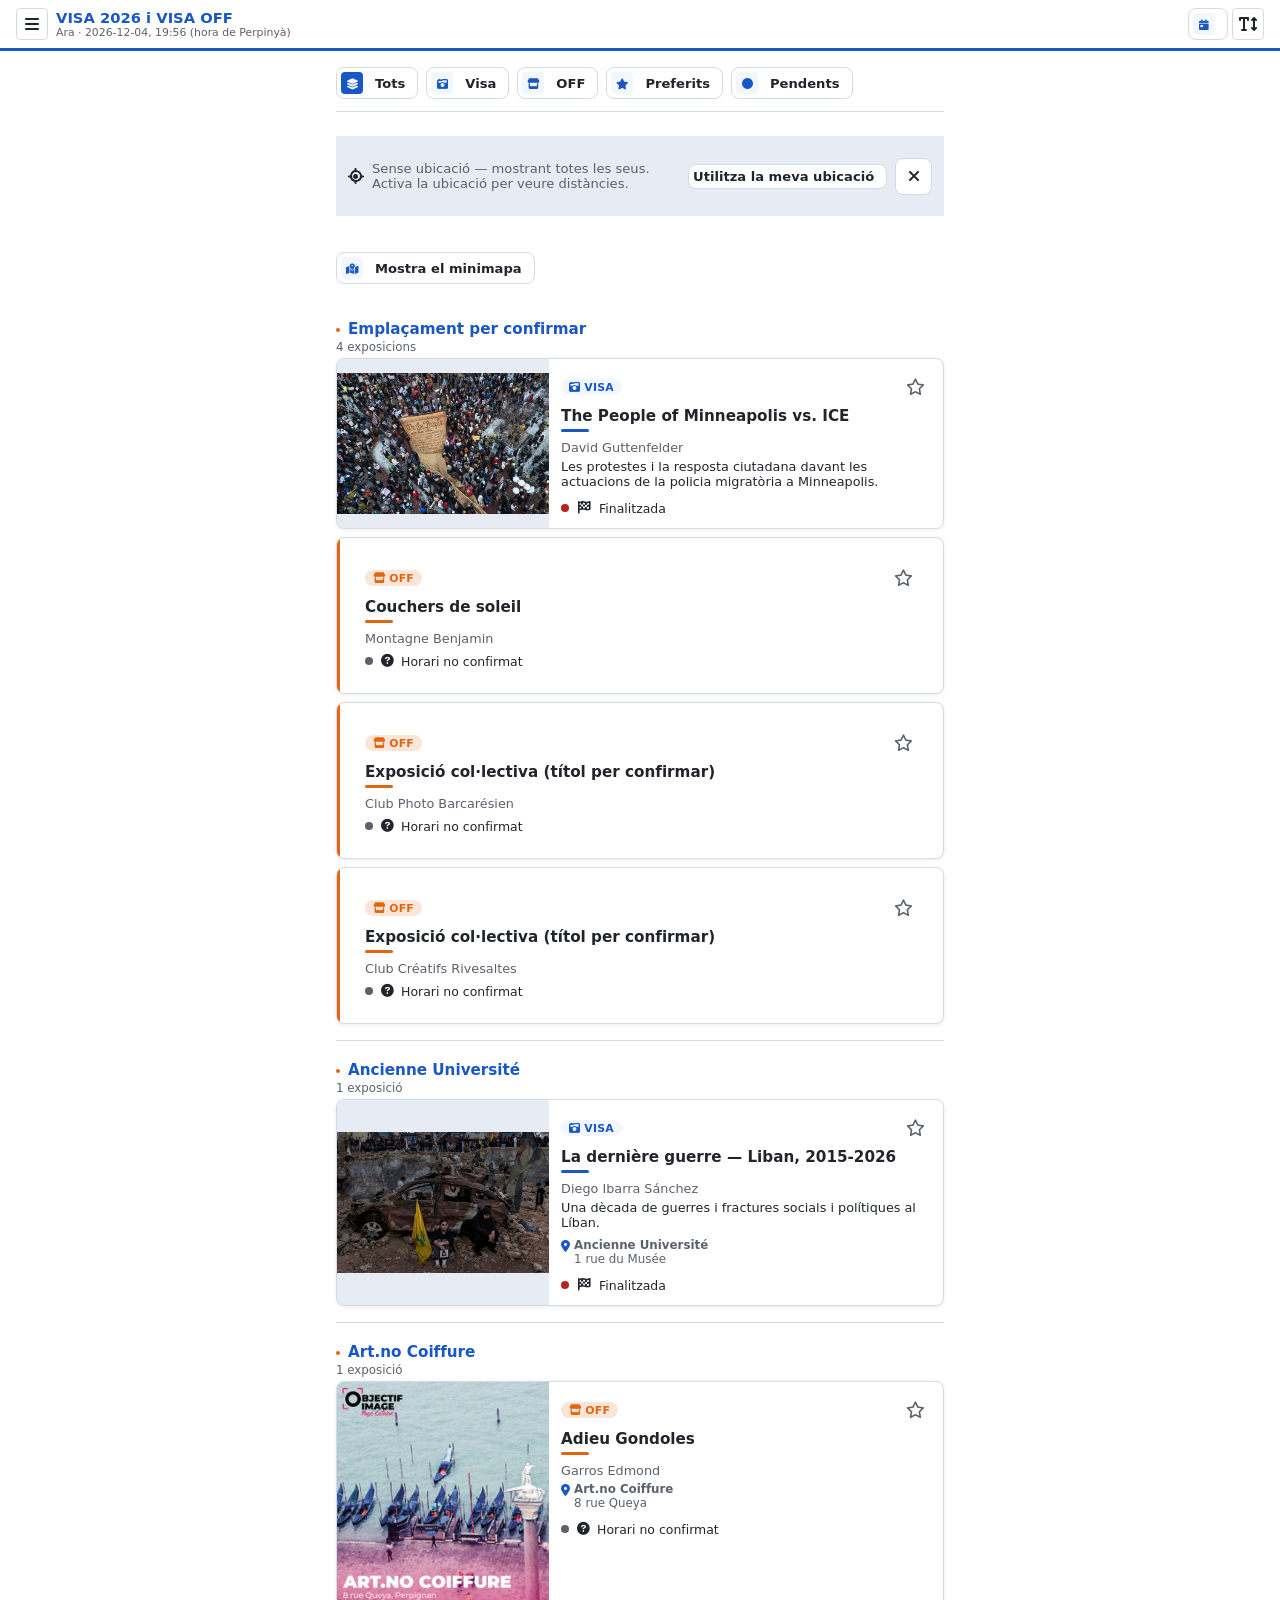
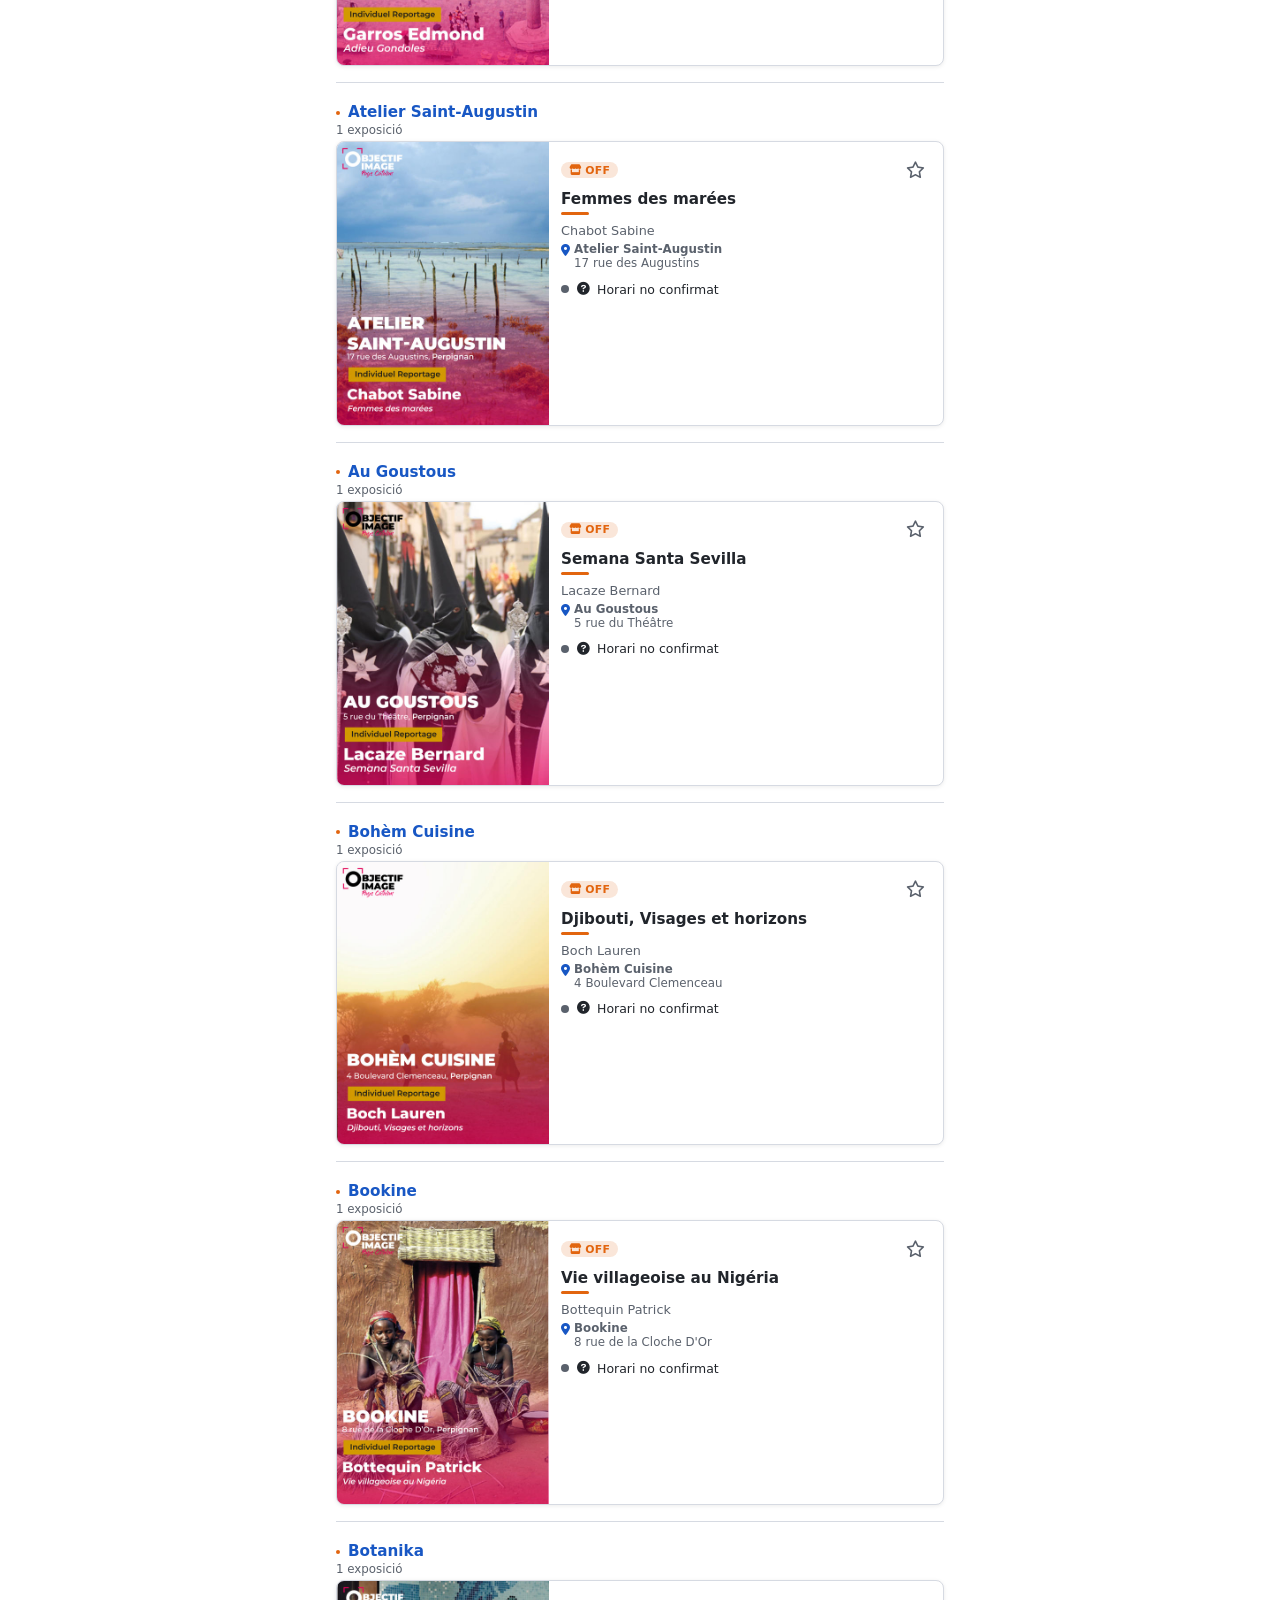
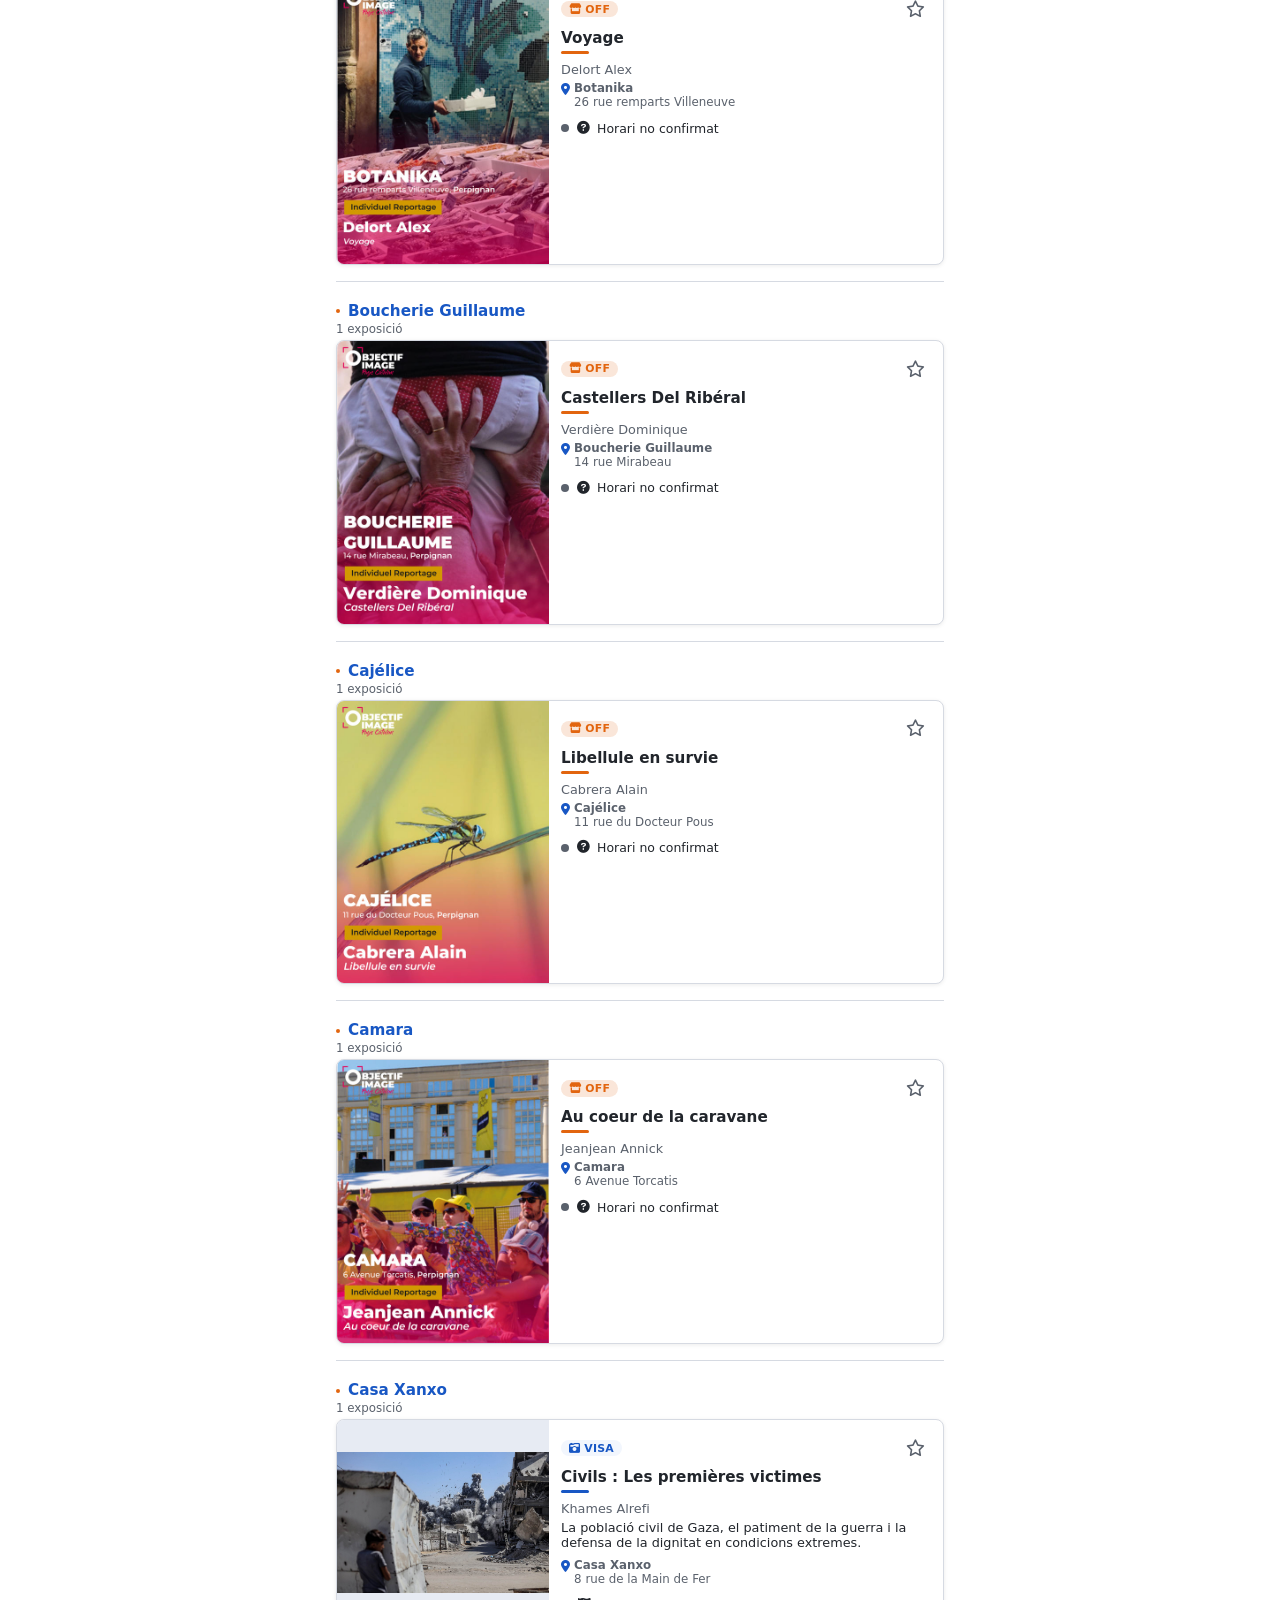
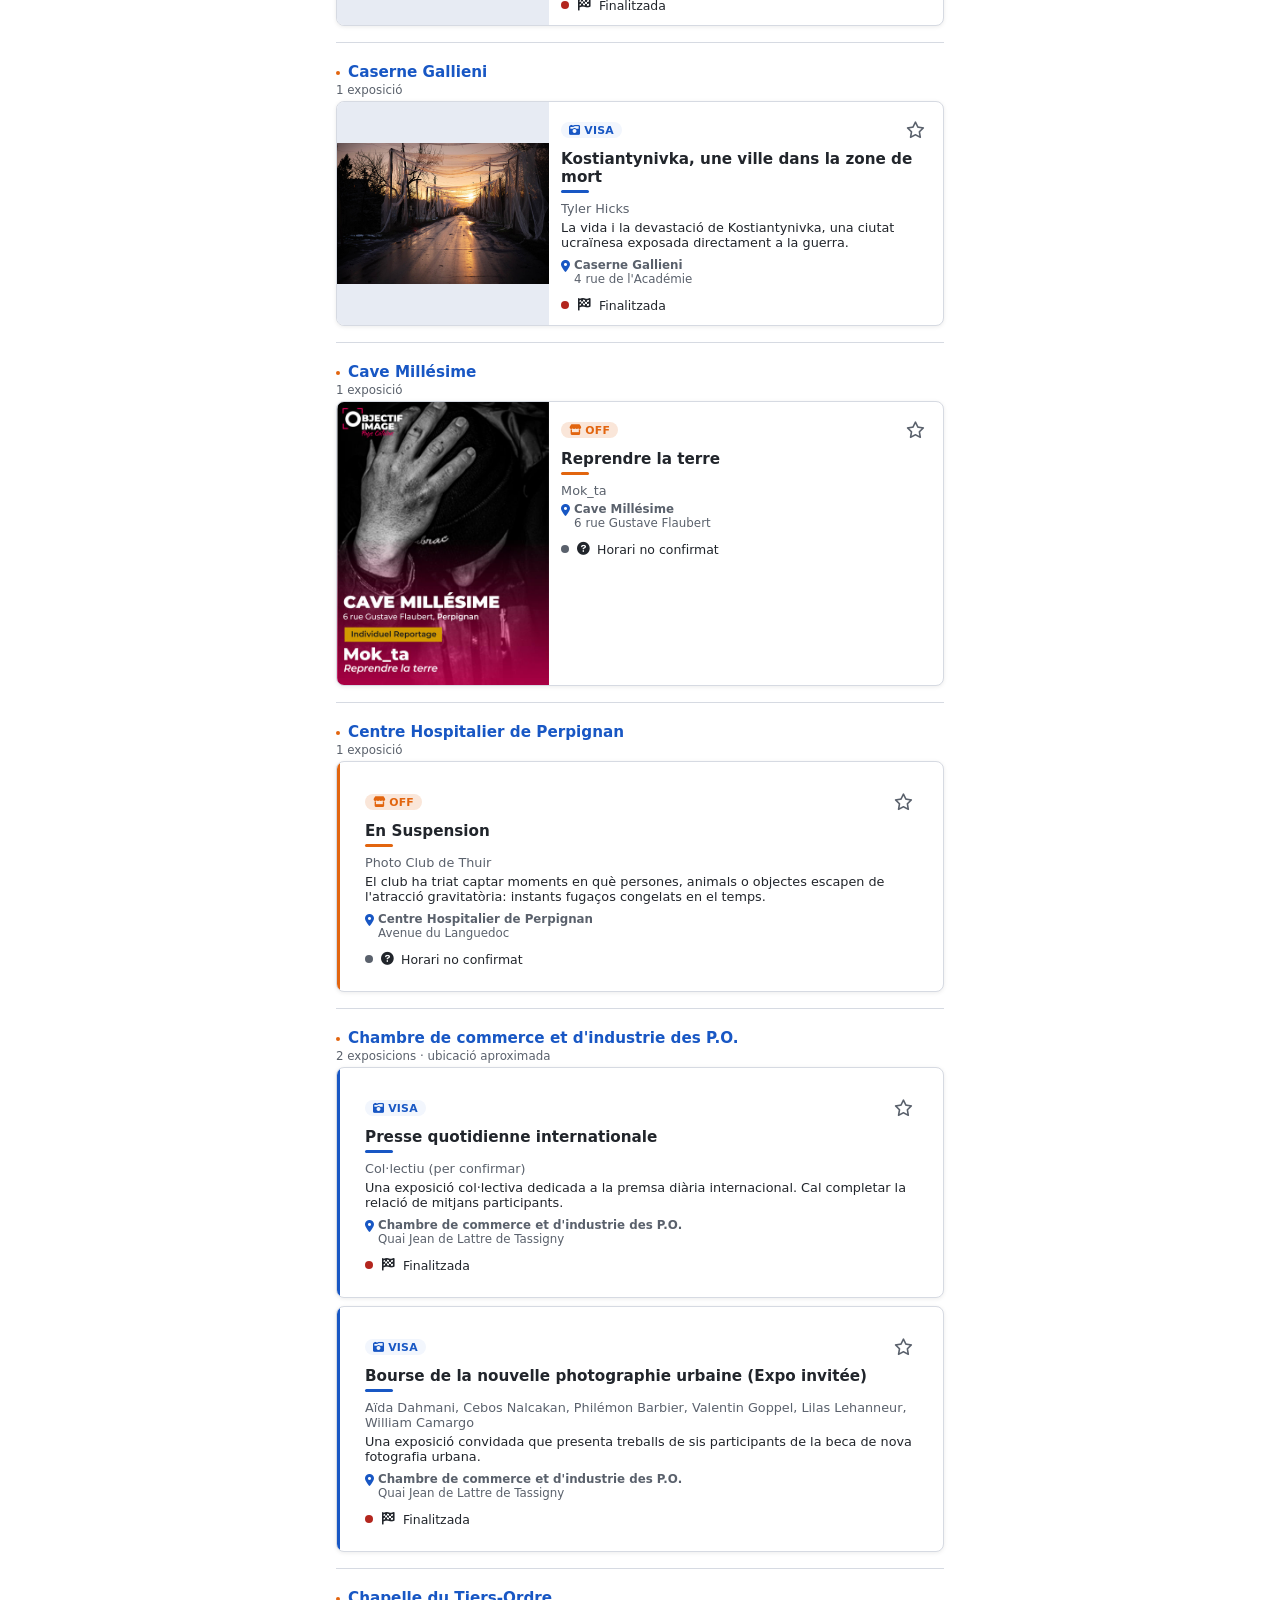
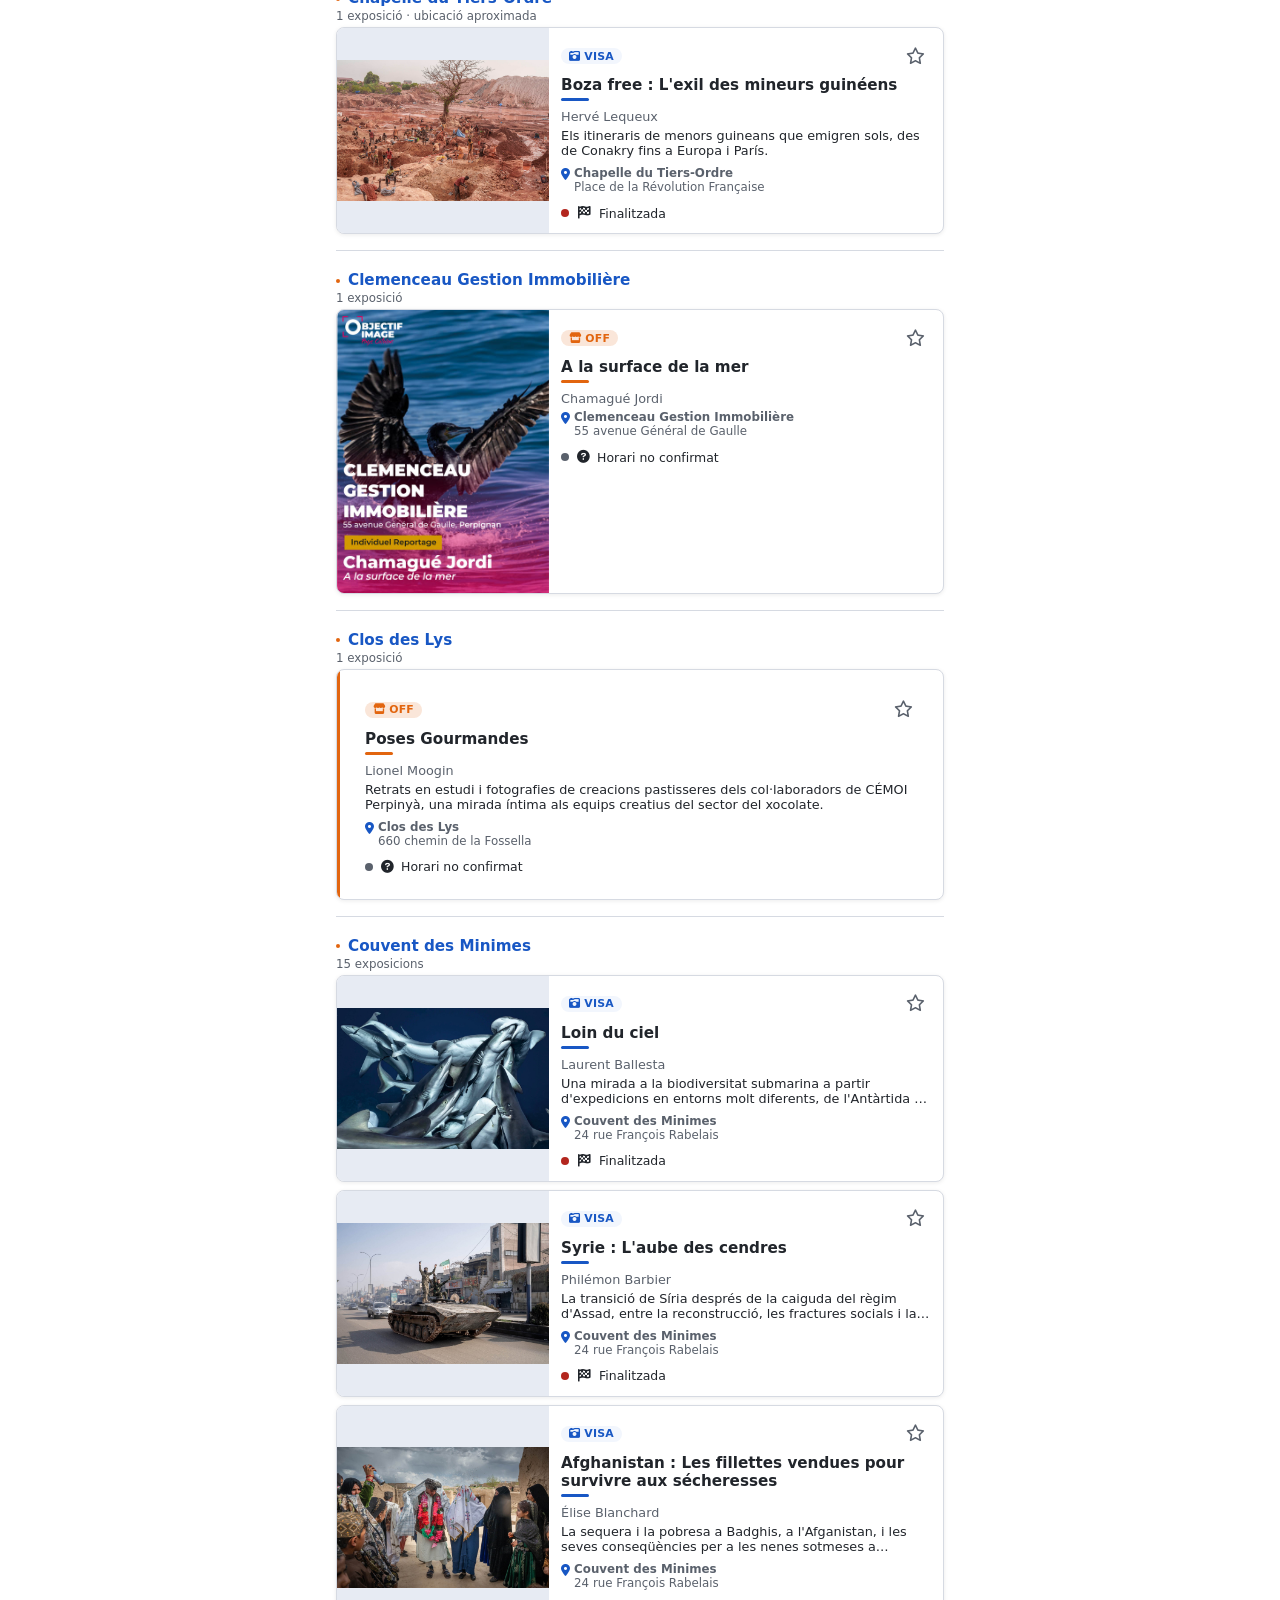
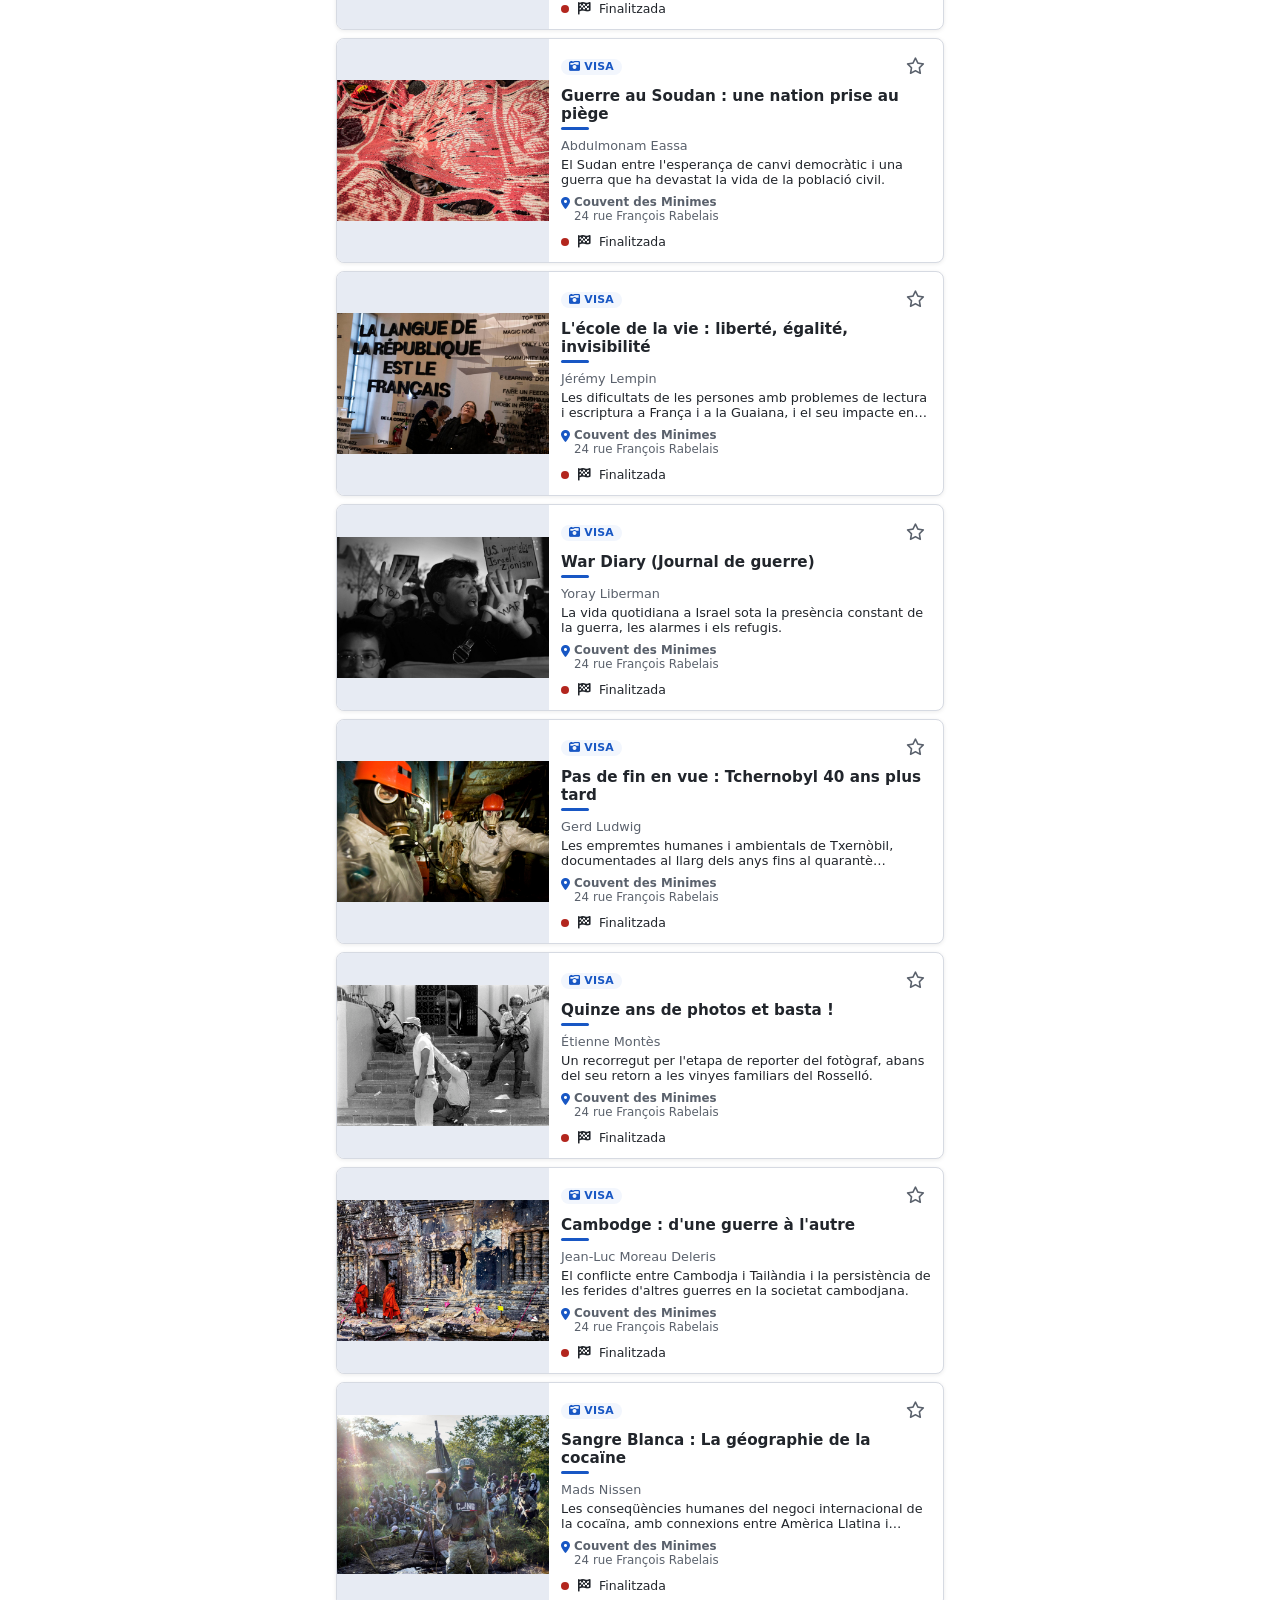
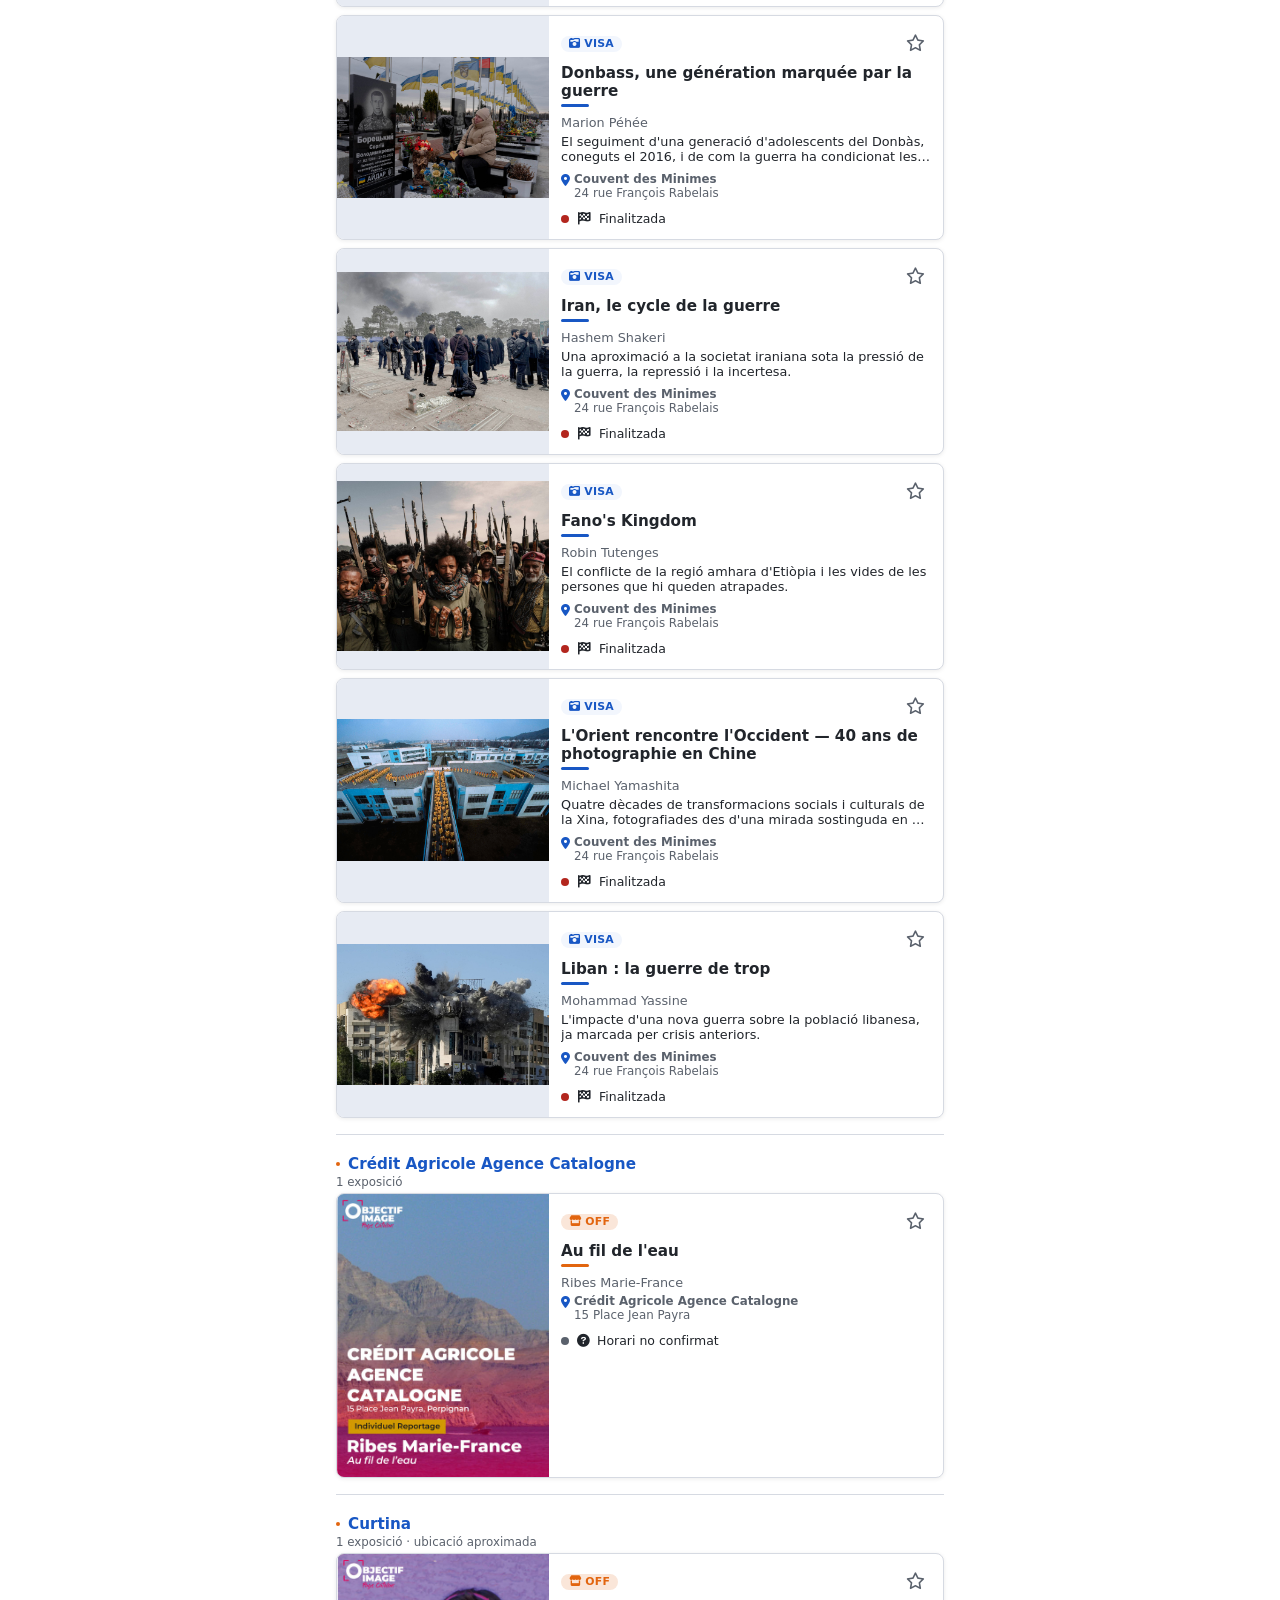
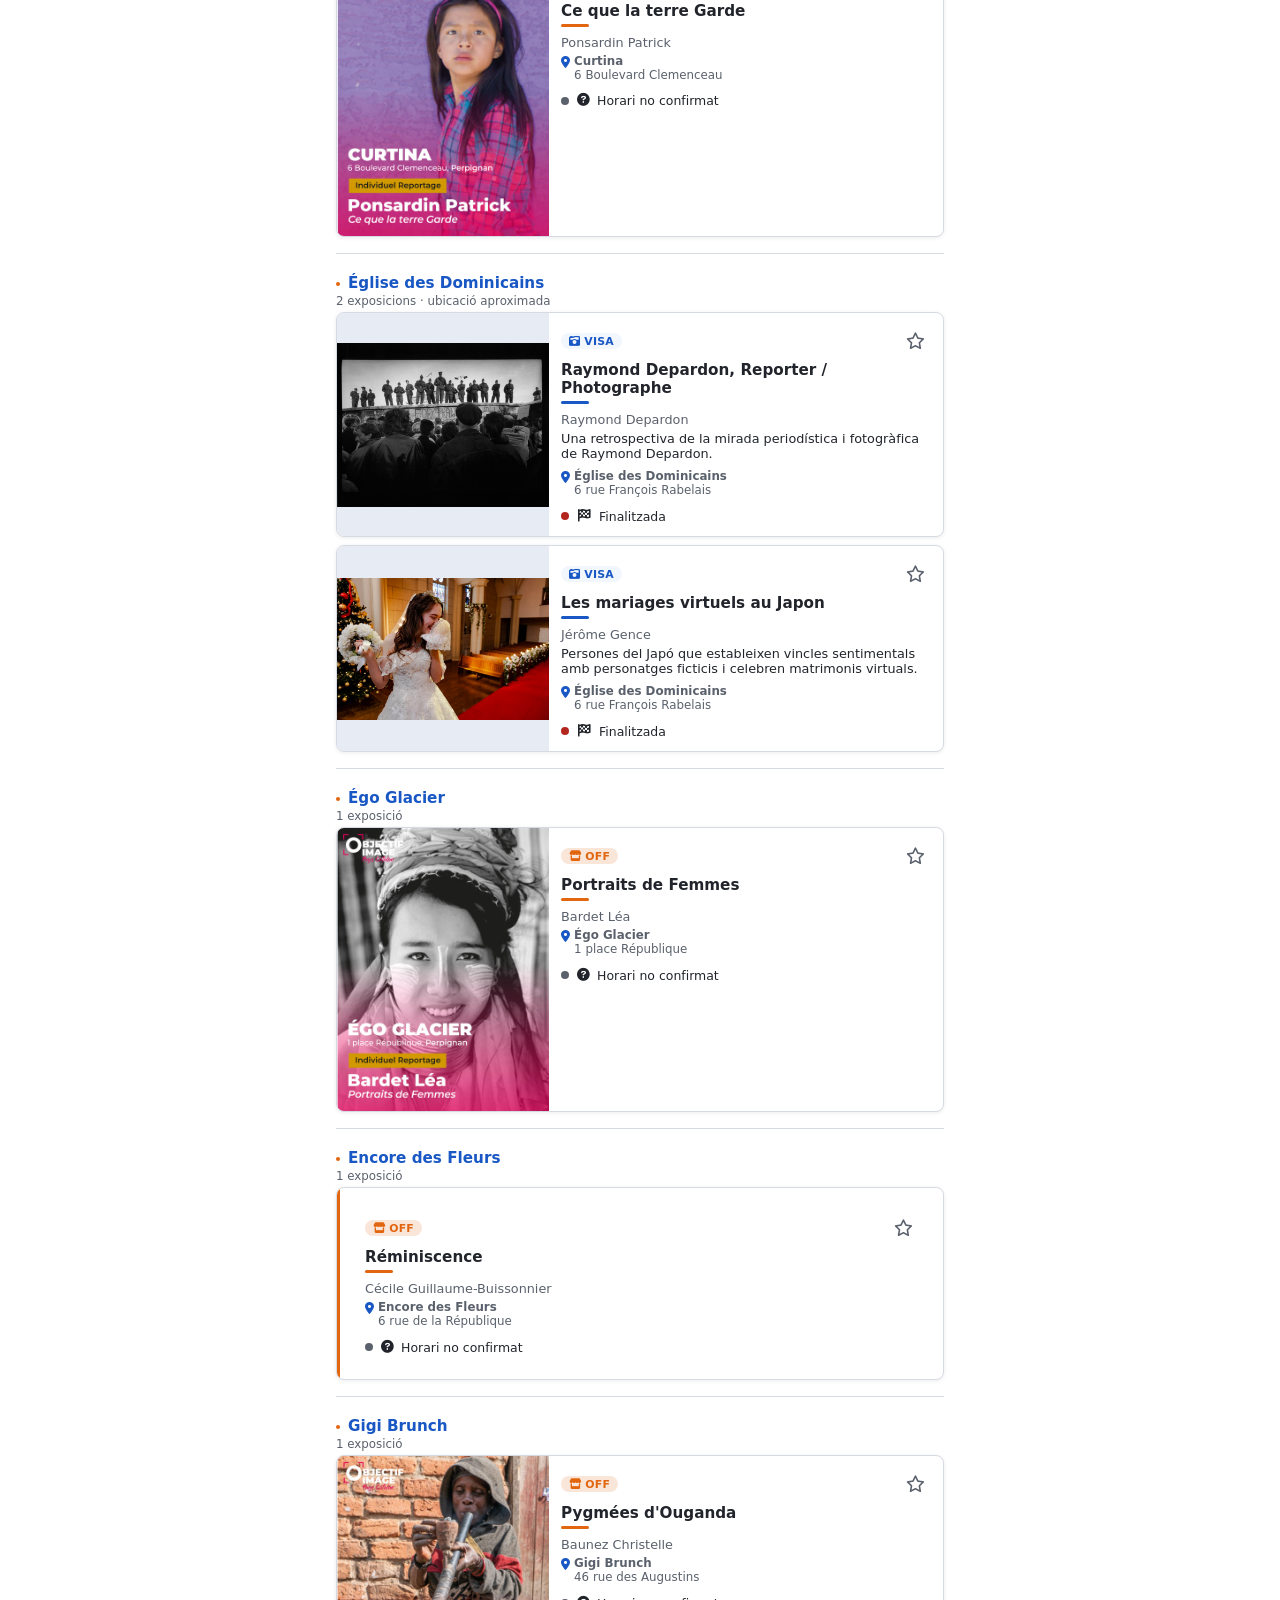
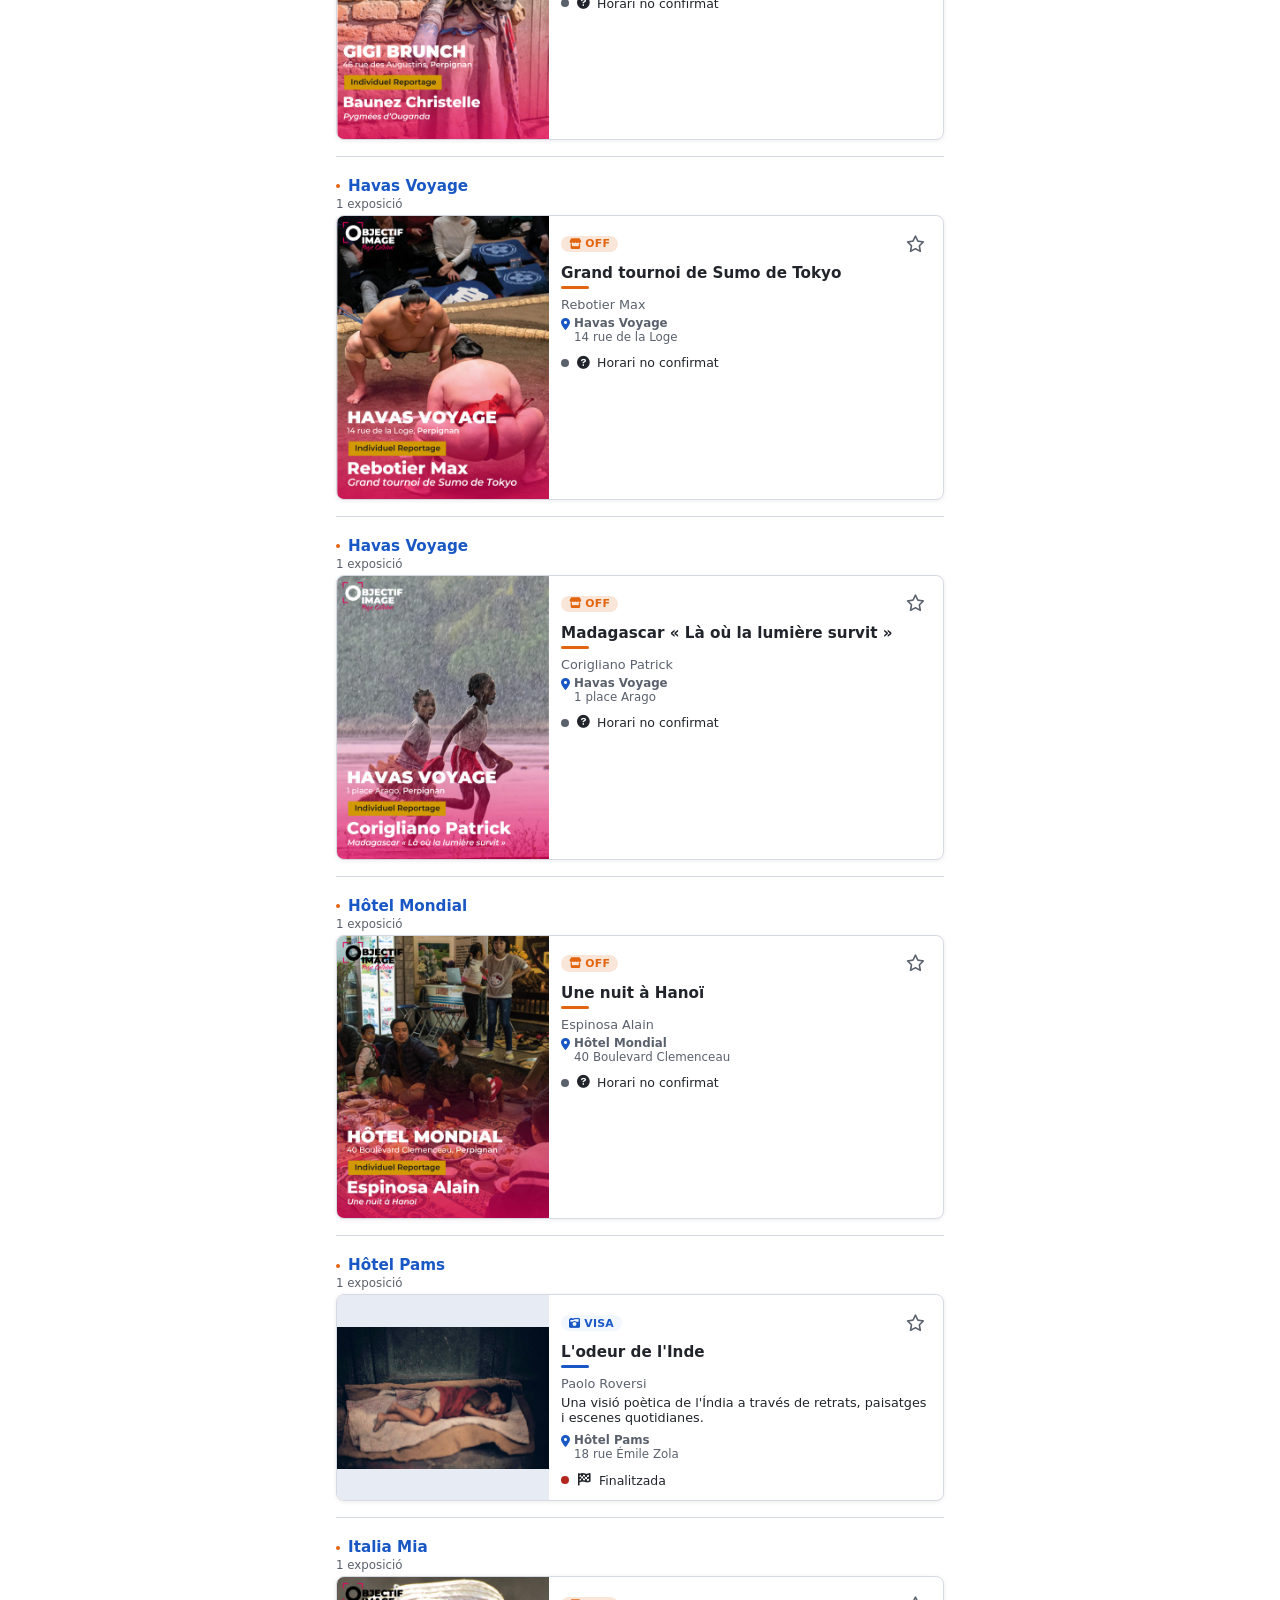
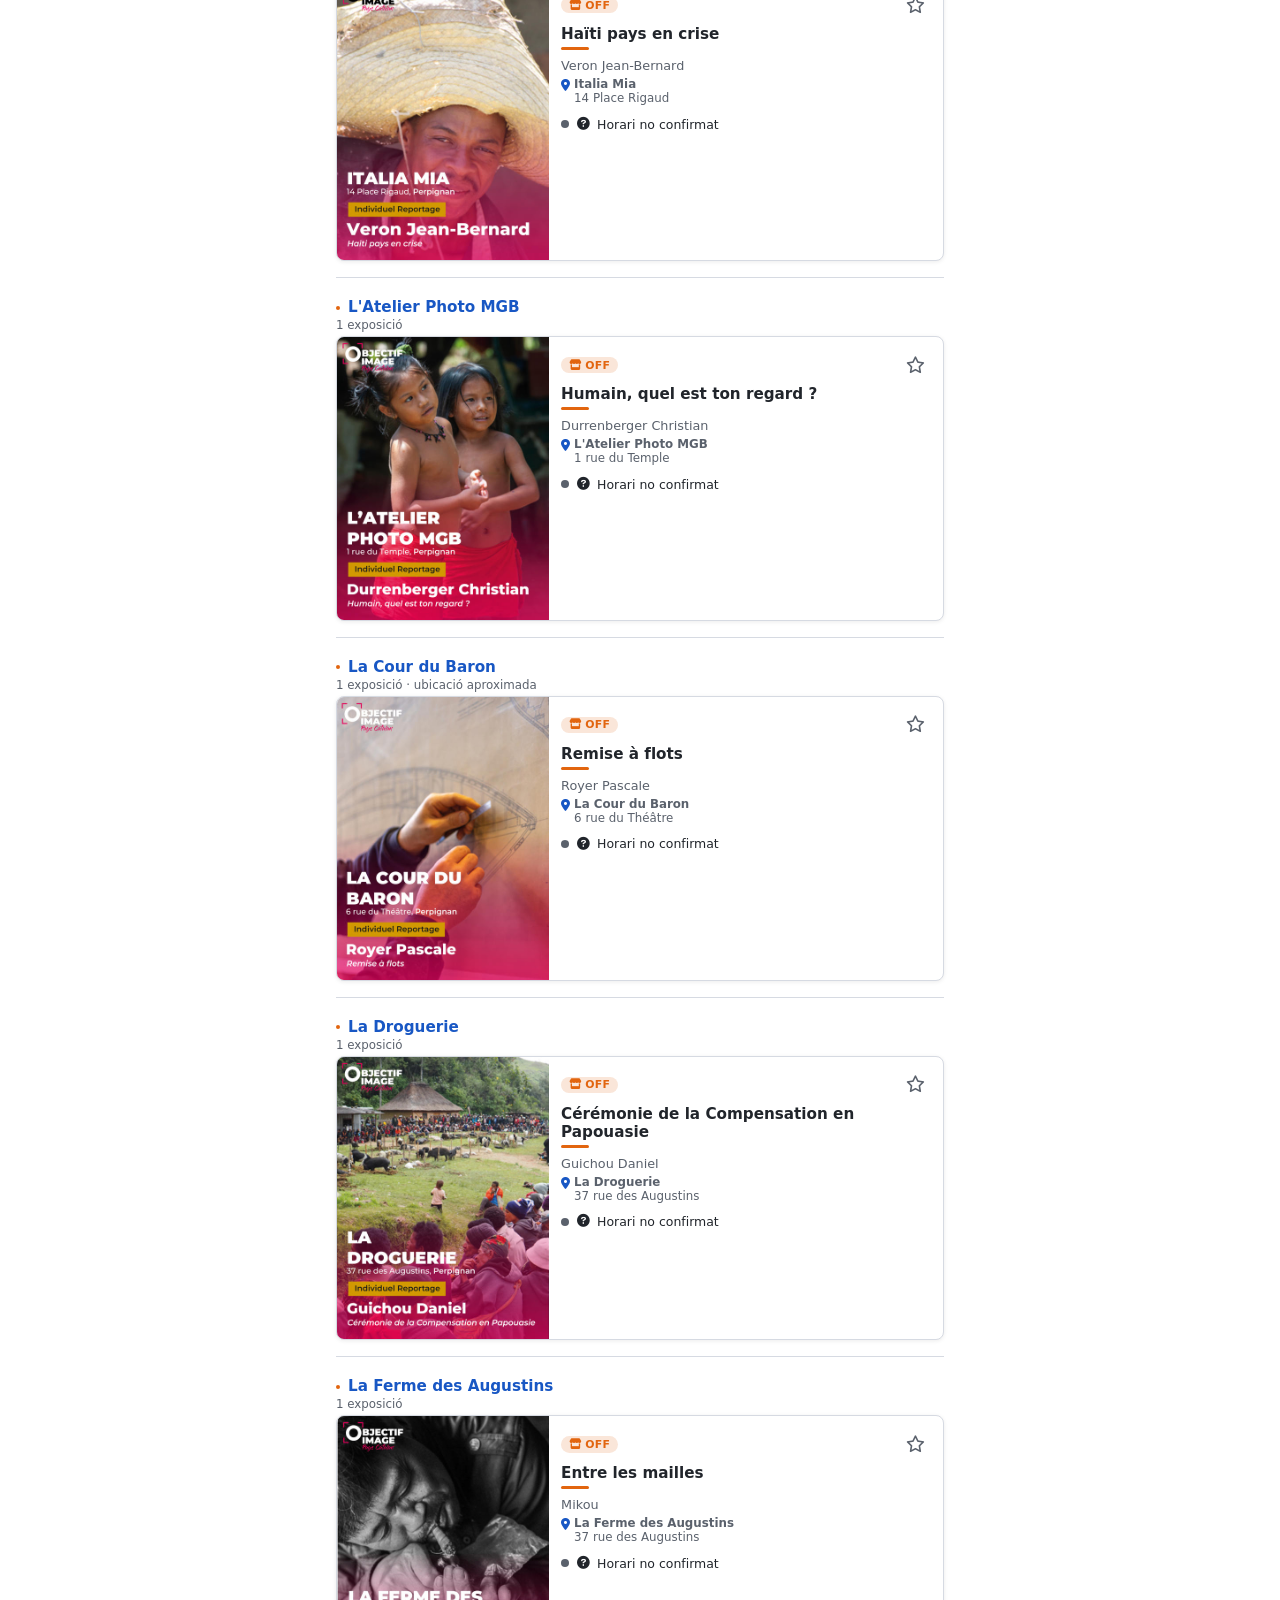
<file: index.html>
<!doctype html>
<html lang="ca" data-ds-skin="neutra">
<head>
  <meta charset="utf-8">
  <meta name="viewport" content="width=device-width, initial-scale=1, viewport-fit=cover">
  <title>A prop · Visa+OFF Perpinyà</title>
  <meta name="description" content="Guia independent (no oficial) de les exposicions de Visa pour l'Image i l'OFF a Perpinyà.">
  <link rel="manifest" href="manifest.json">
  <meta name="theme-color" content="#1857c4">
  <link rel="icon" href="assets/icons/icon.svg" type="image/svg+xml">
  <link rel="stylesheet" href="assets/fontawesome/css/all.min.css">
  <link rel="stylesheet" href="assets/css/tokens.css">
  <link rel="stylesheet" href="assets/css/skins/skin-neutra.css">
  <link rel="stylesheet" href="assets/css/base.css">
  <link rel="stylesheet" href="assets/css/layout.css">
  <link rel="stylesheet" href="assets/css/components/card.css">
  <link rel="stylesheet" href="assets/css/components/badge.css">
  <link rel="stylesheet" href="assets/css/components/status.css">
  <link rel="stylesheet" href="assets/css/components/button.css">
  <link rel="stylesheet" href="assets/css/components/empty.css">
  <link rel="stylesheet" href="assets/css/components/spinner.css">
  <link rel="stylesheet" href="assets/css/components/modal.css">
  <link rel="stylesheet" href="assets/css/components/tabbar.css">
  <link rel="stylesheet" href="assets/css/components/typography.css">
  <link rel="stylesheet" href="assets/css/app.css">
  <script src="assets/css/router.js"></script>
  <script src="assets/css/components/modal.js"></script>
  <script src="assets/css/components/tabbar.js"></script>
  <script src="js/config.js"></script>
</head>
<body>
  <a class="ds-skip-link" href="#main-content">Salta al contingut principal</a>

  <header class="voff-header-wrap">
    <div class="ds-site-header">
      <button class="ds-icon-button voff-header__menu-btn" id="btn-open-nav" type="button" aria-haspopup="dialog" aria-controls="dlg-nav" aria-label="Obre el menú de navegació">
        <i class="fa-solid fa-bars" aria-hidden="true"></i>
      </button>
      <div class="ds-site-header__text">
        <p class="ds-site-header__title">VISA 2026 i VISA OFF</p>
        <p class="ds-site-header__subtitle" id="voff-header-date">—</p>
      </div>
      <div class="voff-header__actions">
        <button class="ds-button ds-button--sm ds-button--ghost voff-header__date-btn" id="btn-open-plan" type="button" aria-haspopup="dialog" aria-controls="dlg-plan">
          <i class="fa-solid fa-calendar-day" aria-hidden="true"></i>
          <span class="voff-sr-only">Mode Ara / Planificar</span>
        </button>
        <button class="ds-icon-button voff-header__fontsize-btn" id="btn-fontsize" type="button" aria-label="Augmenta la mida de la lletra">
          <i class="fa-solid fa-text-height" aria-hidden="true"></i>
        </button>
      </div>
    </div>
  </header>

  <main id="main-content" class="ds-main" tabindex="-1">

    <div class="voff-filters" role="group" aria-label="Filtres" style="padding:0 0 var(--ds-space-3);">
      <button class="ds-button ds-button--sm" data-circuit-filter="tots" type="button"><i class="fa-solid fa-layer-group" aria-hidden="true"></i> Tots</button>
      <button class="ds-button ds-button--sm ds-button--ghost" data-circuit-filter="VISA" type="button"><i class="fa-solid fa-camera-retro" aria-hidden="true"></i> Visa</button>
      <button class="ds-button ds-button--sm ds-button--ghost" data-circuit-filter="OFF" type="button"><i class="fa-solid fa-store" aria-hidden="true"></i> OFF</button>
      <button class="ds-button ds-button--sm ds-button--ghost" id="btn-filter-preferits" type="button">
        <i class="fa-solid fa-star" aria-hidden="true"></i> Preferits
      </button>
      <button class="ds-button ds-button--sm ds-button--ghost" id="btn-filter-pendents" type="button">
        <i class="fa-solid fa-circle" aria-hidden="true"></i> Pendents
      </button>
    </div>

    <div class="voff-geo-bar" id="voff-geo-bar">
      <i class="fa-solid fa-location-crosshairs" aria-hidden="true"></i>
      <p class="voff-geo-bar__text" id="voff-geo-status">Sense ubicació — mostrant totes les seus. Activa la ubicació per veure distàncies.</p>
      <button class="ds-button ds-button--sm" id="btn-use-location" type="button">Utilitza la meva ubicació</button>
      <button class="ds-icon-button voff-geo-bar__close" id="btn-close-geo-bar" type="button" aria-label="Tanca l'avís d'ubicació">
        <i class="fa-solid fa-xmark" aria-hidden="true"></i>
      </button>
    </div>

    <details class="voff-minimap">
      <summary class="ds-button ds-button--sm ds-button--ghost" style="display:inline-flex; cursor:pointer;">
        <i class="fa-solid fa-map-location-dot" aria-hidden="true"></i> Mostra el minimapa
      </summary>
      <div class="voff-minimap__frame" id="voff-minimap-frame"></div>
    </details>

    <div id="voff-aprop-list" aria-live="polite">
      <p class="ds-text ds-text--sm ds-text--muted">Carregant el catàleg…</p>
    </div>

  </main>

  <!-- Tabbar amagada temporalment (app.css .ds-tabbar) — substituïda pel
       menú hamburguesa (#dlg-nav, més avall). Es deixa el codi tal com
       és per poder-la reactivar sense refer-la. -->
  <nav class="ds-tabbar" aria-label="Navegació principal">
    <a class="ds-tabbar__item" data-tab="explora" href="explora.html"><i class="fa-solid fa-magnifying-glass" aria-hidden="true"></i><span>Explora</span></a>
    <a class="ds-tabbar__item" data-tab="index" href="index.html"><i class="fa-solid fa-location-dot" aria-hidden="true"></i><span>A prop</span></a>
    <a class="ds-tabbar__item" data-tab="ruta" href="ruta.html"><i class="fa-solid fa-route" aria-hidden="true"></i><span>Ruta<span class="ds-tabbar__badge" id="voff-route-badge" hidden>0</span></span></a>
    <a class="ds-tabbar__item" data-tab="mapa" href="mapa.html"><i class="fa-solid fa-map" aria-hidden="true"></i><span>Mapa</span></a>
  </nav>

  <dialog class="ds-modal ds-modal--sm" id="dlg-nav" aria-labelledby="dlg-nav-title">
    <div class="ds-modal__header">
      <p class="ds-modal__title" id="dlg-nav-title">Menú</p>
      <button class="ds-icon-button" data-ds-modal-close aria-label="Tanca"><i class="fa-solid fa-xmark" aria-hidden="true"></i></button>
    </div>
    <div class="ds-modal__body">
      <nav class="voff-nav-menu" aria-label="Navegació principal">
        <a class="voff-nav-menu__item" data-nav-page="explora" href="explora.html">
          <span class="voff-nav-menu__icon"><i class="fa-solid fa-magnifying-glass" aria-hidden="true"></i></span>
          <span class="voff-nav-menu__text">
            <span class="voff-nav-menu__title">Explora</span>
            <span class="voff-nav-menu__desc">Cerca i filtra tot el catàleg de Visa i l'OFF.</span>
          </span>
        </a>
        <a class="voff-nav-menu__item" data-nav-page="index" href="index.html">
          <span class="voff-nav-menu__icon"><i class="fa-solid fa-location-dot" aria-hidden="true"></i></span>
          <span class="voff-nav-menu__text">
            <span class="voff-nav-menu__title">A prop</span>
            <span class="voff-nav-menu__desc">Exposicions properes, ara mateix o planificant una visita.</span>
          </span>
        </a>
        <a class="voff-nav-menu__item" data-nav-page="ruta" href="ruta.html">
          <span class="voff-nav-menu__icon"><i class="fa-solid fa-route" aria-hidden="true"></i></span>
          <span class="voff-nav-menu__text">
            <span class="voff-nav-menu__title">Ruta</span>
            <span class="voff-nav-menu__desc">La teva selecció d'exposicions, agrupada per seu i amb un ordre suggerit.</span>
          </span>
        </a>
        <a class="voff-nav-menu__item" data-nav-page="mapa" href="mapa.html">
          <span class="voff-nav-menu__icon"><i class="fa-solid fa-map" aria-hidden="true"></i></span>
          <span class="voff-nav-menu__text">
            <span class="voff-nav-menu__title">Mapa</span>
            <span class="voff-nav-menu__desc">Tots els emplaçaments amb coordenades verificades.</span>
          </span>
        </a>
      </nav>
    </div>
  </dialog>

  <dialog class="ds-modal ds-modal--sm" id="dlg-plan" aria-labelledby="dlg-plan-title">
    <div class="ds-modal__header">
      <p class="ds-modal__title" id="dlg-plan-title">Ara o planificar?</p>
      <button class="ds-icon-button" data-ds-modal-close aria-label="Tanca"><i class="fa-solid fa-xmark" aria-hidden="true"></i></button>
    </div>
    <div class="ds-modal__body">
      <div class="voff-plan-toggle" role="group" aria-label="Mode">
        <button class="ds-button ds-button--sm" id="btn-mode-ara" type="button">Ara</button>
        <button class="ds-button ds-button--sm ds-button--ghost" id="btn-mode-planificar" type="button">Planificar</button>
      </div>
      <div class="voff-plan-fields" id="voff-plan-fields" hidden>
        <div>
          <label class="ds-text ds-text--sm" for="voff-plan-date">Data</label>
          <input class="ds-input" type="date" id="voff-plan-date">
        </div>
        <div>
          <label class="ds-text ds-text--sm" for="voff-plan-time">Hora</label>
          <input class="ds-input" type="time" id="voff-plan-time">
        </div>
      </div>
      <p class="ds-text ds-text--sm ds-text--muted" style="margin-top:var(--ds-space-3);">Totes les hores són de Perpinyà (Europe/Paris), independentment del teu dispositiu.</p>
    </div>
  </dialog>

  <dialog class="ds-modal ds-modal--fit" id="dlg-fitxa" aria-labelledby="dlg-fitxa-title">
    <div class="ds-modal__header">
      <p class="ds-modal__title" id="dlg-fitxa-title">Fitxa d'exposició</p>
      <button class="ds-icon-button" data-ds-modal-close aria-label="Tanca"><i class="fa-solid fa-xmark" aria-hidden="true"></i></button>
    </div>
    <div class="ds-modal__body" id="dlg-fitxa-body"></div>
  </dialog>

  <script src="js/fontsize.js"></script>
  <script src="js/navmenu.js"></script>
  <script src="js/aprop.js"></script>
</body>
</html>
</file>
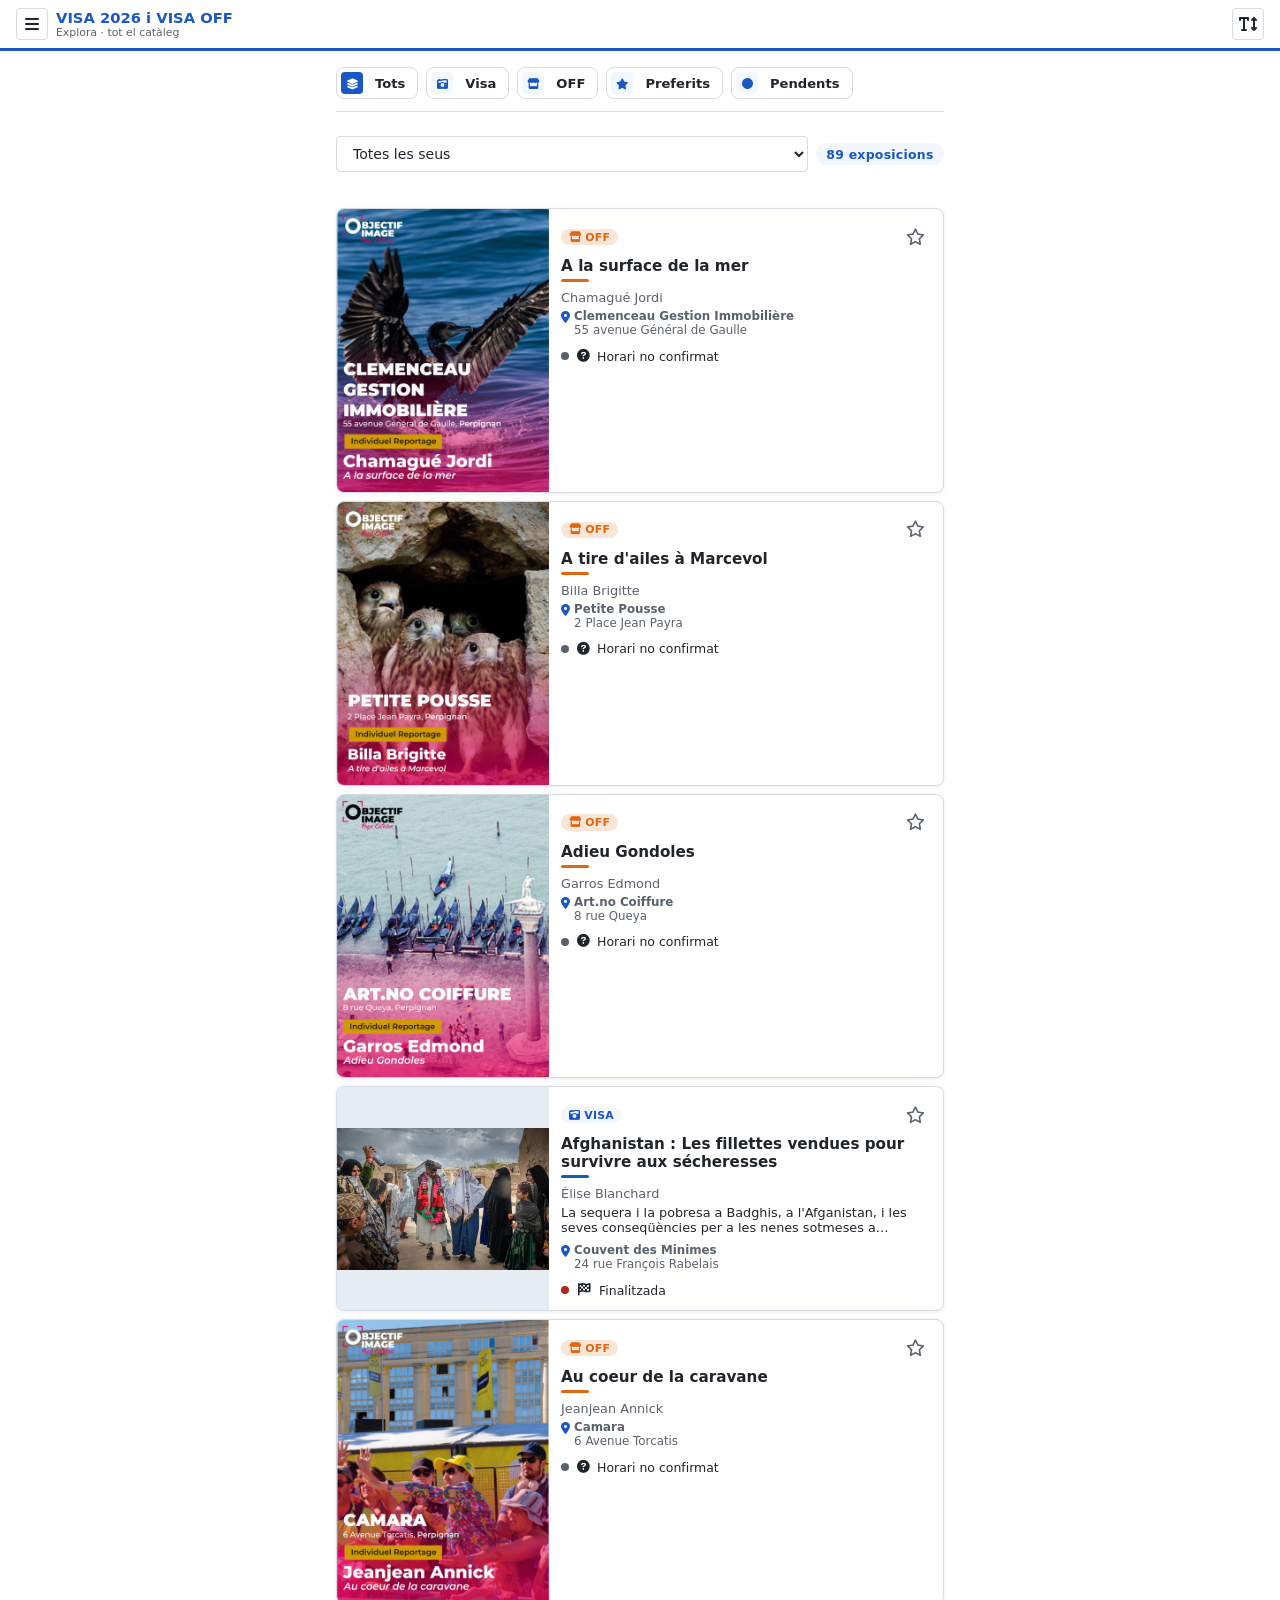
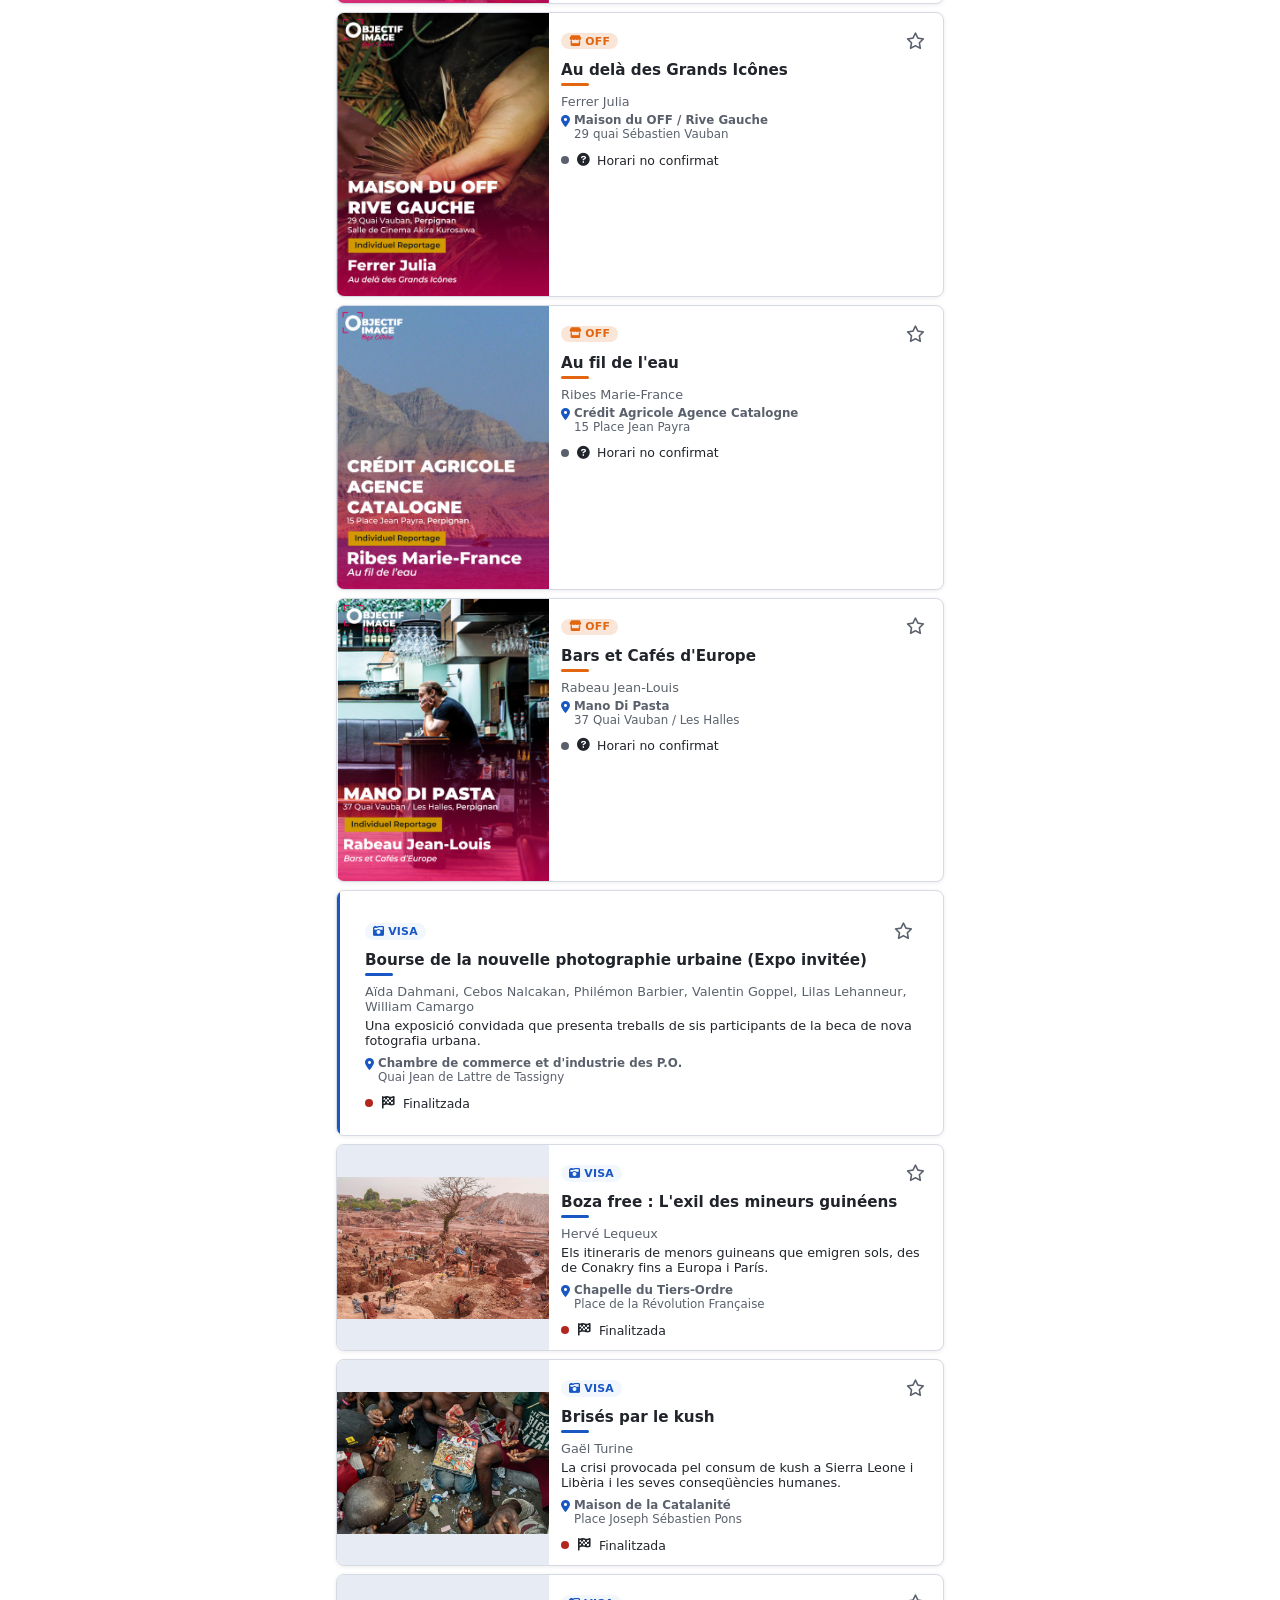
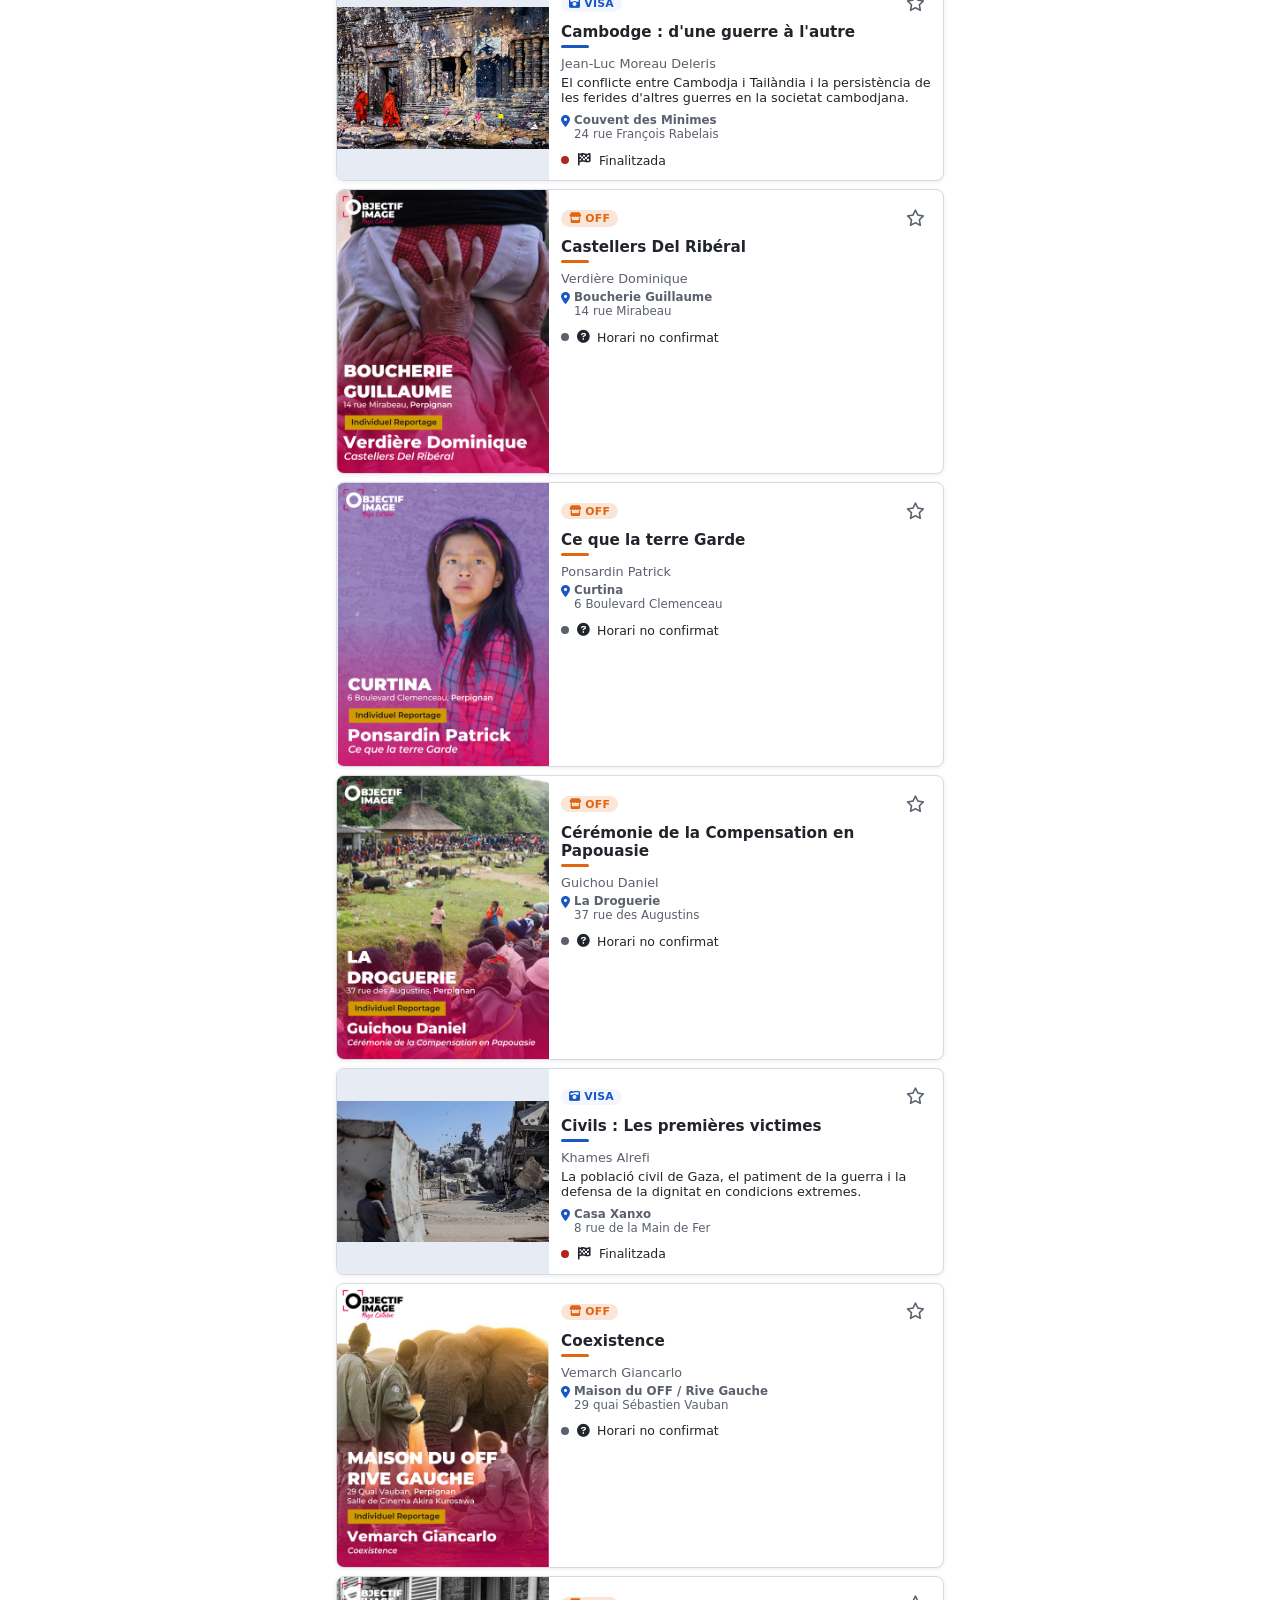
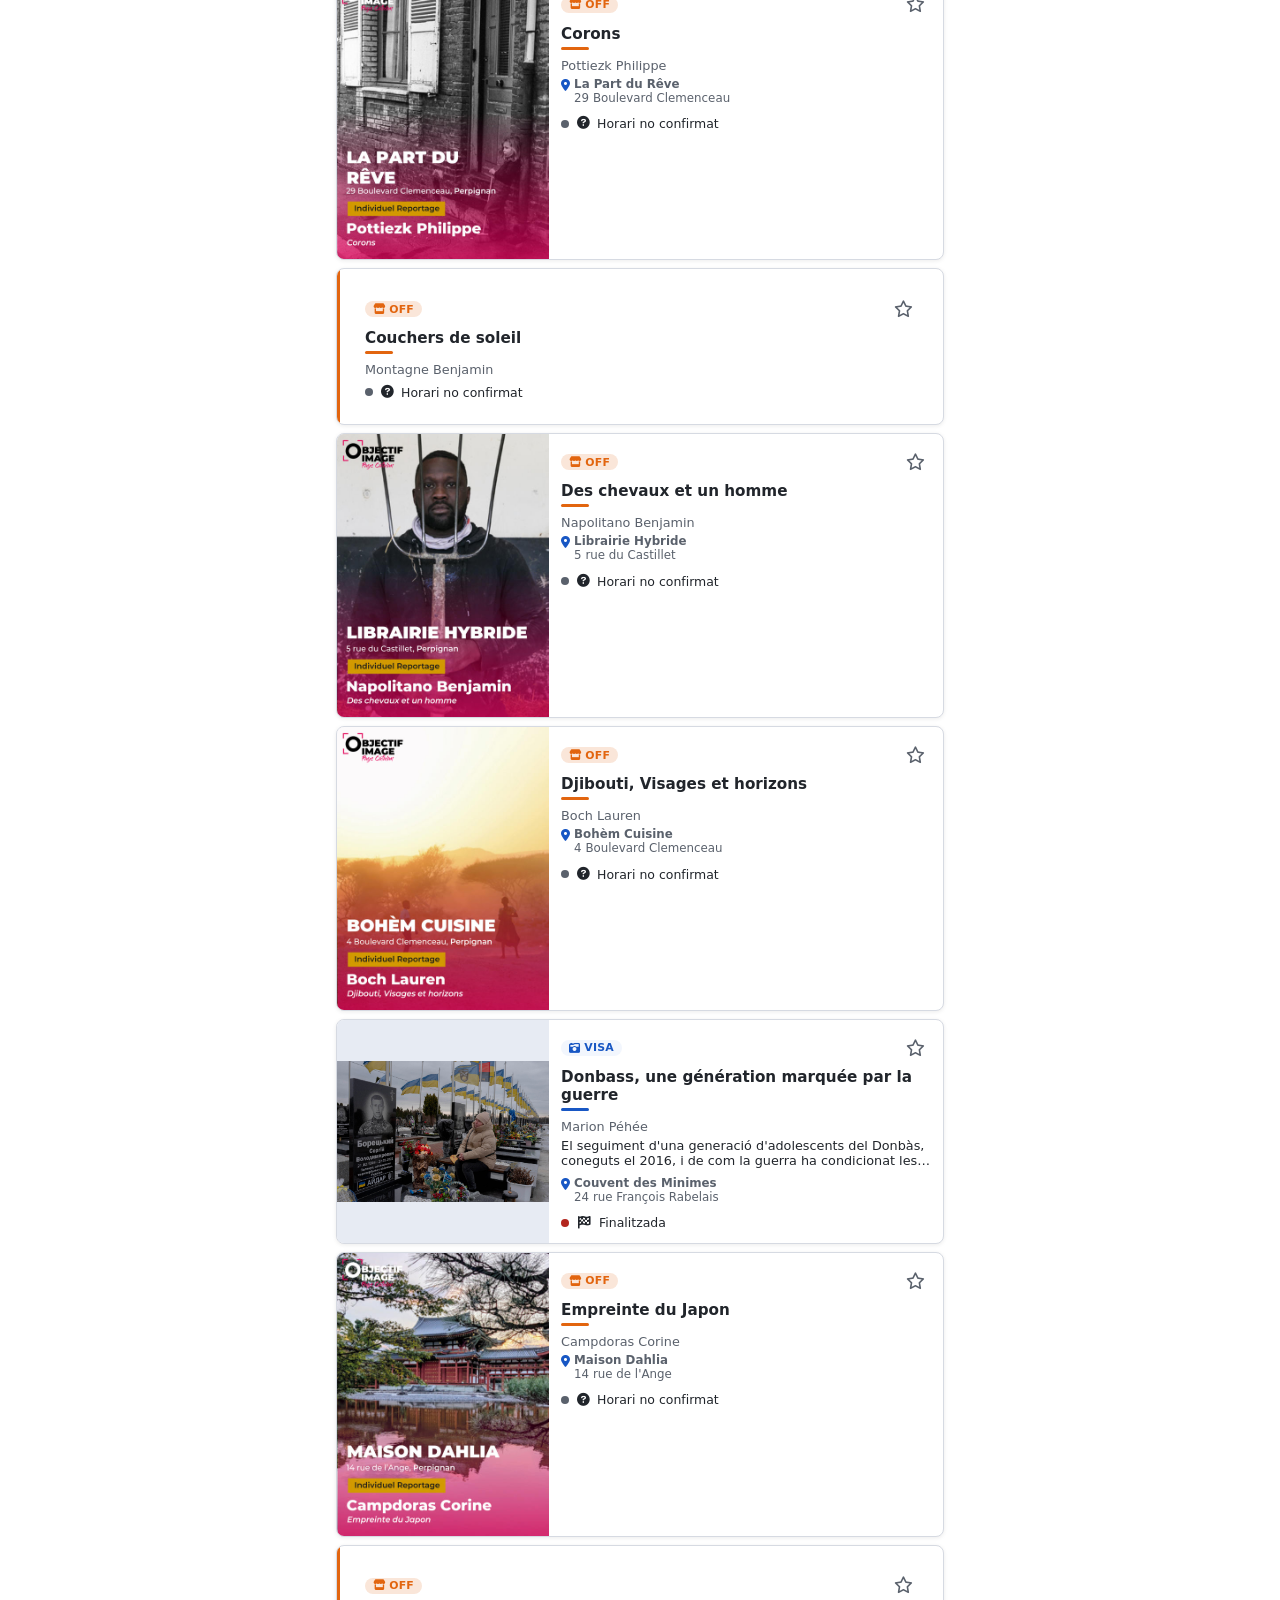
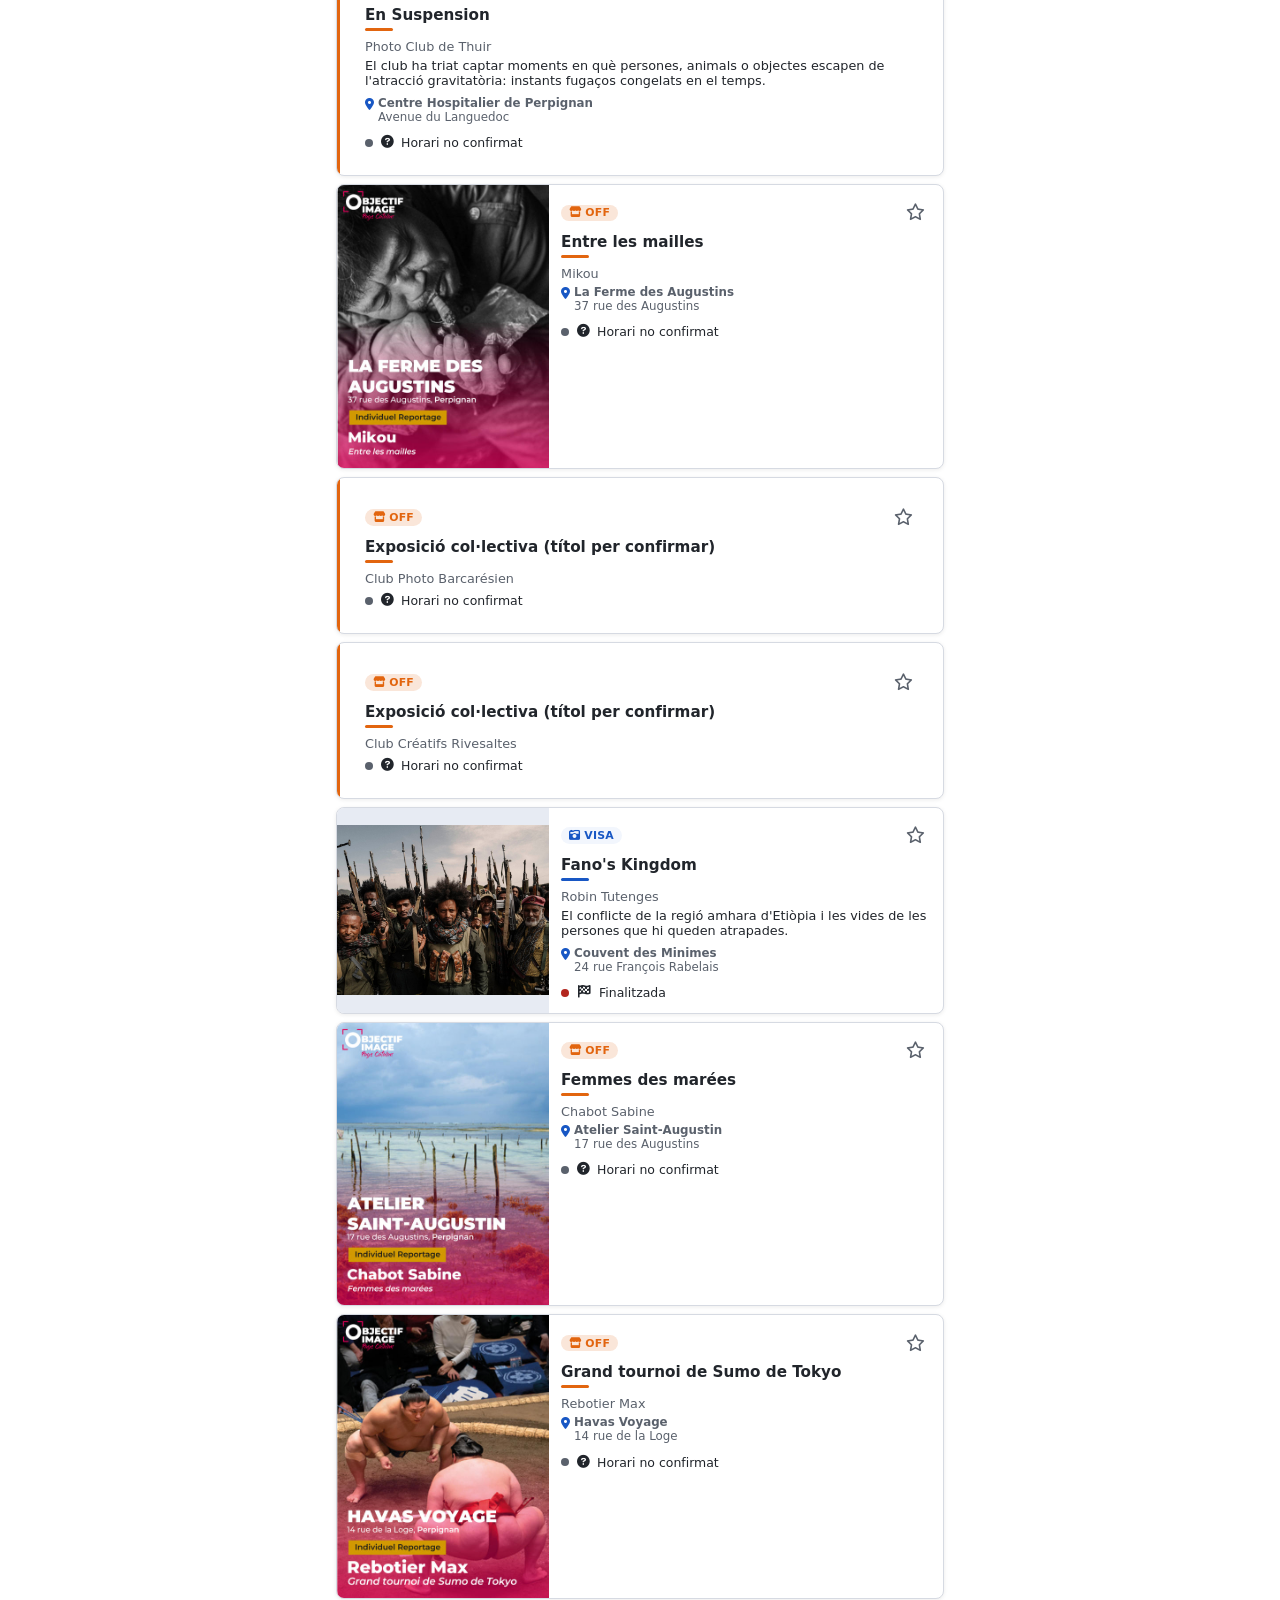
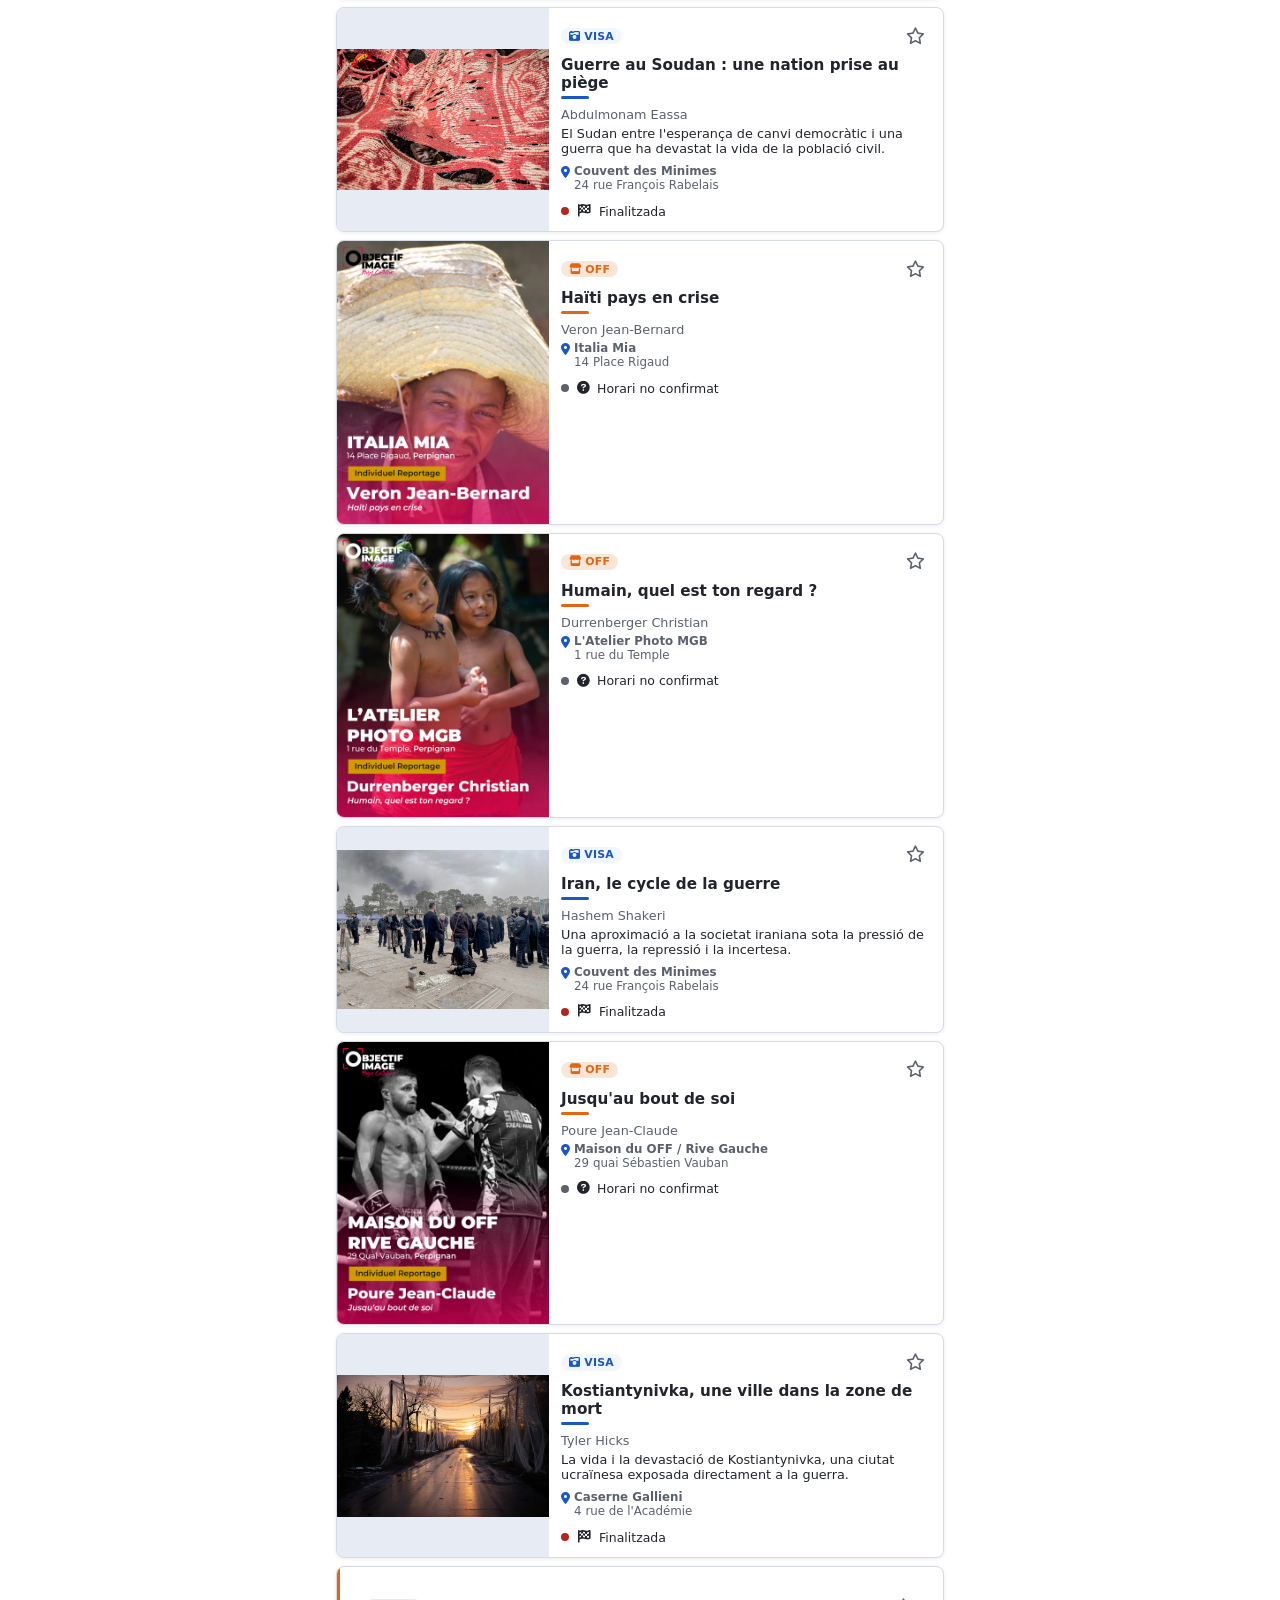
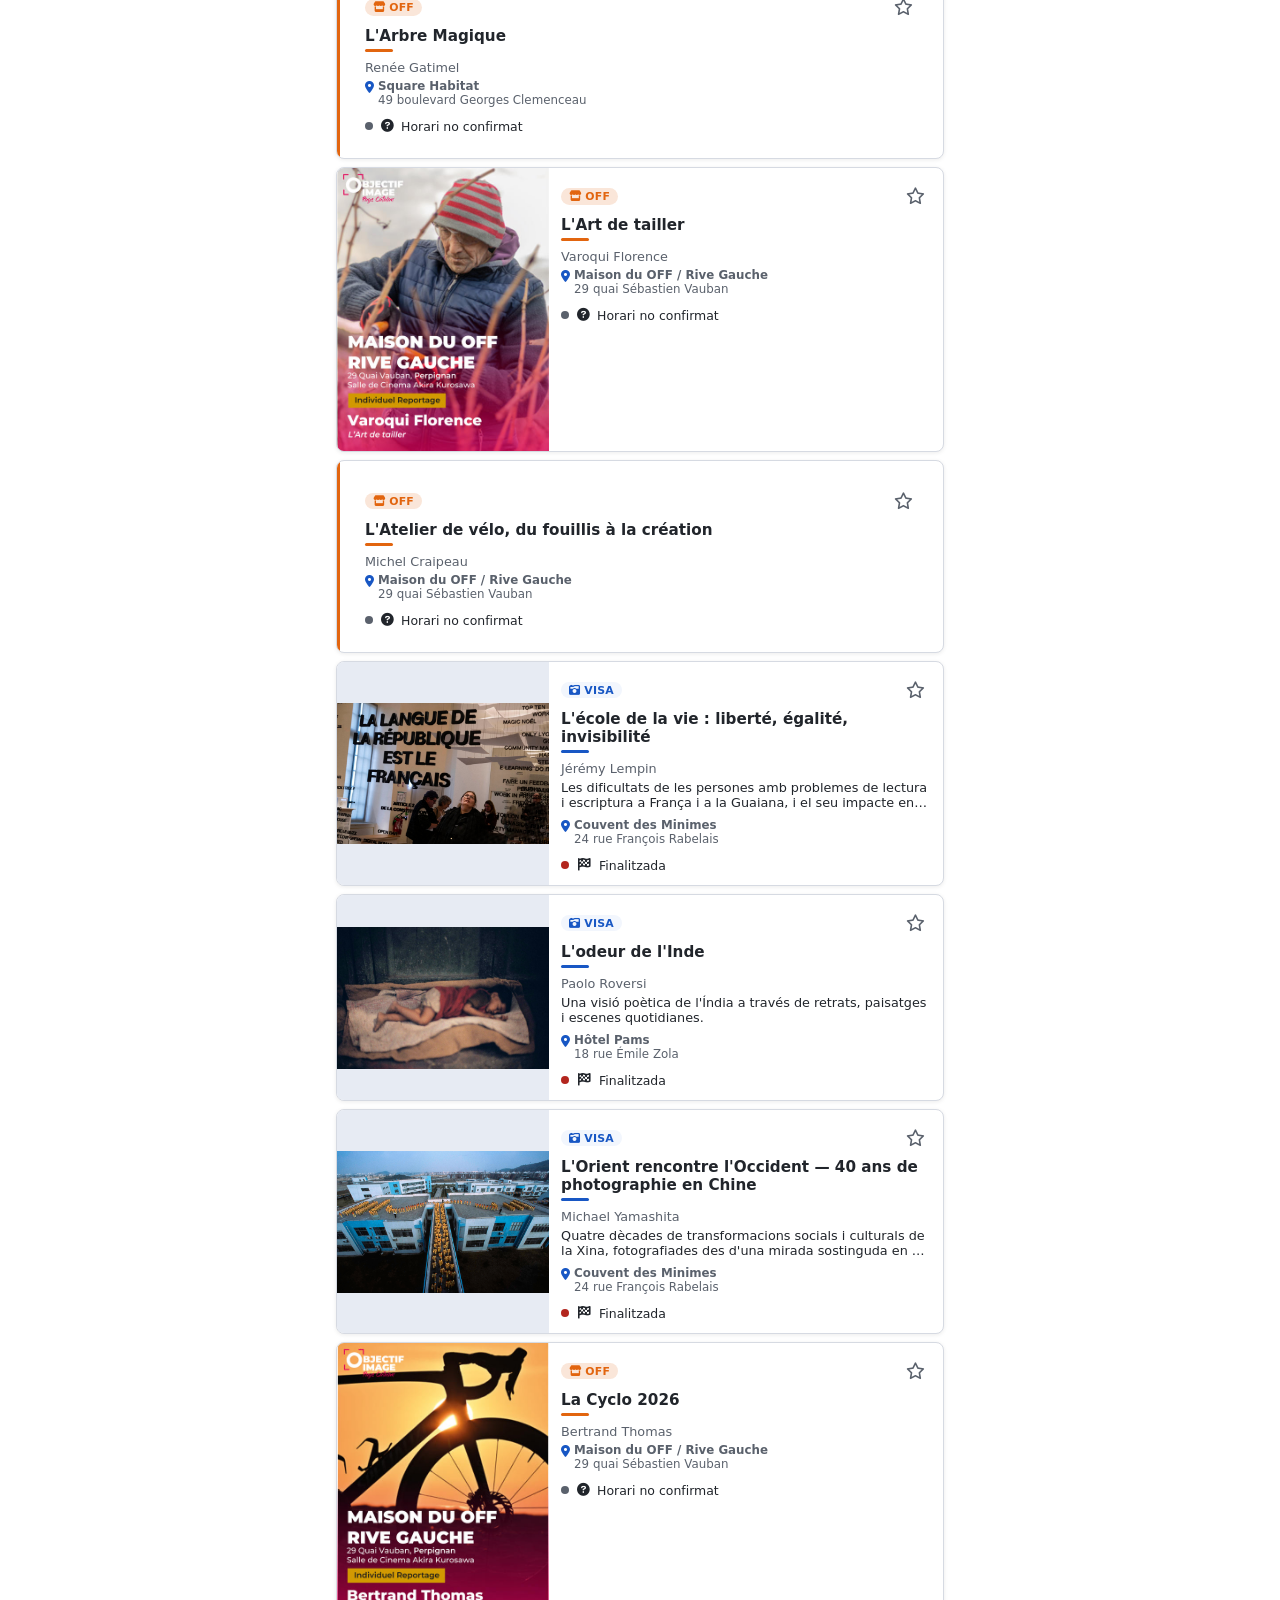
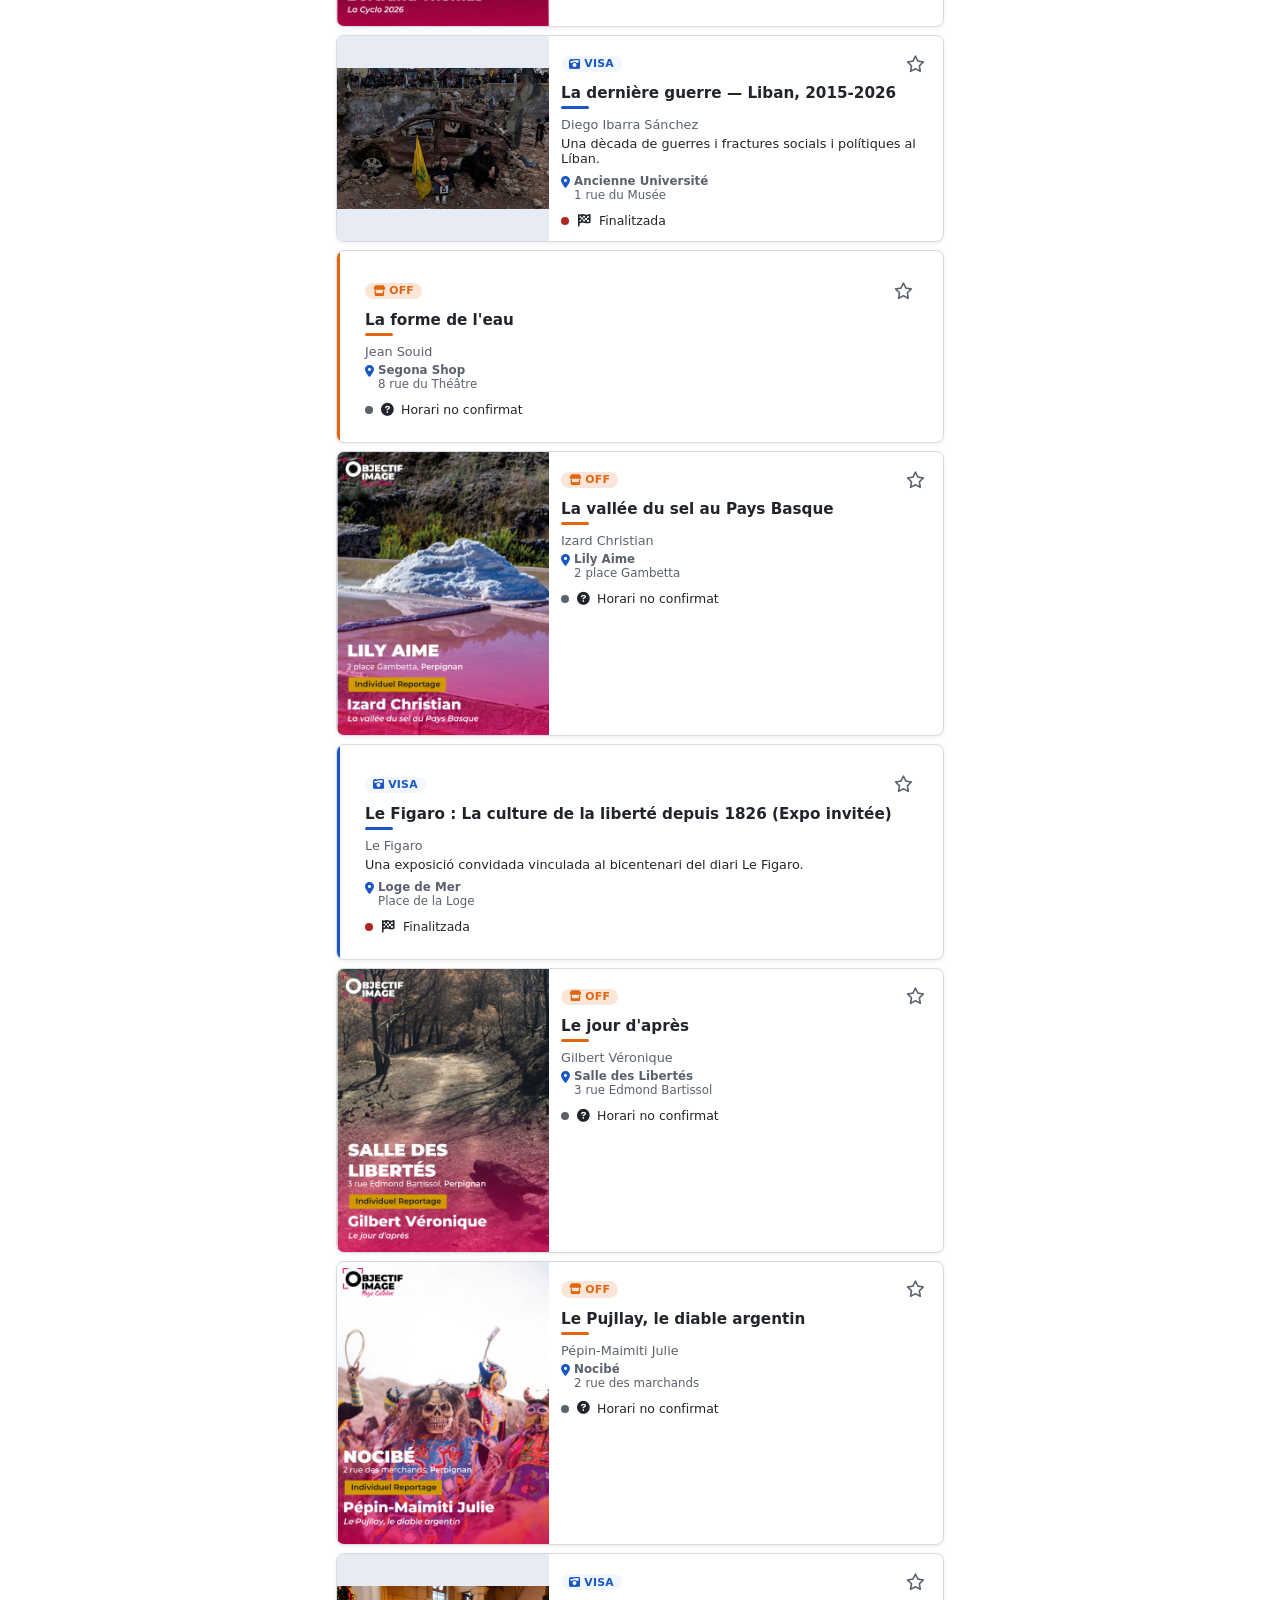
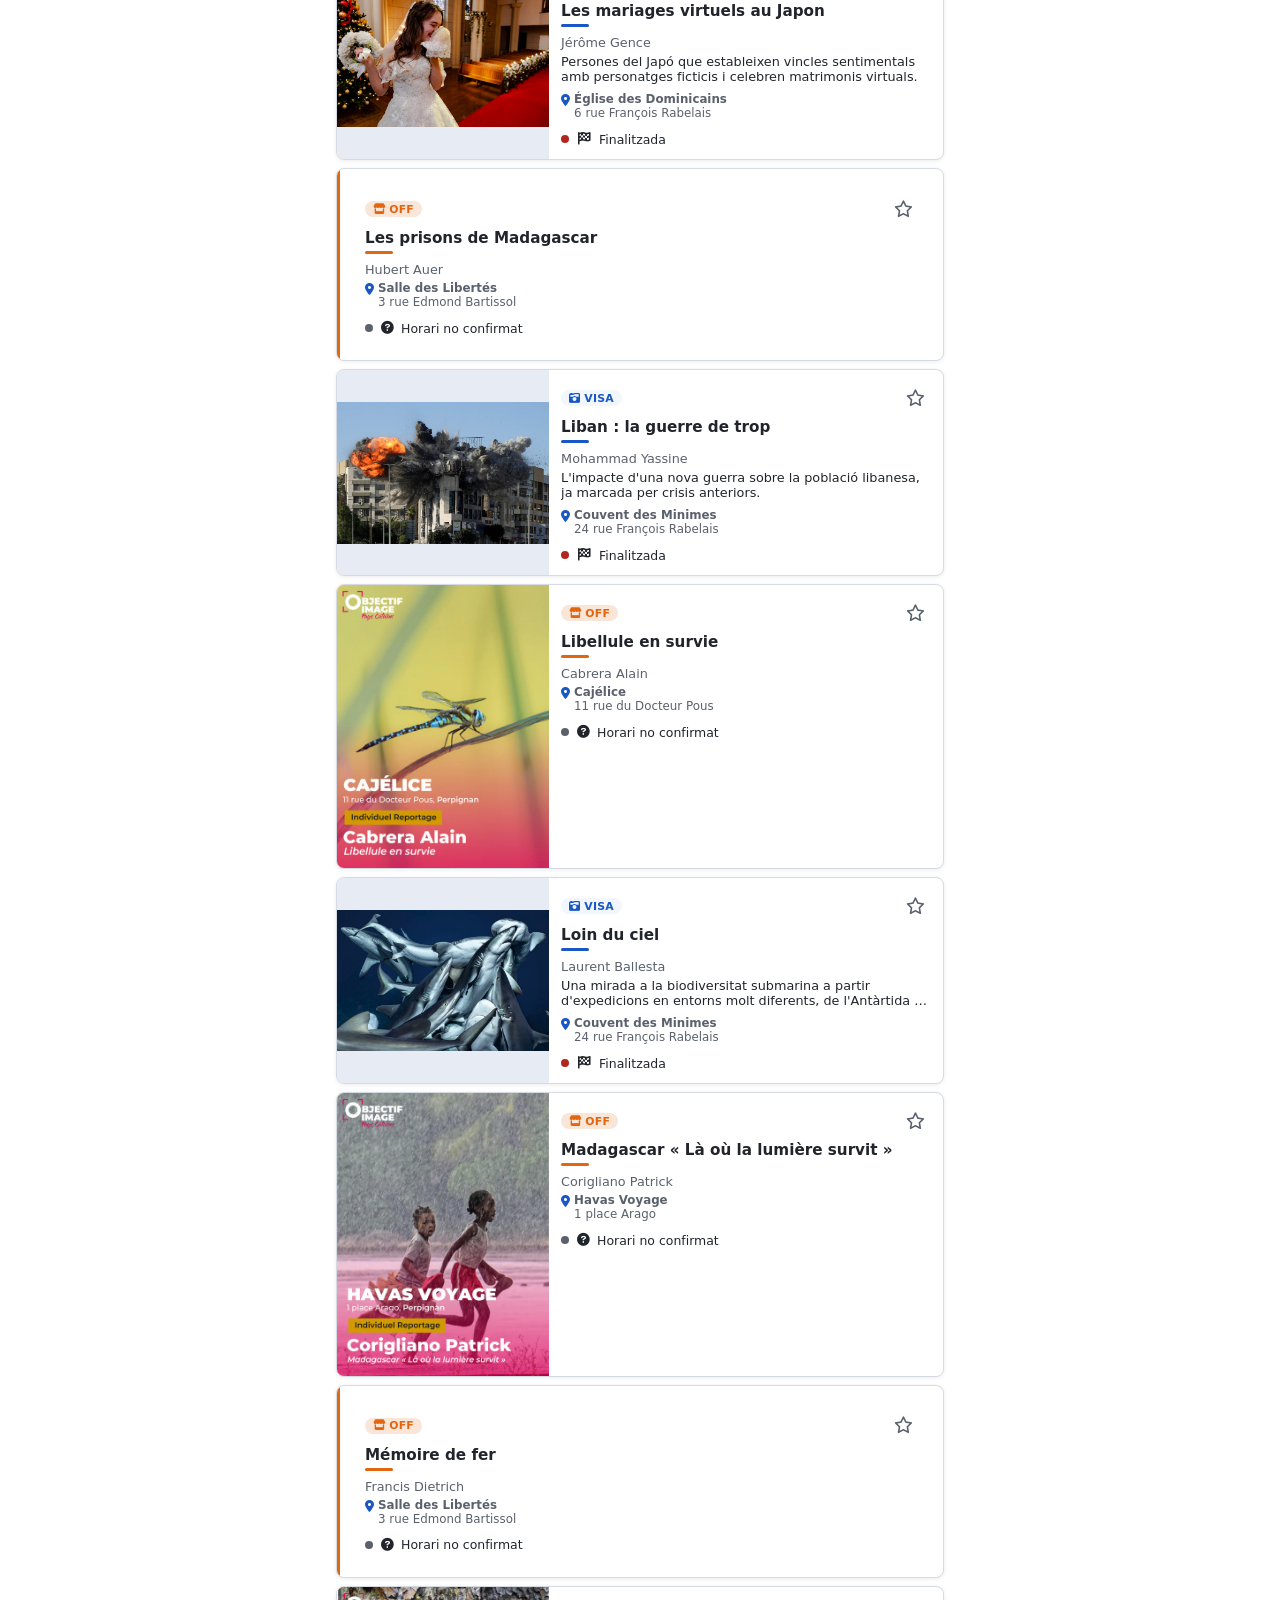
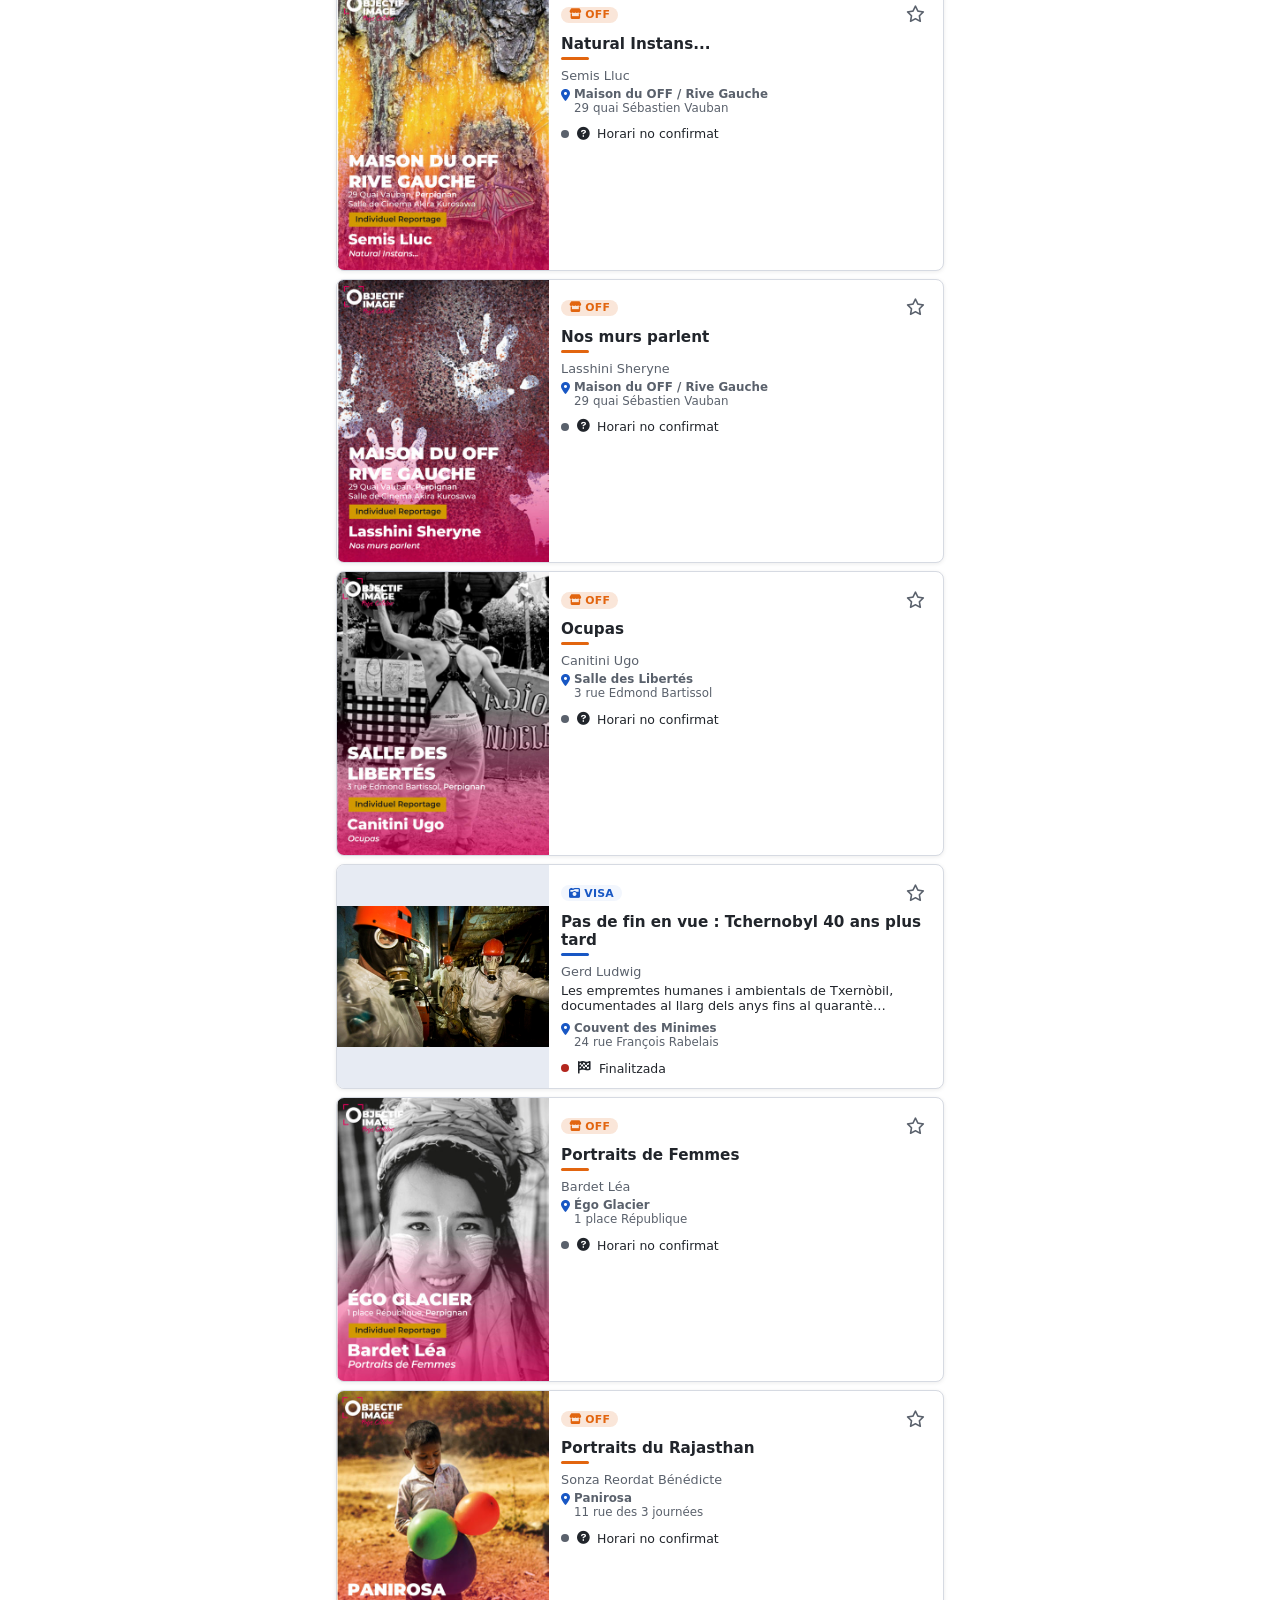
<file: explora.html>
<!doctype html>
<html lang="ca" data-ds-skin="neutra">
<head>
  <meta charset="utf-8">
  <meta name="viewport" content="width=device-width, initial-scale=1, viewport-fit=cover">
  <title>Explora · Visa+OFF Perpinyà</title>
  <meta name="description" content="Cerca i filtra totes les exposicions de Visa pour l'Image i l'OFF a Perpinyà.">
  <link rel="manifest" href="manifest.json">
  <meta name="theme-color" content="#1857c4">
  <link rel="icon" href="assets/icons/icon.svg" type="image/svg+xml">
  <link rel="stylesheet" href="assets/fontawesome/css/all.min.css">
  <link rel="stylesheet" href="assets/css/tokens.css">
  <link rel="stylesheet" href="assets/css/skins/skin-neutra.css">
  <link rel="stylesheet" href="assets/css/base.css">
  <link rel="stylesheet" href="assets/css/layout.css">
  <link rel="stylesheet" href="assets/css/components/card.css">
  <link rel="stylesheet" href="assets/css/components/badge.css">
  <link rel="stylesheet" href="assets/css/components/status.css">
  <link rel="stylesheet" href="assets/css/components/button.css">
  <link rel="stylesheet" href="assets/css/components/input.css">
  <link rel="stylesheet" href="assets/css/components/empty.css">
  <link rel="stylesheet" href="assets/css/components/modal.css">
  <link rel="stylesheet" href="assets/css/components/tabbar.css">
  <link rel="stylesheet" href="assets/css/components/typography.css">
  <link rel="stylesheet" href="assets/css/app.css">
  <script src="assets/css/router.js"></script>
  <script src="assets/css/components/modal.js"></script>
  <script src="assets/css/components/tabbar.js"></script>
  <script src="js/config.js"></script>
</head>
<body>
  <a class="ds-skip-link" href="#main-content">Salta al contingut principal</a>

  <header class="voff-header-wrap">
    <div class="ds-site-header">
      <button class="ds-icon-button voff-header__menu-btn" id="btn-open-nav" type="button" aria-haspopup="dialog" aria-controls="dlg-nav" aria-label="Obre el menú de navegació">
        <i class="fa-solid fa-bars" aria-hidden="true"></i>
      </button>
      <div class="ds-site-header__text">
        <p class="ds-site-header__title">VISA 2026 i VISA OFF</p>
        <p class="ds-site-header__subtitle">Explora &middot; tot el catàleg</p>
      </div>
      <div class="voff-header__actions">
        <button class="ds-icon-button voff-header__fontsize-btn" id="btn-fontsize" type="button" aria-label="Augmenta la mida de la lletra">
          <i class="fa-solid fa-text-height" aria-hidden="true"></i>
        </button>
      </div>
    </div>
  </header>

  <main id="main-content" class="ds-main" tabindex="-1">
    <div class="voff-filters" role="group" aria-label="Filtres" style="padding:0 0 var(--ds-space-3);">
      <button class="ds-button ds-button--sm" data-circuit-filter="tots" type="button"><i class="fa-solid fa-layer-group" aria-hidden="true"></i> Tots</button>
      <button class="ds-button ds-button--sm ds-button--ghost" data-circuit-filter="VISA" type="button"><i class="fa-solid fa-camera-retro" aria-hidden="true"></i> Visa</button>
      <button class="ds-button ds-button--sm ds-button--ghost" data-circuit-filter="OFF" type="button"><i class="fa-solid fa-store" aria-hidden="true"></i> OFF</button>
      <button class="ds-button ds-button--sm ds-button--ghost" id="btn-filter-preferits" type="button">
        <i class="fa-solid fa-star" aria-hidden="true"></i> Preferits
      </button>
      <button class="ds-button ds-button--sm ds-button--ghost" id="btn-filter-pendents" type="button">
        <i class="fa-solid fa-circle" aria-hidden="true"></i> Pendents
      </button>
    </div>

    <div class="voff-explora-toolbar">
      <div class="voff-explora-toolbar__venue">
        <label class="voff-sr-only" for="voff-filter-venue">Filtra per seu</label>
        <select class="ds-input" id="voff-filter-venue">
          <option value="">Totes les seus</option>
        </select>
      </div>
      <span class="ds-badge ds-badge--primary voff-results-pill" id="voff-results-count">0</span>
    </div>

    <div id="voff-explora-list" aria-live="polite" style="display:flex; flex-direction:column; gap: var(--ds-space-2);"></div>
  </main>

  <!-- Tabbar amagada temporalment (app.css .ds-tabbar) — substituïda pel
       menú hamburguesa (#dlg-nav, més avall). Es deixa el codi tal com
       és per poder-la reactivar sense refer-la. -->
  <nav class="ds-tabbar" aria-label="Navegació principal">
    <a class="ds-tabbar__item" data-tab="explora" href="explora.html"><i class="fa-solid fa-magnifying-glass" aria-hidden="true"></i><span>Explora</span></a>
    <a class="ds-tabbar__item" data-tab="index" href="index.html"><i class="fa-solid fa-location-dot" aria-hidden="true"></i><span>A prop</span></a>
    <a class="ds-tabbar__item" data-tab="ruta" href="ruta.html"><i class="fa-solid fa-route" aria-hidden="true"></i><span>Ruta<span class="ds-tabbar__badge" id="voff-route-badge" hidden>0</span></span></a>
    <a class="ds-tabbar__item" data-tab="mapa" href="mapa.html"><i class="fa-solid fa-map" aria-hidden="true"></i><span>Mapa</span></a>
  </nav>

  <dialog class="ds-modal ds-modal--sm" id="dlg-nav" aria-labelledby="dlg-nav-title">
    <div class="ds-modal__header">
      <p class="ds-modal__title" id="dlg-nav-title">Menú</p>
      <button class="ds-icon-button" data-ds-modal-close aria-label="Tanca"><i class="fa-solid fa-xmark" aria-hidden="true"></i></button>
    </div>
    <div class="ds-modal__body">
      <nav class="voff-nav-menu" aria-label="Navegació principal">
        <a class="voff-nav-menu__item" data-nav-page="explora" href="explora.html">
          <span class="voff-nav-menu__icon"><i class="fa-solid fa-magnifying-glass" aria-hidden="true"></i></span>
          <span class="voff-nav-menu__text">
            <span class="voff-nav-menu__title">Explora</span>
            <span class="voff-nav-menu__desc">Cerca i filtra tot el catàleg de Visa i l'OFF.</span>
          </span>
        </a>
        <a class="voff-nav-menu__item" data-nav-page="index" href="index.html">
          <span class="voff-nav-menu__icon"><i class="fa-solid fa-location-dot" aria-hidden="true"></i></span>
          <span class="voff-nav-menu__text">
            <span class="voff-nav-menu__title">A prop</span>
            <span class="voff-nav-menu__desc">Exposicions properes, ara mateix o planificant una visita.</span>
          </span>
        </a>
        <a class="voff-nav-menu__item" data-nav-page="ruta" href="ruta.html">
          <span class="voff-nav-menu__icon"><i class="fa-solid fa-route" aria-hidden="true"></i></span>
          <span class="voff-nav-menu__text">
            <span class="voff-nav-menu__title">Ruta</span>
            <span class="voff-nav-menu__desc">La teva selecció d'exposicions, agrupada per seu i amb un ordre suggerit.</span>
          </span>
        </a>
        <a class="voff-nav-menu__item" data-nav-page="mapa" href="mapa.html">
          <span class="voff-nav-menu__icon"><i class="fa-solid fa-map" aria-hidden="true"></i></span>
          <span class="voff-nav-menu__text">
            <span class="voff-nav-menu__title">Mapa</span>
            <span class="voff-nav-menu__desc">Tots els emplaçaments amb coordenades verificades.</span>
          </span>
        </a>
      </nav>
    </div>
  </dialog>

  <dialog class="ds-modal ds-modal--fit" id="dlg-fitxa" aria-labelledby="dlg-fitxa-title">
    <div class="ds-modal__header">
      <p class="ds-modal__title" id="dlg-fitxa-title">Fitxa d'exposició</p>
      <button class="ds-icon-button" data-ds-modal-close aria-label="Tanca"><i class="fa-solid fa-xmark" aria-hidden="true"></i></button>
    </div>
    <div class="ds-modal__body" id="dlg-fitxa-body"></div>
  </dialog>

  <script src="js/fontsize.js"></script>
  <script src="js/navmenu.js"></script>
  <script src="js/explora.js"></script>
</body>
</html>
</file>
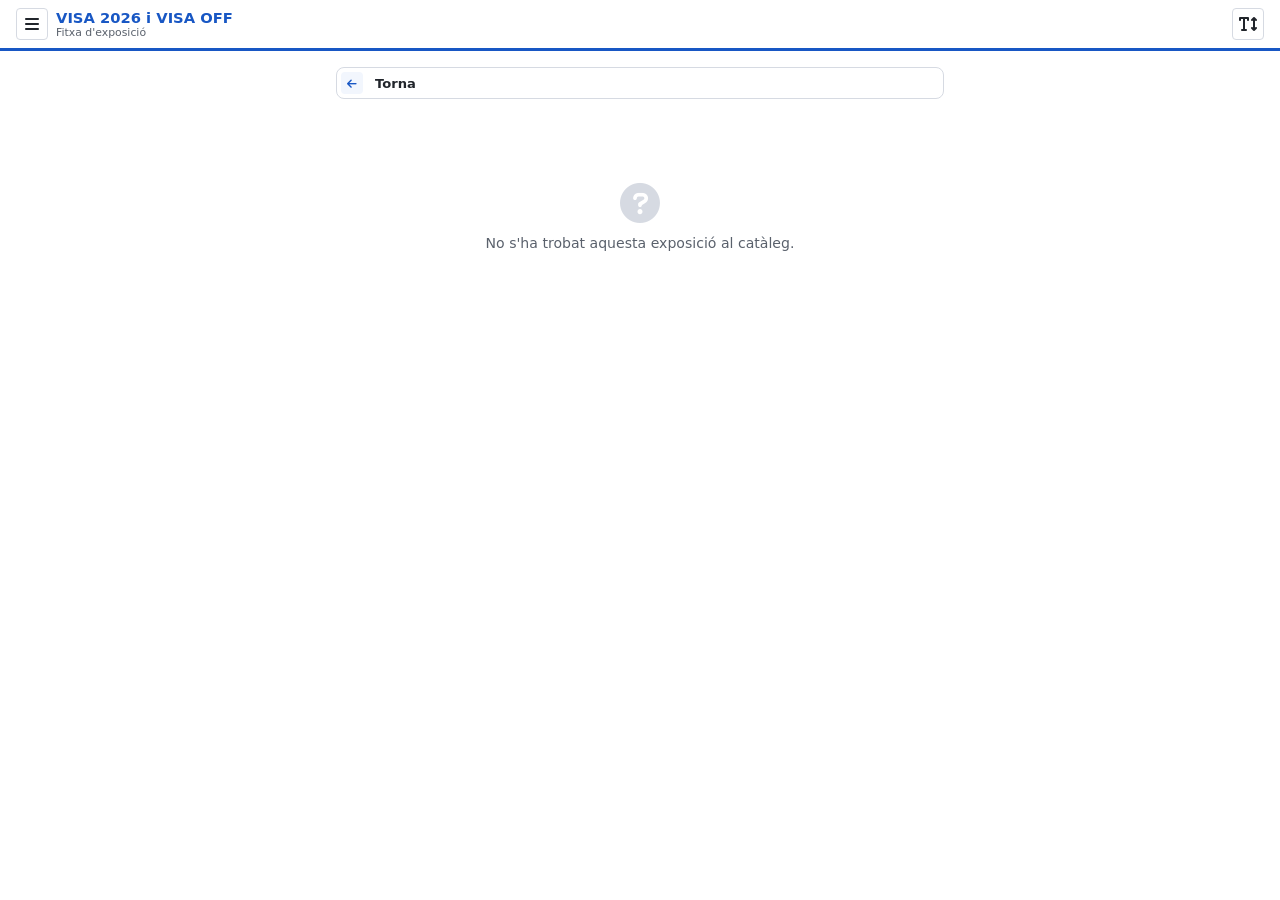
<file: fitxa.html>
<!doctype html>
<html lang="ca" data-ds-skin="neutra">
<head>
  <meta charset="utf-8">
  <meta name="viewport" content="width=device-width, initial-scale=1, viewport-fit=cover">
  <title>Fitxa · Visa+OFF Perpinyà</title>
  <link rel="manifest" href="manifest.json">
  <meta name="theme-color" content="#1857c4">
  <link rel="icon" href="assets/icons/icon.svg" type="image/svg+xml">
  <link rel="stylesheet" href="assets/fontawesome/css/all.min.css">
  <link rel="stylesheet" href="assets/css/tokens.css">
  <link rel="stylesheet" href="assets/css/skins/skin-neutra.css">
  <link rel="stylesheet" href="assets/css/base.css">
  <link rel="stylesheet" href="assets/css/layout.css">
  <link rel="stylesheet" href="assets/css/components/card.css">
  <link rel="stylesheet" href="assets/css/components/badge.css">
  <link rel="stylesheet" href="assets/css/components/status.css">
  <link rel="stylesheet" href="assets/css/components/button.css">
  <link rel="stylesheet" href="assets/css/components/empty.css">
  <link rel="stylesheet" href="assets/css/components/modal.css">
  <link rel="stylesheet" href="assets/css/components/tabbar.css">
  <link rel="stylesheet" href="assets/css/components/typography.css">
  <link rel="stylesheet" href="assets/css/app.css">
  <script src="assets/css/router.js"></script>
  <script src="assets/css/components/modal.js"></script>
  <script src="assets/css/components/tabbar.js"></script>
  <script src="js/config.js"></script>
</head>
<body>
  <a class="ds-skip-link" href="#main-content">Salta al contingut principal</a>

  <header class="voff-header-wrap">
    <div class="ds-site-header">
      <button class="ds-icon-button voff-header__menu-btn" id="btn-open-nav" type="button" aria-haspopup="dialog" aria-controls="dlg-nav" aria-label="Obre el menú de navegació">
        <i class="fa-solid fa-bars" aria-hidden="true"></i>
      </button>
      <div class="ds-site-header__text">
        <p class="ds-site-header__title">VISA 2026 i VISA OFF</p>
        <p class="ds-site-header__subtitle">Fitxa d'exposició</p>
      </div>
      <div class="voff-header__actions">
        <button class="ds-icon-button voff-header__fontsize-btn" id="btn-fontsize" type="button" aria-label="Augmenta la mida de la lletra">
          <i class="fa-solid fa-text-height" aria-hidden="true"></i>
        </button>
      </div>
    </div>
  </header>

  <main id="main-content" class="ds-main" tabindex="-1">
    <a class="ds-button ds-button--sm ds-button--ghost voff-fitxa__back" href="explora.html">
      <i class="fa-solid fa-arrow-left" aria-hidden="true"></i> Torna
    </a>
    <div id="voff-fitxa-content" aria-live="polite">
      <p class="ds-text ds-text--sm ds-text--muted">Carregant…</p>
    </div>
  </main>

  <!-- Tabbar amagada temporalment (app.css .ds-tabbar) — substituïda pel
       menú hamburguesa (#dlg-nav, més avall). Es deixa el codi tal com
       és per poder-la reactivar sense refer-la. -->
  <nav class="ds-tabbar" aria-label="Navegació principal">
    <a class="ds-tabbar__item" data-tab="explora" href="explora.html"><i class="fa-solid fa-magnifying-glass" aria-hidden="true"></i><span>Explora</span></a>
    <a class="ds-tabbar__item" data-tab="index" href="index.html"><i class="fa-solid fa-location-dot" aria-hidden="true"></i><span>A prop</span></a>
    <a class="ds-tabbar__item" data-tab="ruta" href="ruta.html"><i class="fa-solid fa-route" aria-hidden="true"></i><span>Ruta<span class="ds-tabbar__badge" id="voff-route-badge" hidden>0</span></span></a>
    <a class="ds-tabbar__item" data-tab="mapa" href="mapa.html"><i class="fa-solid fa-map" aria-hidden="true"></i><span>Mapa</span></a>
  </nav>

  <dialog class="ds-modal ds-modal--sm" id="dlg-nav" aria-labelledby="dlg-nav-title">
    <div class="ds-modal__header">
      <p class="ds-modal__title" id="dlg-nav-title">Menú</p>
      <button class="ds-icon-button" data-ds-modal-close aria-label="Tanca"><i class="fa-solid fa-xmark" aria-hidden="true"></i></button>
    </div>
    <div class="ds-modal__body">
      <nav class="voff-nav-menu" aria-label="Navegació principal">
        <a class="voff-nav-menu__item" data-nav-page="explora" href="explora.html">
          <span class="voff-nav-menu__icon"><i class="fa-solid fa-magnifying-glass" aria-hidden="true"></i></span>
          <span class="voff-nav-menu__text">
            <span class="voff-nav-menu__title">Explora</span>
            <span class="voff-nav-menu__desc">Cerca i filtra tot el catàleg de Visa i l'OFF.</span>
          </span>
        </a>
        <a class="voff-nav-menu__item" data-nav-page="index" href="index.html">
          <span class="voff-nav-menu__icon"><i class="fa-solid fa-location-dot" aria-hidden="true"></i></span>
          <span class="voff-nav-menu__text">
            <span class="voff-nav-menu__title">A prop</span>
            <span class="voff-nav-menu__desc">Exposicions properes, ara mateix o planificant una visita.</span>
          </span>
        </a>
        <a class="voff-nav-menu__item" data-nav-page="ruta" href="ruta.html">
          <span class="voff-nav-menu__icon"><i class="fa-solid fa-route" aria-hidden="true"></i></span>
          <span class="voff-nav-menu__text">
            <span class="voff-nav-menu__title">Ruta</span>
            <span class="voff-nav-menu__desc">La teva selecció d'exposicions, agrupada per seu i amb un ordre suggerit.</span>
          </span>
        </a>
        <a class="voff-nav-menu__item" data-nav-page="mapa" href="mapa.html">
          <span class="voff-nav-menu__icon"><i class="fa-solid fa-map" aria-hidden="true"></i></span>
          <span class="voff-nav-menu__text">
            <span class="voff-nav-menu__title">Mapa</span>
            <span class="voff-nav-menu__desc">Tots els emplaçaments amb coordenades verificades.</span>
          </span>
        </a>
      </nav>
    </div>
  </dialog>

  <script src="js/fontsize.js"></script>
  <script src="js/navmenu.js"></script>
  <script src="js/fitxa.js"></script>
</body>
</html>
</file>
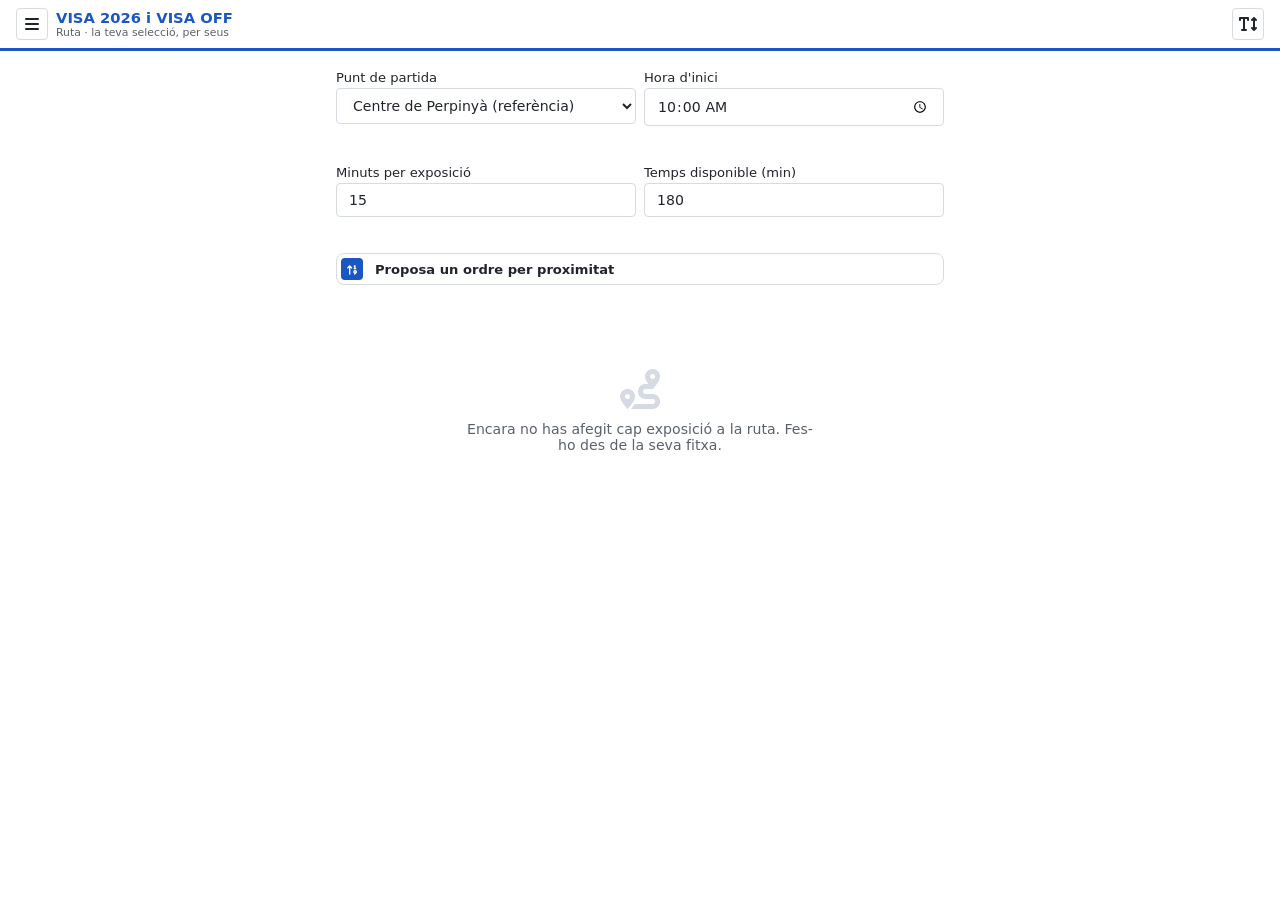
<file: ruta.html>
<!doctype html>
<html lang="ca" data-ds-skin="neutra">
<head>
  <meta charset="utf-8">
  <meta name="viewport" content="width=device-width, initial-scale=1, viewport-fit=cover">
  <title>Ruta · Visa+OFF Perpinyà</title>
  <meta name="description" content="La teva selecció d'exposicions, agrupada per seu i amb un ordre de visita suggerit.">
  <link rel="manifest" href="manifest.json">
  <meta name="theme-color" content="#1857c4">
  <link rel="icon" href="assets/icons/icon.svg" type="image/svg+xml">
  <link rel="stylesheet" href="assets/fontawesome/css/all.min.css">
  <link rel="stylesheet" href="assets/css/tokens.css">
  <link rel="stylesheet" href="assets/css/skins/skin-neutra.css">
  <link rel="stylesheet" href="assets/css/base.css">
  <link rel="stylesheet" href="assets/css/layout.css">
  <link rel="stylesheet" href="assets/css/components/card.css">
  <link rel="stylesheet" href="assets/css/components/badge.css">
  <link rel="stylesheet" href="assets/css/components/button.css">
  <link rel="stylesheet" href="assets/css/components/input.css">
  <link rel="stylesheet" href="assets/css/components/empty.css">
  <link rel="stylesheet" href="assets/css/components/modal.css">
  <link rel="stylesheet" href="assets/css/components/tabbar.css">
  <link rel="stylesheet" href="assets/css/components/typography.css">
  <link rel="stylesheet" href="assets/css/app.css">
  <script src="assets/css/router.js"></script>
  <script src="assets/css/components/modal.js"></script>
  <script src="assets/css/components/tabbar.js"></script>
  <script src="js/config.js"></script>
</head>
<body>
  <a class="ds-skip-link" href="#main-content">Salta al contingut principal</a>

  <header class="voff-header-wrap">
    <div class="ds-site-header">
      <button class="ds-icon-button voff-header__menu-btn" id="btn-open-nav" type="button" aria-haspopup="dialog" aria-controls="dlg-nav" aria-label="Obre el menú de navegació">
        <i class="fa-solid fa-bars" aria-hidden="true"></i>
      </button>
      <div class="ds-site-header__text">
        <p class="ds-site-header__title">VISA 2026 i VISA OFF</p>
        <p class="ds-site-header__subtitle">Ruta &middot; la teva selecció, per seus</p>
      </div>
      <div class="voff-header__actions">
        <button class="ds-icon-button voff-header__fontsize-btn" id="btn-fontsize" type="button" aria-label="Augmenta la mida de la lletra">
          <i class="fa-solid fa-text-height" aria-hidden="true"></i>
        </button>
      </div>
    </div>
  </header>

  <main id="main-content" class="ds-main" tabindex="-1">

    <div class="voff-plan-fields">
      <div>
        <label class="ds-text ds-text--sm" for="voff-ruta-inici">Punt de partida</label>
        <select class="ds-input" id="voff-ruta-inici">
          <option value="centre">Centre de Perpinyà (referència)</option>
          <option value="gps">La meva ubicació</option>
        </select>
      </div>
      <div>
        <label class="ds-text ds-text--sm" for="voff-ruta-hora">Hora d'inici</label>
        <input class="ds-input" type="time" id="voff-ruta-hora" value="10:00">
      </div>
    </div>
    <div class="voff-plan-fields">
      <div>
        <label class="ds-text ds-text--sm" for="voff-ruta-minuts">Minuts per exposició</label>
        <input class="ds-input" type="number" id="voff-ruta-minuts" value="15" min="5" max="120" step="5">
      </div>
      <div>
        <label class="ds-text ds-text--sm" for="voff-ruta-disponible">Temps disponible (min)</label>
        <input class="ds-input" type="number" id="voff-ruta-disponible" value="180" min="15" step="15">
      </div>
    </div>

    <button class="ds-button ds-button--sm" id="btn-proposa-ordre" type="button" style="margin-bottom: var(--ds-space-3);">
      <i class="fa-solid fa-arrow-up-1-9" aria-hidden="true"></i> Proposa un ordre per proximitat
    </button>

    <div class="voff-route-summary" id="voff-route-summary" hidden></div>

    <div id="voff-route-stops" aria-live="polite"></div>

  </main>

  <!-- Tabbar amagada temporalment (app.css .ds-tabbar) — substituïda pel
       menú hamburguesa (#dlg-nav, més avall). Es deixa el codi tal com
       és per poder-la reactivar sense refer-la. -->
  <nav class="ds-tabbar" aria-label="Navegació principal">
    <a class="ds-tabbar__item" data-tab="explora" href="explora.html"><i class="fa-solid fa-magnifying-glass" aria-hidden="true"></i><span>Explora</span></a>
    <a class="ds-tabbar__item" data-tab="index" href="index.html"><i class="fa-solid fa-location-dot" aria-hidden="true"></i><span>A prop</span></a>
    <a class="ds-tabbar__item" data-tab="ruta" href="ruta.html"><i class="fa-solid fa-route" aria-hidden="true"></i><span>Ruta<span class="ds-tabbar__badge" id="voff-route-badge" hidden>0</span></span></a>
    <a class="ds-tabbar__item" data-tab="mapa" href="mapa.html"><i class="fa-solid fa-map" aria-hidden="true"></i><span>Mapa</span></a>
  </nav>

  <dialog class="ds-modal ds-modal--sm" id="dlg-nav" aria-labelledby="dlg-nav-title">
    <div class="ds-modal__header">
      <p class="ds-modal__title" id="dlg-nav-title">Menú</p>
      <button class="ds-icon-button" data-ds-modal-close aria-label="Tanca"><i class="fa-solid fa-xmark" aria-hidden="true"></i></button>
    </div>
    <div class="ds-modal__body">
      <nav class="voff-nav-menu" aria-label="Navegació principal">
        <a class="voff-nav-menu__item" data-nav-page="explora" href="explora.html">
          <span class="voff-nav-menu__icon"><i class="fa-solid fa-magnifying-glass" aria-hidden="true"></i></span>
          <span class="voff-nav-menu__text">
            <span class="voff-nav-menu__title">Explora</span>
            <span class="voff-nav-menu__desc">Cerca i filtra tot el catàleg de Visa i l'OFF.</span>
          </span>
        </a>
        <a class="voff-nav-menu__item" data-nav-page="index" href="index.html">
          <span class="voff-nav-menu__icon"><i class="fa-solid fa-location-dot" aria-hidden="true"></i></span>
          <span class="voff-nav-menu__text">
            <span class="voff-nav-menu__title">A prop</span>
            <span class="voff-nav-menu__desc">Exposicions properes, ara mateix o planificant una visita.</span>
          </span>
        </a>
        <a class="voff-nav-menu__item" data-nav-page="ruta" href="ruta.html">
          <span class="voff-nav-menu__icon"><i class="fa-solid fa-route" aria-hidden="true"></i></span>
          <span class="voff-nav-menu__text">
            <span class="voff-nav-menu__title">Ruta</span>
            <span class="voff-nav-menu__desc">La teva selecció d'exposicions, agrupada per seu i amb un ordre suggerit.</span>
          </span>
        </a>
        <a class="voff-nav-menu__item" data-nav-page="mapa" href="mapa.html">
          <span class="voff-nav-menu__icon"><i class="fa-solid fa-map" aria-hidden="true"></i></span>
          <span class="voff-nav-menu__text">
            <span class="voff-nav-menu__title">Mapa</span>
            <span class="voff-nav-menu__desc">Tots els emplaçaments amb coordenades verificades.</span>
          </span>
        </a>
      </nav>
    </div>
  </dialog>

  <dialog class="ds-modal ds-modal--fit" id="dlg-fitxa" aria-labelledby="dlg-fitxa-title">
    <div class="ds-modal__header">
      <p class="ds-modal__title" id="dlg-fitxa-title">Fitxa d'exposició</p>
      <button class="ds-icon-button" data-ds-modal-close aria-label="Tanca"><i class="fa-solid fa-xmark" aria-hidden="true"></i></button>
    </div>
    <div class="ds-modal__body" id="dlg-fitxa-body"></div>
  </dialog>

  <script src="js/fontsize.js"></script>
  <script src="js/navmenu.js"></script>
  <script src="js/ruta.js"></script>
</body>
</html>
</file>
<file: assets/css/tokens.css>
/* ============================================================
   design-system / tokens.css
   Tokens estructurals compartits (espaiat, radi, ombra, tipografia
   de reserva, transició). NO conté color — el color el defineix
   cada skin (veure skins/), perquè és el que canvia d'identitat
   visual entre apps. Carregar SEMPRE abans d'una skin.
   ============================================================ */

:root {
  /* Escala d'espaiat — substitueix les mesures ad-hoc trobades a
     cada app (px/em barrejats a mapaActes, rem inconsistent a la
     resta). Un sol nom per pas, en rem. */
  --ds-space-1: 0.25rem;
  --ds-space-2: 0.5rem;
  --ds-space-3: 0.75rem;
  --ds-space-4: 1rem;
  --ds-space-5: 1.25rem;
  --ds-space-6: 1.5rem;
  --ds-space-8: 2rem;
  --ds-space-10: 2.5rem;
  --ds-space-12: 3rem;

  /* Escala de radi — basada en justificacioGeneralitat/www (la més
     completa trobada a l'inventari), amb --ds-radius-pill afegit
     per a badges en forma de píndola. */
  --ds-radius-sm: 4px;
  --ds-radius: 8px;
  --ds-radius-lg: 16px;
  --ds-radius-pill: 999px;

  /* Ombres */
  --ds-shadow-sm: 0 1px 4px rgba(0, 0, 0, 0.08);
  --ds-shadow: 0 2px 12px rgba(0, 0, 0, 0.12);
  --ds-shadow-lg: 0 8px 32px rgba(0, 0, 0, 0.16);

  /* Transicions */
  --ds-transition: 180ms ease;

  /* Duotone (Font Awesome Pro) — opacitat de la capa secundària. FA usa 0.4
     per defecte; 0.38 lliga una mica millor amb les capses d'icona. La skin
     fosca la puja (veure skins/skin-contrast.css). Única variable de runtime
     de FA que el design-system fixa; no afecta fa-solid/fa-regular. */
  --fa-secondary-opacity: 0.38;

  /* Tipografia — valor de reserva neutre; cada skin el pot
     sobreescriure (p. ex. skin-ajuntament usa 'Assistant'). */
  --ds-font: system-ui, -apple-system, BlinkMacSystemFont, 'Segoe UI', sans-serif;
  --ds-font-mono: ui-monospace, 'Cascadia Code', 'Consolas', 'SFMono-Regular', 'Menlo', monospace;

  /* Amplada màxima de contingut, per a l'esquelet de pàgina
     (layout.css) — mateix valor que fa servir s360_eix1_seu. */
  --ds-content-max-width: 860px;
}
</file>
<file: assets/css/skins/skin-neutra.css>
/* ============================================================
   design-system / skins / skin-neutra.css
   Skin per defecte per a eines personals (ControlDePresencia,
   _panell): blaus/grisos neutres, font de sistema, amb variant
   fosca (basat en el dark mode ja existent a _panell/style.css,
   l'única app amb aquesta implementació).

   Cada regla va sota :root[data-ds-skin="neutra"] perquè
   skin.js pugui alternar skins en calent sense recarregar la
   pàgina (només cal tenir totes les skins carregades i canviar
   l'atribut data-ds-skin de <html>).
   ============================================================ */

:root[data-ds-skin="neutra"] {
  --ds-font: system-ui, -apple-system, BlinkMacSystemFont, 'Segoe UI', sans-serif;

  --ds-color-bg: #eef0f4;
  --ds-color-surface: #ffffff;
  --ds-color-surface-alt: #e7ebf3;
  --ds-color-text: #21252b;
  --ds-color-muted: #5a616c;
  --ds-color-border: #d6dae2;

  --ds-color-primary: #1857c4;
  --ds-color-primary-dark: #0d2a5c;
  --ds-color-primary-light: #e3edfc;
  --ds-color-primary-xlight: #f2f6fd;
  --ds-color-ink-on-primary: #ffffff;

  --ds-color-accent: #e2650f;
  --ds-color-accent-bg: #fdeade;

  /* Verd triat perquè coincideix, de manera independent, amb
     _panell (--running) i amb justificacioGeneralitat/www
     (--c-success) — senyal fiable de "verd d'èxit" real. */
  --ds-color-success: #2e7d32;
  --ds-color-success-bg: #e8f5e9;

  --ds-color-warning: #b64f0a;
  --ds-color-warning-bg: #fdeade;

  /* ControlDePresencia feia servir el mateix to per warning i
     danger; aquí es diferencien amb un vermell real (com
     justificacioGeneralitat/www), disponible per si mai cal. */
  --ds-color-danger: #b3261e;
  --ds-color-danger-bg: #fbe9e7;

  --ds-focus-ring: 0 0 0 3px rgba(24, 87, 196, 0.35);
}

@media (prefers-color-scheme: dark) {
  :root[data-ds-skin="neutra"] {
    --ds-color-bg: #16181d;
    --ds-color-surface: #1f2228;
    --ds-color-surface-alt: #262a31;
    --ds-color-text: #eeeeee;
    --ds-color-muted: #999999;
    --ds-color-border: #333333;

    --ds-color-primary-light: #1c2c47;
    --ds-color-primary-xlight: #182335;

    --ds-color-success-bg: #16281a;
    --ds-color-warning-bg: #33220f;
    --ds-color-danger-bg: #331615;

    --ds-focus-ring: 0 0 0 3px rgba(93, 149, 231, 0.45);
  }
}
</file>
<file: assets/css/base.css>
/* ============================================================
   design-system / base.css
   Reset mínim + estils d'element natiu. Depèn de tokens.css i
   d'una skin ja carregada (usa variables --ds-color-*).
   ============================================================ */

* {
  box-sizing: border-box;
}

html {
  background: var(--ds-color-bg);
}

body {
  margin: 0;
  font-family: var(--ds-font);
  color: var(--ds-color-text);
  background: var(--ds-color-bg);
  min-height: 100vh;
  display: flex;
  flex-direction: column;
}

a {
  color: inherit;
}

/* Codi. `pre` i `code` en monoespai; un `<code>` inline «pelat» (fora
   d'un `<pre>`) ja queda com una etiqueta amb fons subtil — mateix
   aspecte que .ds-code (components/typography.css). Els blocs multilínia
   fan servir .ds-code-block (components/code.css). */
code,
kbd,
samp,
pre {
  font-family: var(--ds-font-mono);
}

:not(pre) > code {
  font-size: 0.86em;
  padding: 0.12em 0.4em;
  border-radius: var(--ds-radius-sm);
  /* Relatiu al color del text del context: chip gris sobre fons clar,
     chip translúcid clar sobre fons de color (peu, .ds-panel--solid…). */
  background: color-mix(in srgb, currentColor 8%, transparent);
  border: 1px solid color-mix(in srgb, currentColor 18%, transparent);
}

button,
select,
input,
textarea {
  font: inherit;
}

button,
select,
input {
  border-radius: var(--ds-radius-sm);
}

button:focus-visible,
select:focus-visible,
input:focus-visible,
a:focus-visible,
summary:focus-visible {
  outline: none;
  box-shadow: var(--ds-focus-ring);
}

/* Enllaç "Salta al contingut" — patró ja present a
   ControlDePresencia (main.css), generalitzat aquí. */
.ds-skip-link {
  position: absolute;
  left: -9999px;
  top: var(--ds-space-4);
  z-index: 1000;
  background: var(--ds-color-primary);
  color: var(--ds-color-ink-on-primary);
  padding: var(--ds-space-3) var(--ds-space-4);
  border-radius: var(--ds-radius-sm);
}

.ds-skip-link:focus {
  left: var(--ds-space-4);
}
</file>
<file: assets/css/layout.css>
/* ============================================================
   design-system / layout.css
   Esquelet de pàgina — modelat sobre s360_eix1_seu/index.html
   (secció 9.1 de l'anàlisi): barra utilitària, capçalera amb
   logotip, breadcrumb, títol de pàgina, contenidor principal i
   peu. No conté components solts (targetes, botons...) — això
   viu a components/.
   ============================================================ */

/* ── Barra utilitària superior ─────────────────────────────── */
.ds-topbar {
  background: var(--ds-color-primary-light);
  font-size: 0.82rem;
  padding: var(--ds-space-2) var(--ds-space-6);
  display: flex;
  justify-content: flex-end;
  gap: var(--ds-space-6);
}

.ds-topbar a {
  color: var(--ds-color-primary-dark);
  text-decoration: none;
  font-weight: 600;
}

.ds-topbar a:hover {
  text-decoration: underline;
}

/* Contingut estàndard de la topbar, farcit per `topbar.js` (selector
   de skin + avatar + botó de sortir). Marcatge: un únic
   <div class="ds-topbar" data-ds-topbar ...></div>. */
.ds-topbar__skin-switcher {
  display: inline-flex;
  gap: var(--ds-space-2);
}

.ds-topbar__skin-btn {
  background: transparent;
  border: 1px solid transparent;
  color: var(--ds-color-primary-dark);
  font: inherit;
  font-weight: 600;
  font-size: 0.82rem;
  padding: var(--ds-space-1) var(--ds-space-2);
  border-radius: var(--ds-radius-sm);
  cursor: pointer;
}

.ds-topbar__skin-btn:hover {
  text-decoration: underline;
}

.ds-topbar__skin-btn.is-active {
  background: var(--ds-color-primary);
  color: var(--ds-color-ink-on-primary);
  text-decoration: none;
}

.ds-topbar__user {
  display: inline-flex;
  align-items: center;
  gap: var(--ds-space-2);
}

/* Botó de sortir: més petit que .ds-icon-button per defecte, perquè
   faci joc amb l'avatar --sm (28px) del seu costat. */
.ds-topbar__logout {
  width: 28px;
  height: 28px;
  font-size: 0.75rem;
}

/* ── Capçalera del lloc ────────────────────────────────────── */
.ds-site-header {
  background: var(--ds-color-surface);
  border-bottom: 3px solid var(--ds-color-primary);
  padding: var(--ds-space-4) var(--ds-space-6);
  display: flex;
  align-items: center;
  gap: var(--ds-space-4);
}

.ds-site-header__logo-wrap {
  display: inline-flex;
  align-items: center;
  justify-content: center;
  background: var(--ds-color-primary);
  border-radius: var(--ds-radius-sm);
  padding: var(--ds-space-2) var(--ds-space-3);
  min-width: 50px;
  min-height: 42px;
  flex-shrink: 0;
}

.ds-site-header__logo {
  height: 26px;
  width: auto;
  display: block;
}

.ds-site-header__text {
  border-left: 1px solid var(--ds-color-border);
  padding-left: var(--ds-space-4);
}

.ds-site-header__title {
  margin: 0;
  font-size: 1rem;
  font-weight: 700;
  color: var(--ds-color-primary);
  line-height: 1.2;
}

.ds-site-header__subtitle {
  margin: 0;
  font-size: 0.8rem;
  color: var(--ds-color-muted);
  font-weight: 300;
}

/* ── Breadcrumb ────────────────────────────────────────────── */
.ds-breadcrumb {
  background: var(--ds-color-surface);
  padding: var(--ds-space-2) var(--ds-space-6);
  font-size: 0.8rem;
  color: var(--ds-color-muted);
  border-bottom: 1px solid var(--ds-color-border);
}

.ds-breadcrumb a {
  color: var(--ds-color-primary);
  text-decoration: none;
}

.ds-breadcrumb a:hover {
  text-decoration: underline;
}

.ds-breadcrumb__sep {
  margin: 0 var(--ds-space-2);
}

/* ── Contenidor principal ──────────────────────────────────── */
.ds-main {
  flex: 1;
  max-width: var(--ds-content-max-width);
  width: 100%;
  margin: var(--ds-space-8) auto;
  padding: 0 var(--ds-space-4);
  display: flex;
  flex-direction: column;
  gap: var(--ds-space-6);
}

/* Variant d'amplada completa: el contingut ocupa tot l'ample del
   viewport amb marges laterals fixos, en lloc de quedar centrat en una
   columna de --ds-content-max-width. Per a pàgines amb taules amples,
   editors costat a costat, dashboards, etc. (patró usat abans per
   estilguia amb un override cru; ara és aquest modificador). */
.ds-main--wide {
  max-width: none;
  margin-top: var(--ds-space-3);
  margin-bottom: var(--ds-space-8);
  padding-left: var(--ds-space-12);
  padding-right: var(--ds-space-12);
}

/* Si una pàgina --wide porta barra lateral (.ds-layout), la barra queda
   gairebé enganxada a la vora esquerra del viewport. */
.ds-main--wide:has(> .ds-layout) {
  padding-left: var(--ds-space-2);
}

@media (max-width: 720px) {
  .ds-main--wide {
    padding-left: var(--ds-space-4);
    padding-right: var(--ds-space-4);
  }
}

/* Shell pla «a sang» — shell PER DEFECTE de les apps d'eina / dashboard / editor (README §
   "Shell pla per a apps d'eina"): el contingut omple tot l'ample sota el chrome, sense marge ni
   padding, sense targetes; les zones (barres laterals + àrea central) s'enganxen entre elles i
   al menú de dalt, separades només per un traç vertical fi que va SEMPRE de dalt (chrome) fins a
   baix. El .ds-main centrat (o --wide) queda per a pàgines de lectura / formularis / graella de
   targetes.

   DUES MODALITATS, segons si la pàgina porta <footer class="ds-footer"> a continuació:
   · SENSE peu (app d'eina "pura", p. ex. un editor): el <body> es fixa a l'alçada del viewport
     i cada zona fa scroll INTERN — el traç no s'escurça mai perquè el shell no s'allarga.
   · AMB peu: scroll de pàgina normal, el peu queda a sota; el `flex: 1` de .ds-main--flush +
     .ds-zones estira les columnes de sota el chrome fins al peu encara que el contingut sigui
     curt (les barres laterals van «a sang» amb el chrome i el peu). El traç arriba igualment
     de dalt a baix perquè les columnes estan estirades (align-items: stretch).

   Selector `.ds-main.ds-main--flush` (doble classe, a diferència de `.ds-main--wide`) a
   propòsit: hi ha apps que sobreescriuen `.ds-main` sencer al seu `app.css` (p. ex. `estilguia`),
   i un modificador d'una sola classe hi perdria per ordre de font. */
.ds-main.ds-main--flush {
  max-width: none;
  margin: 0;
  padding: 0;
  gap: 0;
  background: var(--ds-color-surface);
  /* `flex: 1` (heretat de .ds-main): quan el contingut és curt, el <main> omple tot l'espai de
     sota el chrome fins al peu — les barres laterals van «a sang» amb el chrome i el peu. Quan
     el contingut és llarg, creix i el peu baixa. */
}

/* Graella de zones dins .ds-main--flush. Per defecte, tantes columnes iguals com zones; una app
   fixa amplades pròpies posant `--ds-zones-columns` (inline o en una classe pròpia), p. ex.
   `--ds-zones-columns: 320px minmax(0, 1fr) 320px` per a dos rails laterals fixos.
   `align-items: stretch` estira totes les columnes a la mateixa alçada → el traç separador
   arriba SEMPRE de dalt (chrome) fins a baix (peu). */
.ds-zones {
  display: grid;
  flex: 1;
  gap: 0;
  align-items: stretch;
  grid-auto-flow: column;
  grid-auto-columns: minmax(0, 1fr);
  grid-template-columns: var(--ds-zones-columns, none);
}

/* Cada columna del shell pla. El traç separador va SOBRE .ds-zone (el contenidor de la columna),
   mai sobre un bloc intern — així la línia és contínua encara que la zona apili sub-seccions
   (p. ex. una barra d'eines sobre un canvas). Cap fons ni vora de targeta. */
.ds-zone {
  min-width: 0;
  padding: var(--ds-space-6);
}

/* Zona de contingut amb ritme vertical automàtic entre els seus blocs
   directes (títol, paràgrafs, seccions, graelles…) — perquè una pàgina
   de lectura dins el shell pla no quedi enganxada sense haver
   d'embolcallar-ho tot en .stack. Opt-in perquè les zones que
   gestionen el propi layout (flex/grid amb gap, com les barres d'eines
   d'un editor) no s'hi vegin afectades. */
.ds-zone--flow > * + * {
  margin-top: var(--ds-space-5);
}

.ds-zone--flow > :is(h1, h2, h3, .ds-heading, .ds-page-title) + * {
  margin-top: var(--ds-space-3);
}

/* Zona que conté una llista de navegació «a sang» (.ds-toc / .ds-sidebar__list): sense padding,
   així les vores i el hover de cada fila arriben d'extrem a extrem de la columna. Els blocs que
   no són llista (un títol, un peu) es paddegen ells mateixos. */
.ds-zone--nav {
  padding: 0;
}

.ds-zone + .ds-zone {
  border-left: 1px solid var(--ds-color-border);
}

/* ── Zones redimensionables (opt-in: zones-resize.js) ──────────
   Amb data-ds-zones-resizable, `zones-resize.js` insereix un tirador
   .ds-zones__resize-handle sobre cada traç que separa una columna px
   d'una de flexible. El traç el dibuixa el ::before del tirador (no
   el border de .ds-zone, que s'amaga) perquè s'il·lumini en fer
   hover / arrossegar. */
.ds-zones[data-ds-zones-resizable] {
  position: relative;
}

.ds-zones[data-ds-zones-resizable] > .ds-zone + .ds-zone {
  border-left-color: transparent;
}

.ds-zones__resize-handle {
  position: absolute;
  top: 0;
  bottom: 0;
  width: 11px;
  margin-left: -5px;
  padding: 0;
  border: 0;
  background: transparent;
  cursor: col-resize;
  z-index: 5;
  touch-action: none;
}

.ds-zones__resize-handle::before {
  content: '';
  position: absolute;
  top: 0;
  bottom: 0;
  left: 5px;
  width: 1px;
  background: var(--ds-color-border);
  transition: background var(--ds-transition), width var(--ds-transition), left var(--ds-transition);
}

.ds-zones__resize-handle:hover::before,
.ds-zones__resize-handle:focus-visible::before,
.ds-zones__resize-handle.is-dragging::before {
  background: var(--ds-color-primary);
  width: 3px;
  left: 4px;
}

.ds-zones__resize-handle:focus-visible {
  outline: none;
}

/* Botó rodó per plegar / desplegar el primer rail. Se situa sobre el
   traç, a prop de dalt; quan el rail està plegat, es queda enganxat a
   la vora esquerra. */
.ds-zones__toggle {
  position: absolute;
  top: var(--ds-space-4);
  transform: translateX(-50%);
  z-index: 6;
  width: 24px;
  height: 24px;
  display: inline-flex;
  align-items: center;
  justify-content: center;
  padding: 0;
  border: 1px solid var(--ds-color-border);
  border-radius: 50%;
  background: var(--ds-color-surface);
  color: var(--ds-color-muted);
  font-size: 10px;
  cursor: pointer;
  transition: color var(--ds-transition), border-color var(--ds-transition), left var(--ds-transition);
}

.ds-zones__toggle:hover,
.ds-zones__toggle:focus-visible {
  color: var(--ds-color-primary);
  border-color: var(--ds-color-primary);
  outline: none;
}

.ds-zone.is-collapsed {
  padding: 0;
  overflow: hidden;
}

/* Amb un rail plegat, el traç torna a ser visible entre la vora i el
   contingut (ja no hi ha tirador que el dibuixi), i la zona de
   contingut es desplaça cap a dins perquè el botó rodó (enganxat a la
   vora) no li trepitgi el títol. Primer rail plegat → la zona SEGÜENT;
   rail dret plegat → la zona ANTERIOR (`:has(+ .is-collapsed)`). */
.ds-zones[data-ds-zones-resizable] > .ds-zone.is-collapsed + .ds-zone {
  border-left-color: var(--ds-color-border);
  padding-left: var(--ds-space-10);
}
.ds-zones[data-ds-zones-resizable] > .ds-zone:has(+ .ds-zone.is-collapsed) {
  padding-right: var(--ds-space-10);
}

@media (max-width: 960px) {
  .ds-zones__resize-handle,
  .ds-zones__toggle {
    display: none;
  }

  /* Sota 960px les zones s'apilen: el "plegat" no té sentit, es mostra. */
  .ds-zone.is-collapsed {
    padding: var(--ds-space-6);
    overflow: visible;
  }

  .ds-zones[data-ds-zones-resizable] > .ds-zone.is-collapsed + .ds-zone {
    padding-left: var(--ds-space-6);
  }
}

/* Shell pla SENSE <footer class="ds-footer"> (app d'eina "pura", p. ex. un editor a pantalla
   completa): el <body> es fixa a l'alçada del viewport i cada zona fa scroll INTERN, en lloc que
   una zona alta allargui la pàgina. Amb peu (cas per defecte de les plantilles) aquest bloc no
   s'aplica: la pàgina fa scroll normal i el peu queda a sota. Requereix que .ds-main--flush sigui
   fill directe del <body>. Mateix ús de :has() que .ds-main--wide:has(> .ds-layout). */
body:has(> .ds-main.ds-main--flush):not(:has(> .ds-footer)) {
  height: 100vh;
  overflow: hidden;
}

body:has(> .ds-main.ds-main--flush):not(:has(> .ds-footer)) > .ds-main.ds-main--flush,
body:has(> .ds-main.ds-main--flush):not(:has(> .ds-footer)) .ds-zones {
  min-height: 0;
}

/* Sense peu, la fila del grid de zones ha de ser EXACTAMENT l'alçada del contenidor (no `auto`,
   que creixeria amb el contingut de la columna més alta i deixaria les zones sense alçada
   acotada). Així `.ds-zone { overflow-y: auto }` — i qualsevol cadena flex interna d'una zona
   (p. ex. un `.ds-accordion` amb una secció que ha d'omplir i fer scroll) — funciona. */
body:has(> .ds-main.ds-main--flush):not(:has(> .ds-footer)) .ds-zones {
  grid-auto-rows: minmax(0, 1fr);
}

body:has(> .ds-main.ds-main--flush):not(:has(> .ds-footer)) .ds-zone {
  min-height: 0;
  overflow-y: auto;
}

@media (max-width: 960px) {
  body:has(> .ds-main.ds-main--flush):not(:has(> .ds-footer)) {
    height: auto;
    overflow: visible;
  }

  body:has(> .ds-main.ds-main--flush):not(:has(> .ds-footer)) .ds-zone {
    overflow-y: visible;
  }

  .ds-zones {
    grid-auto-flow: row;
    grid-template-columns: 1fr;
    /* Files a l'alçada del seu contingut, no estirades per omplir el shell
       (evita espai buit sota una zona curta quan s'apilen). */
    align-content: start;
  }

  .ds-zone + .ds-zone {
    border-left: none;
    border-top: 1px solid var(--ds-color-border);
  }
}

/* ── Títol de pàgina ───────────────────────────────────────── */
.ds-page-title {
  margin: 0;
  font-size: 1.35rem;
  font-weight: 700;
  color: var(--ds-color-primary);
  padding-bottom: var(--ds-space-2);
  border-bottom: 2px solid var(--ds-color-primary-light);
}

/* Variant "hero": el títol d'una capçalera centrada i destacada
   (p. ex. la primera pantalla d'una home-page), sense la vora
   inferior de separació (ja no hi ha contingut de pàgina a sota
   immediatament) i una mica més gran. Combina amb
   .ds-page-subtitle--hero. */
.ds-page-title--hero {
  font-size: 2.1rem;
  border-bottom: none;
  margin-top: var(--ds-space-3);
}

.ds-page-subtitle--hero {
  font-size: 1rem;
}

.ds-page-subtitle {
  margin: var(--ds-space-1) 0 0;
  font-size: 0.9rem;
  color: var(--ds-color-muted);
  font-weight: 300;
}

/* El subtítol forma part del bloc del títol: separació fixa de
   var(--ds-space-2) sigui quin sigui el context (dins .ds-main centrat,
   dins una .ds-zone del shell pla, dins una .ds-card…). */
.ds-page-title + .ds-page-subtitle {
  margin-top: var(--ds-space-2);
}

/* Dins de .ds-main (flex amb gap: var(--ds-space-6)) cal cancel·lar
   aquest gap perquè el resultat sigui el mateix var(--ds-space-2). */
.ds-main > .ds-page-title + .ds-page-subtitle {
  margin-top: calc(var(--ds-space-2) - var(--ds-space-6));
}

/* ── Peu institucional ─────────────────────────────────────── */
.ds-footer {
  background: var(--ds-color-primary);
  color: rgba(255, 255, 255, 0.85);
  padding: var(--ds-space-5) var(--ds-space-6);
  font-size: 0.78rem;
  font-weight: 300;
  text-align: center;
}

.ds-footer a {
  color: rgba(255, 255, 255, 0.9);
}

.ds-footer strong {
  color: #ffffff;
  font-weight: 700;
}

/* ── Transicions de navegació ────────────────────────────────
   `router.js` (opcional) canvia de pàgina sense recàrrega dins
   document.startViewTransition(); quan cau a la navegació completa
   (pla B, o sense router.js), aquesta regla fa el mateix crossfade
   entre documents (View Transitions MPA). El chrome porta
   view-transition-name propi perquè es mantingui fix (no fa fade); només
   #main-content fa la transició. Els navegadors sense View Transitions
   ignoren tot això i fan navegació normal. */
@view-transition {
  navigation: auto;
}

.ds-topbar { view-transition-name: ds-vt-topbar; }
.ds-site-header { view-transition-name: ds-vt-site-header; }
.ds-nav { view-transition-name: ds-vt-nav; }
.ds-breadcrumb { view-transition-name: ds-vt-breadcrumb; }
.ds-footer { view-transition-name: ds-vt-footer; }
#main-content { view-transition-name: ds-vt-main; }

@media (prefers-reduced-motion: reduce) {
  ::view-transition-group(*),
  ::view-transition-old(*),
  ::view-transition-new(*) {
    animation-duration: 1ms !important;
  }
}

/* ── Layout amb barra(es) lateral(s) — opcional ───────────────
   NO forma part de l'esquelet obligatori de pàgina: és un patró
   addicional que una pàgina activa només quan ho necessita (p. ex.
   un catàleg amb navegació i configuració persistents als costats
   del contingut principal). S'usa dins de .ds-main. */
.ds-layout {
  display: grid;
  grid-template-columns: minmax(200px, 260px) minmax(0, 1fr);
  gap: var(--ds-space-6);
  align-items: start;
}

.ds-layout--both-sides {
  grid-template-columns: minmax(200px, 260px) minmax(0, 1fr) minmax(180px, 220px);
}

/* Barra lateral a la dreta en lloc de l'esquerra — mateixes columnes
   que .ds-layout però invertides. No cal canviar l'ordre dels fills a
   l'HTML: `order` s'encarrega de la posició visual. */
.ds-layout--sidebar-right {
  grid-template-columns: minmax(0, 1fr) minmax(200px, 260px);
}

.ds-layout--sidebar-right > .ds-layout__aside {
  order: 2;
}

.ds-layout__aside {
  position: sticky;
  top: var(--ds-space-4);
  display: flex;
  flex-direction: column;
  gap: var(--ds-space-3);
}

@media (max-width: 860px) {
  .ds-layout,
  .ds-layout--both-sides {
    grid-template-columns: 1fr;
  }

  .ds-layout__aside {
    position: static;
  }
}

/* ── Menú de navegació principal — opcional ────────────────────
   Barra amb elements icona+text, típicament sota .ds-breadcrumb (o
   sota .ds-site-header si la pàgina no té breadcrumb). No forma part
   de l'esquelet obligatori. Funciona amb <a> o <button> indistintament
   — .ds-nav__link és una classe, no depèn de l'element. L'estat actiu
   és la classe .is-active (afegida per JS) o l'atribut nadiu
   [aria-current="page"] si l'app ja el fa servir per a un altre motiu. */
.ds-nav {
  display: flex;
  width: 100%;
  background: var(--ds-color-surface);
  border-bottom: 1px solid var(--ds-color-border);
}

.ds-nav__link {
  display: inline-flex;
  align-items: center;
  gap: var(--ds-space-2);
  padding: var(--ds-space-3) var(--ds-space-4);
  margin-bottom: -1px;
  background: none;
  border: none;
  border-bottom: 2px solid transparent;
  color: var(--ds-color-muted);
  text-decoration: none;
  font: inherit;
  font-weight: 600;
  font-size: 0.88rem;
  cursor: pointer;
  transition: color var(--ds-transition), border-color var(--ds-transition);
}

.ds-nav__link:hover {
  color: var(--ds-color-primary);
}

.ds-nav__link.is-active,
.ds-nav__link[aria-current="page"] {
  color: var(--ds-color-primary);
  border-bottom-color: var(--ds-color-primary);
}

/* ── Barra lateral de navegació — opcional ────────────────────
   Modelat originalment sobre el sidebar ad-hoc de `panell` (avui
   migrat a aquesta mateixa classe, `public/index.html`): contenidor
   amb fons ple i vora dreta (a diferència de .ds-layout__aside, que
   és transparent i pensat per a contingut lliure com un configurador).
   Pot usar-se sol o dins .ds-layout__aside quan es vol aquest aspecte
   concret (vegeu `panell` i `SeguimentDeFeines` per a exemples reals
   combinant totes dues classes al mateix element). */
.ds-sidebar {
  background: var(--ds-color-surface);
  border-right: 1px solid var(--ds-color-border);
  padding: var(--ds-space-6) var(--ds-space-4);
}

.ds-sidebar__section {
  margin-bottom: var(--ds-space-5);
}

.ds-sidebar__section-title {
  display: block;
  font-size: 0.68rem;
  text-transform: uppercase;
  letter-spacing: 0.05em;
  color: var(--ds-color-muted);
  padding: 0 var(--ds-space-3);
  margin-bottom: var(--ds-space-2);
}

/* Variant per a una secció que aparella un títol amb un paràgraf
   descriptiu a sota (en lloc d'etiquetar una llista, com fa
   .ds-sidebar__section-title) — p. ex. una barra lateral que explica
   què conté cada categoria. El títol ha de destacar clarament per
   damunt del text: mida i pes més alts, color ple (no mig-to com
   .ds-sidebar__section-title, que és una etiqueta discreta). Fet
   servir per primer cop a `panell` (barres de "Taules mestres" i
   "Diagnòstic", 2026-08-26). */
.ds-sidebar__section-heading {
  display: block;
  margin: 0 0 var(--ds-space-1);
  padding: 0 var(--ds-space-3);
  font-size: 0.85rem;
  font-weight: 700;
  /* Color primari, no --ds-color-text: mateixa convenció que
     .ds-page-title/.ds-card__title/.ds-toc__title — un títol es
     tenyeix amb el color de marca de l'skin actiu, no amb el gris
     neutre del cos del text. */
  color: var(--ds-color-primary);
}

.ds-sidebar__section-text {
  margin: 0;
  padding: 0 var(--ds-space-3);
  font-size: 0.78rem;
  color: var(--ds-color-muted);
  line-height: 1.4;
}

.ds-sidebar__list {
  display: flex;
  flex-direction: column;
  gap: 0;
}

.ds-sidebar__link {
  display: flex;
  align-items: center;
  gap: var(--ds-space-2);
  padding: var(--ds-space-2) var(--ds-space-3);
  border: none;
  border-bottom: 1px solid var(--ds-color-border);
  background: none;
  border-radius: 0;
  font: inherit;
  font-size: 0.85rem;
  color: var(--ds-color-text);
  text-decoration: none;
  text-align: left;
  cursor: pointer;
}

.ds-sidebar__list > *:last-child .ds-sidebar__link,
.ds-sidebar__link:last-child {
  border-bottom: none;
}

.ds-sidebar__link:hover {
  background: var(--ds-color-surface-alt);
}

.ds-sidebar__link.is-active {
  background: var(--ds-color-primary-light);
  color: var(--ds-color-primary);
  font-weight: 600;
}

/* ── Índex / selector de components (TOC) ─────────────────────
   Llista plana de selecció (índex de continguts, selector de
   components d'un catàleg) — a diferència de .ds-sidebar (barra de
   navegació d'app amb seccions i fons tenyit a l'actiu), aquí l'actiu
   es marca amb una ratlla esquerra de color, sense fons tenyit.
   Modificador .ds-toc--panel: variant amb caixa (vora + cantonades
   arrodonides + padding) per a usos flotants (p. ex. una barra
   lateral dins .ds-layout__aside); sense el modificador, la llista
   queda "flush" (sense caixa pròpia), pensada per anar ja dins d'un
   contenidor amb la seva pròpia vora. */
.ds-toc__title {
  display: block;
  margin: 0;
  padding: var(--ds-space-3) var(--ds-space-4);
  font-size: 1rem;
  font-weight: 700;
  color: var(--ds-color-primary);
  border-bottom: 1px solid var(--ds-color-border);
}

/* Sense padding al contenidor: així les vores (border-bottom) de cada
   .ds-toc__link arriben d'extrem a extrem de la caixa, no només fins
   al marge intern. */
.ds-toc--panel {
  background: var(--ds-color-surface);
  border: 1px solid var(--ds-color-border);
  border-radius: var(--ds-radius);
  overflow: hidden;
}

.ds-toc--panel .ds-toc__title {
  padding: var(--ds-space-2) var(--ds-space-3);
}

.ds-toc__list {
  display: flex;
  flex-direction: column;
  gap: 0;
  padding: 0;
  margin: 0;
  list-style: none;
}

.ds-toc__link {
  display: flex;
  align-items: center;
  gap: var(--ds-space-4);
  padding: var(--ds-space-2) var(--ds-space-3);
  border-left: 3px solid transparent;
  border-bottom: 1px solid var(--ds-color-border);
  color: var(--ds-color-text);
  text-decoration: none;
  font-size: 0.85rem;
}

/* Nota: .ds-toc__link:last-child NO funciona aquí (cada link és fill
   únic del seu <li>, per tant sempre és :last-child del seu propi
   pare) — cal apuntar a l'últim <li> de la llista i baixar-hi el
   link com a descendent. */
.ds-toc__list > *:last-child .ds-toc__link {
  border-bottom: none;
}

/* La icona és una .ds-icon-box (icon.css) amb --solid: fons ple del
   color primari i icona en blanc, en lloc d'una <i> solta. */
.ds-toc__link .ds-icon-box {
  flex-shrink: 0;
}

/* Bloc de text amb títol + subtítol opcional (2a línia, com un
   subtítol discret sota l'etiqueta principal). */
.ds-toc__link-text {
  display: flex;
  flex-direction: column;
  gap: 2px;
  min-width: 0;
}

.ds-toc__link-subtitle {
  font-size: 0.72rem;
  font-weight: 400;
  color: var(--ds-color-muted);
}

.ds-toc__link:hover {
  background: var(--ds-color-surface-alt);
  color: var(--ds-color-primary);
}

.ds-toc__link:focus-visible {
  outline: none;
  box-shadow: var(--ds-focus-ring);
}

.ds-toc__link.is-active,
.ds-toc__link[aria-current="page"] {
  border-left-color: var(--ds-color-primary);
  color: var(--ds-color-primary);
}

/* ── Responsive ────────────────────────────────────────────── */
@media (max-width: 520px) {
  .ds-topbar {
    justify-content: center;
  }

  .ds-site-header {
    flex-direction: column;
    align-items: flex-start;
  }

  .ds-site-header__text {
    border-left: none;
    padding-left: 0;
    border-top: 1px solid var(--ds-color-border);
    padding-top: var(--ds-space-2);
  }
}
</file>
<file: assets/css/components/card.css>
/* ============================================================
   design-system / components / card.css
   Dues famílies:
   - .ds-card: targeta genèrica de contingut (base: ControlDePresencia
     .section-card/.panel/_panell .card; variants de color:
     justificacioGeneralitat/www .info-card--primary/--accent/--success).
   - .ds-card--action: targeta amb capçalera de color + peu amb
     fletxa, model .action-card de s360_eix1_seu.
   ============================================================ */

/* ── Targeta genèrica ──────────────────────────────────────── */
.ds-card {
  background: var(--ds-color-surface);
  border: 1px solid var(--ds-color-border);
  border-radius: var(--ds-radius);
  padding: var(--ds-space-4);
  box-shadow: var(--ds-shadow-sm);
}

/* --primary/--accent/--success ja NO tenyeixen el fons de la targeta
   (2026-08-23): el fons es queda sempre blanc/surface — nomès la
   icona (.ds-icon-box, ja existent), la ratlla sota el títol
   (.ds-card__accent) i l'etiqueta de cantonada (.ds-card__badge)
   en porten el color, via la variable --ds-card-color. */
.ds-card--primary {
  --ds-card-color: var(--ds-color-primary);
}

.ds-card--accent {
  --ds-card-color: var(--ds-color-accent);
}

.ds-card--success {
  --ds-card-color: var(--ds-color-success);
}

.ds-card--warn {
  --ds-card-color: var(--ds-color-warning);
}

/* Etiqueta petita a la cantonada superior dreta (p. ex. per indicar
   la variant o un estat). Sense --ds-card-color (targeta per
   defecte) queda neutra; amb --primary/--accent/--success n'hereta
   el color automàticament. */
.ds-card__badge {
  position: absolute;
  top: var(--ds-space-4);
  right: var(--ds-space-4);
  display: inline-flex;
  align-items: center;
  gap: 0.3rem;
  padding: 0.2rem 0.6rem;
  border-radius: var(--ds-radius-pill);
  background: color-mix(in srgb, var(--ds-card-color, var(--ds-color-border)) 18%, var(--ds-color-surface));
  color: var(--ds-card-color, var(--ds-color-muted));
  font-size: 0.65rem;
  font-weight: 700;
  text-transform: uppercase;
  letter-spacing: 0.04em;
}

.ds-card__badge i {
  font-size: 0.7rem;
}

/* Ratlla curta de color sota el títol — reutilitzada també per
   .ds-card--stat com a underline de la xifra. */
.ds-card__accent {
  display: block;
  width: 28px;
  height: 3px;
  margin: var(--ds-space-1) 0 var(--ds-space-2);
  border-radius: var(--ds-radius-pill);
  background: var(--ds-card-color, var(--ds-color-primary));
}

/* Mida compacta — recuperat de .card-sm de Tabler UI
   (docs.tabler.io/ui/components/cards). */
.ds-card--sm {
  padding: var(--ds-space-3);
}

/* Barra d'estat de color a la vora — recuperat de .card-status-top/
   .card-status-start de Tabler UI. Combina amb --primary/--accent/
   --success/--warn/--danger via components/badge.css o directament
   amb var(--ds-color-*). */
.ds-card {
  position: relative;
}

.ds-card--status-top::before,
.ds-card--status-start::before {
  content: '';
  position: absolute;
  background: var(--ds-color-primary);
}

.ds-card--status-top::before {
  top: 0;
  left: 0;
  right: 0;
  height: 3px;
  border-radius: var(--ds-radius) var(--ds-radius) 0 0;
}

.ds-card--status-start::before {
  top: 0;
  left: 0;
  bottom: 0;
  width: 3px;
  border-radius: var(--ds-radius) 0 0 var(--ds-radius);
}

.ds-card__header {
  font-size: 0.8rem;
  margin: 0em 0em 0em 0.5em;
}

.ds-card__title {
  font-size: 1.2rem;
  font-weight: 700;
  color: var(--ds-color-primary);
  margin: 0 0 var(--ds-space-2);
  display: flex;
  align-items: center;
  gap: var(--ds-space-2);
}

/* Per a una capçalera de targeta amb icona en capsa de color
   (en lloc de la banda de color sencera de .ds-card--action),
   posar un <span class="ds-icon-box ..."><i class="fa-solid
   ..."></i></span> just abans del text dins .ds-card__title —
   veure components/icon.css. */

/* ── Targeta d'acció (2026-08-24: redissenyada 3a vegada) ──────
   Fons blanc al cos, capçalera I peu tenyits del color de la
   variant (--ds-card-color) — únics blocs de color de la targeta.
   Contingut centrat: capçalera amb etiqueta petita + menú kebab,
   icona circular gran centrada, títol i descripció centrats. Fa
   servir sempre --ds-card-color (com .ds-card genèrica) — combina
   amb --primary/--accent/--success/--warn. Estructura HTML:
   .ds-card__header (.ds-card__title + botó .ds-icon-button) /
   .ds-card__body (.ds-card__icon + .ds-card__title + .ds-card__accent
   + .ds-card__desc) / .ds-card__footer. */
/* Tota la targeta és clicable (2026-08-24): navega via onclick al
   mateix href que el peu .ds-card__footer (JS inline al marcatge),
   ja que el contenidor ha de ser un <div> (el botó kebab de la
   capçalera no pot anar dins d'un <a>). */
.ds-card--action {
  position: relative;
  display: flex;
  flex-direction: column;
  cursor: pointer;
  text-decoration: none;
  color: inherit;
  border-radius: var(--ds-radius);
  border: 1px solid color-mix(in srgb, var(--ds-card-color, var(--ds-color-primary)) 20%, var(--ds-color-border));
  overflow: hidden;
  background: var(--ds-color-surface);
  box-shadow: var(--ds-shadow-sm);
  text-align: left;
  transition: box-shadow var(--ds-transition), border-color var(--ds-transition), transform var(--ds-transition);
}

.ds-card--action:hover {
  box-shadow: var(--ds-shadow);
  transform: translateY(-2px);
}

/* Barra lateral esquerra, mateix patró que .ds-card--stat::before
   (més intensa que el fons de la capçalera). */
.ds-card--action::before {
  content: '';
  position: absolute;
  top: 0;
  left: 0;
  bottom: 0;
  width: 4px;
  background: color-mix(in srgb, var(--ds-card-color, var(--ds-color-primary)) 70%, var(--ds-color-surface));
}

.ds-card--action .ds-card__header {
  padding: var(--ds-space-3) var(--ds-space-3) 0;
  display: flex;
  align-items: center;
  justify-content: space-between;
  gap: var(--ds-space-2);
  text-align: left;
  background: transparent;
  color: var(--ds-card-color, var(--ds-color-primary));
}

.ds-card--action .ds-card__header .ds-card__title {
  margin: 0;
  font-size: 0.68rem;
  font-weight: 700;
  text-transform: uppercase;
  letter-spacing: 0.05em;
  color: inherit;
}

.ds-card--action .ds-card__header .ds-icon-button {
  width: 1.75rem;
  height: 1.75rem;
  border: none;
  background: transparent;
  color: inherit;
}

.ds-card--action .ds-card__icon {
  flex-shrink: 0;
  font-size: 22px;
  border-radius: 50%;
  width: 56px;
  height: 56px;
  margin: 0;
}

.ds-card__header .ds-card__title {
  margin: 0;
  color: inherit;
}

.ds-card--action .ds-card__body {
  padding: var(--ds-space-3) var(--ds-space-4) var(--ds-space-4);
  display: flex;
  flex-direction: column;
  align-items: flex-start;
  gap: var(--ds-space-1);
  flex: 1;
}

/* Sense peu (.ds-card__footer): una mica més de padding inferior
   perquè la targeta no quedi massa baixa en comparació amb la
   variant amb peu. */
.ds-card--action:not(:has(.ds-card__footer)) .ds-card__body {
  padding-bottom: calc(var(--ds-space-4) + var(--ds-space-3));
}

/* Bloc de text (títol + subtítol) al costat de la icona, dins
   .ds-card__stat-top — ocupa l'espai restant de la fila perquè el
   subtítol quedi alineat amb el títol (no amb la icona). */
.ds-card--action .ds-card__stat-top > div {
  flex: 1;
  min-width: 0;
}

.ds-card--action .ds-card__body .ds-card__title {
  font-size: 1.3rem;
  text-align: left;
  color: var(--ds-color-text);
  margin-bottom: 0;
}

.ds-card--action .ds-card__stat-top .ds-card__desc {
  text-align: left;
}

.ds-card__desc {
  font-size: 0.82rem;
  color: var(--ds-color-muted);
  font-weight: 300;
  line-height: 1.4;
  margin: 0;
}

/* Peu = l'únic <a> real de la targeta (2026-08-24): el contenidor
   .ds-card--action ha passat a ser un <div> perquè el menú kebab de
   la capçalera (.ds-icon-button) sigui un <button> vàlid — un botó
   no pot anar dins d'un <a>. */
.ds-card--action .ds-card__footer {
  padding: var(--ds-space-3) var(--ds-space-4);
  display: flex;
  align-items: center;
  justify-content: flex-start;
  font-size: 0.8rem;
  font-weight: 700;
  background: color-mix(in srgb, var(--ds-card-color, var(--ds-color-primary)) 14%, var(--ds-color-surface));
  color: var(--ds-card-color, var(--ds-color-primary));
  text-decoration: none;
}

.ds-card--action .ds-card__footer:hover {
  text-decoration: underline;
}

/* ── Targeta d'indicador (stat) ────────────────────────────────
   Icona circular en degradat, barra de color a l'esquerra, patró
   de punts decoratiu i minigràfic (sparkline) al peu. Fa servir
   --ds-card-color (mateixa variable que --primary/--accent/
   --success/--warn) i .ds-card__accent (ja existent) com a ratlla
   sota la xifra. */
.ds-card--stat {
  position: relative;
  overflow: hidden;
  padding: var(--ds-space-4) var(--ds-space-4) var(--ds-space-3);
  padding-left: calc(var(--ds-space-4) + 4px);
  min-width: 220px;
}

.ds-card--stat::before {
  content: '';
  position: absolute;
  top: 0;
  left: 0;
  bottom: 0;
  width: 4px;
  background: var(--ds-card-color, var(--ds-color-primary));
}

.ds-card__stat-dots {
  position: absolute;
  top: var(--ds-space-3);
  right: var(--ds-space-3);
  width: 48px;
  height: 48px;
  background-image: radial-gradient(var(--ds-card-color, var(--ds-color-primary)) 1.5px, transparent 1.5px);
  background-size: 8px 8px;
  opacity: 0.15;
  pointer-events: none;
}

.ds-card__stat-top {
  position: relative;
  display: flex;
  align-items: center;
  gap: var(--ds-space-3);
  z-index: 1;
}

.ds-card__stat-icon {
  flex-shrink: 0;
  display: inline-flex;
  align-items: center;
  justify-content: center;
  width: 44px;
  height: 44px;
  border-radius: 50%;
  font-size: 1.1rem;
  color: #fff;
  background: radial-gradient(circle at 30% 30%, color-mix(in srgb, var(--ds-card-color, var(--ds-color-primary)) 70%, white), var(--ds-card-color, var(--ds-color-primary)));
  box-shadow: var(--ds-shadow-sm);
}

.ds-card__stat-value {
  margin: 0;
  font-size: 1.6rem;
  font-weight: 700;
  line-height: 1.1;
  color: var(--ds-color-primary);
}

.ds-card__stat-label {
  position: relative;
  z-index: 1;
  margin: var(--ds-space-2) 0 0;
  font-size: 0.82rem;
  color: var(--ds-color-muted);
}

.ds-card__stat-spark {
  display: block;
  width: 100%;
  height: 40px;
  margin-top: var(--ds-space-2);
}

.ds-card__stat-spark-fill {
  fill: color-mix(in srgb, var(--ds-card-color, var(--ds-color-primary)) 12%, transparent);
  stroke: none;
}

.ds-card__stat-spark-line {
  fill: none;
  stroke: var(--ds-card-color, var(--ds-color-primary));
  stroke-width: 2;
}

.ds-card__stat-spark-dot {
  fill: var(--ds-card-color, var(--ds-color-primary));
}
</file>
<file: assets/css/components/badge.css>
/* ============================================================
   design-system / components / badge.css
   Forma de píndola i variants de color pàl·lides, model
   justificacioGeneralitat/www .badge--success/--warning/--primary,
   fent el mateix paper que .tag.ok/warn/bad de ControlDePresencia.
   ============================================================ */

.ds-badge {
  display: inline-flex;
  align-items: center;
  gap: var(--ds-space-1);
  padding: 0.2rem 0.65rem;
  border-radius: var(--ds-radius-pill);
  font-size: 0.78rem;
  font-weight: 600;
  letter-spacing: 0.02em;
  white-space: nowrap;
  background: var(--ds-color-surface-alt);
  color: var(--ds-color-muted);
}

.ds-badge--primary {
  background: var(--ds-color-primary-xlight);
  color: var(--ds-color-primary);
}

.ds-badge--ok {
  background: var(--ds-color-success-bg);
  color: var(--ds-color-success);
}

.ds-badge--warn {
  background: var(--ds-color-warning-bg);
  color: var(--ds-color-warning);
}

.ds-badge--danger {
  background: var(--ds-color-danger-bg);
  color: var(--ds-color-danger);
}

.ds-badge--neutral {
  background: var(--ds-color-surface-alt);
  color: var(--ds-color-muted);
  border: 1px solid var(--ds-color-border);
}

/* Mides — recuperat de .badge-sm/.badge-lg de Tabler UI
   (docs.tabler.io/ui/components/badges). */
.ds-badge--sm {
  padding: 0.1rem 0.5rem;
  font-size: 0.68rem;
}

.ds-badge--lg {
  padding: 0.3rem 0.8rem;
  font-size: 0.85rem;
}

/* Punt de notificació sense text — recuperat de "empty notification
   badges display as small dots" de Tabler UI. Combina amb --primary/
   --ok/--warn/--danger per acolorir-lo. */
.ds-badge--dot {
  width: 9px;
  height: 9px;
  min-width: 0;
  padding: 0;
  border-radius: 50%;
}

/* Superposada a la cantonada d'un element pare amb position:relative
   (p. ex. una icona o un avatar) — recuperat de .badge-notification
   de Tabler UI. */
.ds-badge--notification {
  position: absolute;
  top: -4px;
  right: -4px;
}
</file>
<file: assets/css/components/status.css>
/* ============================================================
   design-system / components / status.css
   Model .status de Tabler UI (docs.tabler.io/ui/components/statuses):
   punt d'estat amb text, opcionalment animat (p. ex. "en línia").
   ============================================================ */

.ds-status {
  display: inline-flex;
  align-items: center;
  gap: var(--ds-space-2);
  font-size: 0.85rem;
  color: var(--ds-color-text);
}

.ds-status__dot {
  width: 8px;
  height: 8px;
  border-radius: 50%;
  background: var(--ds-color-muted);
  flex-shrink: 0;
  position: relative;
}

.ds-status--ok .ds-status__dot {
  background: var(--ds-color-success);
}

.ds-status--warn .ds-status__dot {
  background: var(--ds-color-warning);
}

.ds-status--danger .ds-status__dot {
  background: var(--ds-color-danger);
}

/* Animació de polsació — recuperat de .status-dot-animated de Tabler UI. */
.ds-status--animated .ds-status__dot::after {
  content: '';
  position: absolute;
  inset: -4px;
  border-radius: 50%;
  background: inherit;
  opacity: 0.5;
  animation: ds-status-ping 1.6s ease-out infinite;
}

@keyframes ds-status-ping {
  0% {
    transform: scale(0.6);
    opacity: 0.6;
  }
  100% {
    transform: scale(1.8);
    opacity: 0;
  }
}
</file>
<file: assets/css/components/button.css>
/* ============================================================
   design-system / components / button.css
   Basat en .button/.icon-button de ControlDePresencia i en
   .hl-btn (botó invertit sobre fons de color) de s360_eix1_seu.

   La icona (<i class="fa-solid ...">, sempre primer fill directe)
   es mostra dins una capsa de color — mateix llenguatge visual que
   .ds-icon-box (icon.css) i les targetes d'indicador (.ds-card--stat,
   card.css): cap canvi de marcatge necessari, l'estil aplica
   directament sobre l'element <i> ja existent.
   ============================================================ */

.ds-button {
  display: inline-flex;
  align-items: center;
  gap: var(--ds-space-3);
  padding: var(--ds-space-2) var(--ds-space-4) var(--ds-space-2) var(--ds-space-2);
  border: 1px solid var(--ds-color-border);
  border-radius: var(--ds-radius);
  background: var(--ds-color-surface);
  color: var(--ds-color-text);
  text-decoration: none;
  cursor: pointer;
  font-weight: 600;
  transition: background var(--ds-transition), border-color var(--ds-transition), color var(--ds-transition);
}

.ds-button i {
  display: inline-flex;
  align-items: center;
  justify-content: center;
  width: 28px;
  height: 28px;
  border-radius: var(--ds-radius-sm);
  background: var(--ds-color-primary);
  color: var(--ds-color-ink-on-primary);
  font-size: 13px;
  flex-shrink: 0;
  transition: background var(--ds-transition), color var(--ds-transition), border-radius var(--ds-transition);
}

.ds-button:hover {
  border-color: var(--ds-color-primary);
}

.ds-button--primary {
  background: var(--ds-color-primary-xlight);
  border-color: var(--ds-color-primary-light);
}

.ds-button--primary i {
  background: var(--ds-color-primary-dark);
}

.ds-button--ghost {
  background: transparent;
}

.ds-button--ghost i {
  background: var(--ds-color-primary-xlight);
  color: var(--ds-color-primary);
}

/* Botó invertit sobre un fons ja acolorit (p. ex. dins
   .ds-card--action o un bloc de crida a l'acció): sense capsa —
   nomès la icona solta, com un enllaç de text. */
.ds-button--invert {
  padding-left: var(--ds-space-2);
  background: transparent;
  border-color: transparent;
  color: var(--ds-color-primary);
}

.ds-button--invert i {
  width: auto;
  height: auto;
  background: transparent;
  color: inherit;
  font-size: inherit;
  border-radius: 0;
}

.ds-button--invert:hover {
  color: var(--ds-color-primary-dark);
}

.ds-button:disabled,
.ds-button.is-disabled {
  opacity: 0.45;
  cursor: not-allowed;
  pointer-events: none;
}

.ds-button:disabled i,
.ds-button.is-disabled i {
  background: var(--ds-color-border);
  color: var(--ds-color-muted);
}

/* Mides — recuperat de .btn-sm/.btn-lg de Tabler UI
   (docs.tabler.io/ui/components/buttons). */
.ds-button--sm {
  padding: var(--ds-space-1) var(--ds-space-3) var(--ds-space-1) var(--ds-space-1);
  font-size: 0.82rem;
}

.ds-button--sm i {
  width: 22px;
  height: 22px;
  font-size: 11px;
}

.ds-button--lg {
  padding: var(--ds-space-3) var(--ds-space-6) var(--ds-space-3) var(--ds-space-3);
  font-size: 1.05rem;
  border-left: 4px solid var(--ds-color-primary);
}

.ds-button--lg i {
  width: 36px;
  height: 36px;
  font-size: 16px;
}

/* Forma píndola — recuperat de .btn-pill de Tabler UI: la capsa de la
   icona també es torna rodona, coherent amb la forma del botó. */
.ds-button--pill {
  border-radius: var(--ds-radius-pill);
}

.ds-button--pill i {
  border-radius: 50%;
}

/* Estat de càrrega — recuperat de .btn-loading de Tabler UI:
   amaga el text i mostra un .ds-spinner centrat (components/spinner.css). */
.ds-button--loading {
  color: transparent;
  pointer-events: none;
  position: relative;
}

.ds-button--loading i {
  visibility: hidden;
}

.ds-button--loading .ds-spinner {
  position: absolute;
  top: 50%;
  left: 50%;
  transform: translate(-50%, -50%);
}

/* Contenidor per agrupar botons — recuperat de .btn-list de Tabler UI. */
.ds-button-group {
  display: flex;
  flex-wrap: wrap;
  gap: var(--ds-space-2);
}

.ds-icon-button {
  width: 2.3rem;
  height: 2.3rem;
  padding: 0;
  border: 1px solid var(--ds-color-border);
  border-radius: var(--ds-radius-sm);
  background: var(--ds-color-surface);
  color: var(--ds-color-text);
  display: inline-flex;
  align-items: center;
  justify-content: center;
  cursor: pointer;
  transition: background var(--ds-transition), border-color var(--ds-transition), color var(--ds-transition);
}

.ds-icon-button:hover {
  border-color: var(--ds-color-primary);
  color: var(--ds-color-primary);
}
</file>
<file: assets/css/components/empty.css>
/* ============================================================
   design-system / components / empty.css
   Model .empty de Tabler UI (docs.tabler.io/ui/components/empty-states):
   estat buit per a llistes/taules sense resultats.
   ============================================================ */

.ds-empty {
  display: flex;
  flex-direction: column;
  align-items: center;
  text-align: center;
  gap: var(--ds-space-3);
  padding: var(--ds-space-12) var(--ds-space-4);
  color: var(--ds-color-muted);
}

.ds-empty__icon {
  font-size: 2.5rem;
  color: var(--ds-color-border);
}

.ds-empty__title {
  font-size: 1.05rem;
  font-weight: 700;
  color: var(--ds-color-text);
  margin: 0;
}

.ds-empty__desc {
  margin: 0;
  font-size: 0.88rem;
  max-width: 360px;
}

.ds-empty__action {
  margin-top: var(--ds-space-2);
}
</file>
<file: assets/css/components/spinner.css>
/* ============================================================
   design-system / components / spinner.css
   Model .spinner-border de Tabler UI (docs.tabler.io/ui/components/spinners).
   ============================================================ */

.ds-spinner {
  width: 20px;
  height: 20px;
  border-radius: 50%;
  border: 2px solid var(--ds-color-border);
  border-top-color: var(--ds-color-primary);
  display: inline-block;
  animation: ds-spin 0.7s linear infinite;
}

@keyframes ds-spin {
  to {
    transform: rotate(360deg);
  }
}

.ds-spinner--sm {
  width: 14px;
  height: 14px;
  border-width: 2px;
}

.ds-spinner--lg {
  width: 32px;
  height: 32px;
  border-width: 3px;
}
</file>
<file: assets/css/components/modal.css>
/* ============================================================
   design-system / components / modal.css
   Finestra modal sobre <dialog> natiu. L'obertura (bloquejant amb
   dialog.showModal() → focus atrapat + ::backdrop, o lliure) la
   gestiona components/modal.js (script clàssic, com tabs.js).
   Recuperat del patró .app-modal que es repetia a redactorDocuments
   (modal de progrés + modal de transcripció amb cronòmetre) —
   2026-08-31.
   ============================================================ */

.ds-modal {
  border: none;
  padding: 0;
  border-radius: var(--ds-radius);
  max-width: 520px;
  width: calc(100vw - 2 * var(--ds-space-4));
  /* Un modal alt (formulari llarg, taula, fitxa de component…) no ha de
     sobreeixir del viewport: es limita l'alçada i el cos fa scroll intern.
     `.ds-modal` és flex-column perquè capçalera i peu quedin fixos i només
     el `.ds-modal__body` s'encongeixi. */
  max-height: calc(100dvh - 2 * var(--ds-space-6));
  display: flex;
  flex-direction: column;
  color: var(--ds-color-text);
  background: var(--ds-color-surface);
  box-shadow: var(--ds-shadow-lg);
}

.ds-modal:not([open]) {
  display: none;
}

.ds-modal::backdrop {
  background: rgba(0, 0, 0, 0.45);
}

/* Aparició suau quan showModal() afegeix l'atribut [open]. */
.ds-modal[open] {
  animation: ds-modal-in var(--ds-transition);
}

@keyframes ds-modal-in {
  from {
    opacity: 0;
    transform: translateY(0.5rem);
  }
}

@media (prefers-reduced-motion: reduce) {
  .ds-modal[open] {
    animation: none;
  }
}

/* ── Mides ─────────────────────────────────────────────────── */
.ds-modal--sm {
  max-width: 360px;
}

.ds-modal--wide {
  max-width: min(920px, calc(100vw - 2 * var(--ds-space-4)));
}

/* S'eixampla en funció del contingut, amb un mínim raonable i un topall
   del 90% del viewport en tots dos eixos; passat el topall, el
   `.ds-modal__body` fa scroll intern. Per a modals de contingut variable
   (una fitxa, una previsualització, una taula ampla…). */
.ds-modal--fit {
  width: fit-content;
  min-width: min(560px, 90vw);
  max-width: 90vw;
  max-height: 90dvh;
}

/* ── Regions ──────────────────────────────────────────────── */
.ds-modal__header {
  flex-shrink: 0;
  padding: var(--ds-space-4) var(--ds-space-5);
  border-bottom: 1px solid var(--ds-color-border);
  font-weight: 700;
  color: var(--ds-color-primary);
  /* Títol a l'esquerra + un botó de tancar (.ds-icon-button amb
     [data-ds-modal-close]) a la dreta. */
  display: flex;
  align-items: center;
  justify-content: space-between;
  gap: var(--ds-space-3);
}

.ds-modal__header .ds-icon-button {
  flex-shrink: 0;
  border: none;
  background: transparent;
  color: var(--ds-color-muted);
}

.ds-modal__body {
  padding: var(--ds-space-5);
  display: grid;
  gap: var(--ds-space-3);
  /* Part que fa scroll quan el modal arriba a la seva alçada màxima
     (capçalera i peu queden fixos). min-height: 0 perquè un fill flex
     pugui encongir-se per sota del seu contingut. */
  min-height: 0;
  overflow-y: auto;
}

/* Cos centrat — modals d'estat (progrés, transcripció, confirmació breu). */
.ds-modal__body--center {
  justify-items: center;
  text-align: center;
  gap: var(--ds-space-2);
}

.ds-modal__footer {
  padding: var(--ds-space-3) var(--ds-space-5);
  border-top: 1px solid var(--ds-color-border);
  display: flex;
  gap: var(--ds-space-2);
  justify-content: flex-end;
}

/* ── Peces de contingut d'un modal d'estat ────────────────── */
/* Títol dins el cos, quan el modal no porta capçalera pròpia. */
.ds-modal__title {
  margin: 0;
  font-weight: 700;
  color: var(--ds-color-primary);
}

/* Cronòmetre mm:ss — l'actualitza modal.js si porta [data-ds-modal-timer]. */
.ds-modal__timer {
  margin: var(--ds-space-1) 0 0;
  font-family: var(--ds-font-mono, ui-monospace, "Cascadia Code", "Consolas", monospace);
  font-size: 1.75rem;
  font-weight: 700;
  font-variant-numeric: tabular-nums;
  color: var(--ds-color-text);
}

.ds-modal__note {
  margin: 0;
  font-size: 0.82rem;
  color: var(--ds-color-muted);
}
</file>
<file: assets/css/components/tabbar.css>
/* ============================================================
   design-system / components / tabbar.css
   Barra de navegació inferior fixa, per a apps mòbil-first amb
   3-5 seccions principals (patró "bottom navigation" mòbil natiu).
   Viu FORA de #main-content, com .ds-topbar / .ds-nav: és chrome
   persistent entre pàgines — router.js no la toca; tabbar.js només
   hi marca l'ítem actiu segons la ruta.

   No hi havia cap component equivalent al catàleg (.ds-nav és un
   menú horitzontal de capçalera, pensat per a escriptori, no per a
   ús amb polze a la part baixa de la pantalla). Primer consumidor:
   Visa+OFF Perpinyà (2026-09-11).
   ============================================================ */

.ds-tabbar {
  position: fixed;
  left: 0;
  right: 0;
  bottom: 0;
  z-index: 40;
  display: flex;
  background: var(--ds-color-surface);
  border-top: 1px solid var(--ds-color-border);
  box-shadow: var(--ds-shadow);
}

/* Zona segura dels mòbils (barra de gestos d'iOS/Android). */
.ds-tabbar {
  padding-bottom: env(safe-area-inset-bottom, 0px);
}

.ds-tabbar__item {
  position: relative;
  flex: 1 1 0;
  display: flex;
  flex-direction: column;
  align-items: center;
  justify-content: center;
  gap: 2px;
  min-height: 56px;
  padding: var(--ds-space-1);
  color: var(--ds-color-muted);
  text-decoration: none;
  font-size: 0.68rem;
  font-weight: 600;
  line-height: 1.2;
  border-top: 2px solid transparent;
  background: transparent;
  border-left: none;
  border-right: none;
  border-bottom: none;
  font-family: inherit;
  cursor: pointer;
}

.ds-tabbar__item i {
  font-size: 1.15rem;
}

.ds-tabbar__item.is-active {
  color: var(--ds-color-primary);
  border-top-color: var(--ds-color-primary);
}

.ds-tabbar__item:focus-visible {
  outline: 2px solid var(--ds-color-primary);
  outline-offset: -2px;
}

/* Comptador petit (p. ex. nombre de parades a la ruta). */
.ds-tabbar__badge {
  position: absolute;
  top: 2px;
  right: calc(50% - 18px);
  min-width: 16px;
  height: 16px;
  border-radius: 999px;
  background: var(--ds-color-accent);
  color: var(--ds-color-ink-on-primary);
  font-size: 0.6rem;
  font-weight: 700;
  display: flex;
  align-items: center;
  justify-content: center;
  padding: 0 3px;
}

/* Reserva l'espai perquè el contingut de #main-content no quedi
   tapat sota la barra fixa. Cal que .ds-tabbar visqui com a germana
   directa de #main-content dins <body>. */
body:has(> .ds-tabbar) #main-content,
body:has(.ds-tabbar) #main-content {
  padding-bottom: calc(56px + env(safe-area-inset-bottom, 0px));
}

/* A partir d'amplada d'escriptori es converteix en una barra
   centrada tipus "dock", no en un menú horitzontal a sang —
   la seva raó de ser continua sent la interacció amb polze. */
@media (min-width: 720px) {
  .ds-tabbar {
    max-width: 480px;
    left: 50%;
    transform: translateX(-50%);
    border-left: 1px solid var(--ds-color-border);
    border-right: 1px solid var(--ds-color-border);
    border-radius: var(--ds-radius-lg) var(--ds-radius-lg) 0 0;
  }
}
</file>
<file: assets/css/components/typography.css>
/* ============================================================
   design-system / components / typography.css
   Escala tipogràfica de contingut: títols i paràgrafs de mides
   diferents dins del cos d'una pàgina — a diferència de
   .ds-page-title/.ds-page-subtitle (layout.css), que són el títol
   ÚNIC de cada pàgina, aquestes classes s'apliquen a qualsevol
   nombre de títols/paràgrafs DINS del contingut (seccions d'una
   home-page llarga, capçaleres de bloc, text destacat...).
   Convenció: dos blocs, .ds-heading (títols) i .ds-text
   (paràgrafs/línies de text), cadascun amb modificadors de mida.
   tokens.css no defineix cap escala de mida de font — les mides
   viuen només aquí.
   ============================================================ */

.ds-heading {
  margin: 0;
  font-weight: 700;
  color: var(--ds-color-text);
  line-height: 1.2;
}

.ds-heading--xl {
  font-size: 2.2rem;
}

.ds-heading--lg {
  font-size: 1.6rem;
}

.ds-heading--md {
  font-size: 1.2rem;
}

.ds-heading--sm {
  font-size: 1rem;
}

/* Color primari — mateix ús que el títol de pàgina o de targeta,
   per a títols de bloc que han de destacar amb el color de marca. */
.ds-heading--primary {
  color: var(--ds-color-primary);
}

.ds-heading--center {
  text-align: center;
}

.ds-heading--muted {
  color: var(--ds-color-muted);
}

.ds-text {
  margin: 0;
  color: var(--ds-color-text);
  line-height: 1.5;
}

/* Paràgraf destacat (p. ex. l'entradeta d'una secció o una cita) —
   una mica més gran que el text normal. */
.ds-text--lead {
  font-size: 1.05rem;
  font-weight: 600;
}

.ds-text--sm {
  font-size: 0.82rem;
}

.ds-text--muted {
  color: var(--ds-color-muted);
}

.ds-text--center {
  text-align: center;
}

.ds-text--bold {
  font-weight: 700;
}

/* Mida mínima — per sota de --sm. */
.ds-text--xs {
  font-size: 0.72rem;
}

/* Lletra petita: peus de figura, notes al peu, "última actualització",
   avisos discrets. --xs + color mig-to, en una sola classe. */
.ds-text--caption {
  font-size: 0.72rem;
  line-height: 1.4;
  color: var(--ds-color-muted);
}

/* ── Rètol superior (overline / kicker) ──────────────────────
   Etiqueta curta en majúscules a sobre d'un títol (p. ex. la
   primera línia d'un hero, o el rètol d'una secció). Substitueix
   els rètols ad-hoc fets amb .ds-badge o estils inline. */
.ds-overline {
  display: block;
  margin: 0 0 var(--ds-space-1);
  font-size: 0.72rem;
  font-weight: 700;
  text-transform: uppercase;
  letter-spacing: 0.08em;
  color: var(--ds-color-primary);
}

.ds-overline--accent {
  color: var(--ds-color-accent);
}

.ds-overline--muted {
  color: var(--ds-color-muted);
}

/* ── Codi inline ─────────────────────────────────────────────
   Equivalent explícit a l'estil que base.css ja dona a un `<code>`
   pelat — útil sobre un `<span>`, o quan es vol ser explícit. */
.ds-code {
  font-family: var(--ds-font-mono);
  font-size: 0.86em;
  padding: 0.12em 0.4em;
  border-radius: var(--ds-radius-sm);
  background: color-mix(in srgb, currentColor 8%, transparent);
  border: 1px solid color-mix(in srgb, currentColor 18%, transparent);
}

/* ── Prosa: contenidor de text redactat lliurement ───────────
   Aplica ritme vertical i estil de lectura als descendents
   (`p`, `ul`/`ol`, `h2`–`h4`, `a`, `strong`…) sense haver de
   classar cada etiqueta — a diferència de .ds-heading / .ds-text,
   que són per a peces soltes. Independent d'on s'ubiqui: funciona
   dins una .ds-card, una .ds-zone, el cos d'un modal o una pàgina. */
.ds-prose {
  color: var(--ds-color-text);
  line-height: 1.6;
}

.ds-prose > * {
  margin: 0;
}

.ds-prose > * + * {
  margin-top: var(--ds-space-4);
}

.ds-prose h2,
.ds-prose h3,
.ds-prose h4 {
  color: var(--ds-color-primary);
  font-weight: 700;
  line-height: 1.25;
}

.ds-prose h2 { font-size: 1.2rem; }
.ds-prose h3 { font-size: 1.05rem; }
.ds-prose h4 { font-size: 0.95rem; }

/* Menys separació entre un títol i el que ve just a sota. */
.ds-prose > h2 + *,
.ds-prose > h3 + *,
.ds-prose > h4 + * {
  margin-top: var(--ds-space-2);
}

.ds-prose ul,
.ds-prose ol {
  padding-left: var(--ds-space-5);
}

.ds-prose li + li {
  margin-top: var(--ds-space-1);
}

.ds-prose a {
  color: var(--ds-color-primary);
  text-decoration: underline;
  text-underline-offset: 2px;
}

.ds-prose a:hover {
  color: var(--ds-color-primary-dark);
}

.ds-prose strong {
  font-weight: 700;
}

/* Amplada de lectura còmoda per a text llarg. Sense el modificador,
   la prosa omple el contenidor. */
.ds-prose--narrow {
  max-width: 65ch;
}

/* ── Separador tènue entre apartats ──────────────────────────
   Línia puntejada molt lleugera per dividir blocs dins d'una
   columna o una targeta, sense el pes d'un `border` continu.
   Sobre un <hr> o un <div>. */
.ds-divider {
  height: 0;
  border: 0;
  border-top: 1px dotted color-mix(in srgb, var(--ds-color-border) 65%, transparent);
  margin: var(--ds-space-4) 0;
}
</file>
<file: assets/css/app.css>
/* ============================================================
   Visa+OFF Perpinyà — afegits propis (per sobre del design-system
   compartit). Mòbil-first: dissenyat a 390px, comprovat a 320/360/430
   i escriptori. Tot fa servir els tokens --ds-color-x / --ds-space-x
   de la skin activa, amb els overrides locals següents.
   ============================================================ */

/* [hidden] ha de guanyar sempre. Diversos components d'aquesta app
   defineixen el seu propi `display` (p. ex. .voff-geo-bar/.voff-plan-fields
   amb display:flex): com que l'origen "autor" batega el de l'agent
   d'usuari encara que l'especificitat empati, la regla nativa
   [hidden]{display:none} quedava tapada i `el.hidden = true` no amagava
   res (bug real: el botó de tancar l'avís d'ubicació no funcionava). */
[hidden] {
  display: none !important;
}

/* Amagat TEMPORALMENT (2026-09-12): substituït pel menú hamburguesa
   (.voff-nav-menu, obert des de #btn-open-nav a la capçalera) mentre es
   decideix el disseny de navegació definitiu. El codi de tabbar.js i
   #voff-route-badge es deixen tal com són (l'element existeix, només no
   es pinta) — reactivar-lo és treure aquesta regla i tornar el
   padding-bottom de sota al valor amb "+ 72px". */
.ds-tabbar {
  display: none;
}

/* Override local, només d'aquesta app: fons blanc en lloc del gris
   blavós per defecte de skin-neutra (--ds-color-bg: #eef0f4) — no es
   toca l'skin compartida perquè no afecti la resta d'apps que la fan
   servir. */
:root[data-ds-skin="neutra"] {
  --ds-color-bg: #ffffff;
}

/* Evita el desplaçament lateral accidental en gestos tàctils (un
   fregament vertical una mica en diagonal no ha d'arrossegar la
   pàgina cap als costats) — només desplaçament vertical a nivell de
   pàgina. Els contenidors amb scroll horitzontal intencionat
   (.voff-filters, .voff-map-filters) no en depenen: mantenen el seu
   propi comportament tàctil per defecte. */
html, body {
  overflow-x: hidden;
  touch-action: pan-y pinch-zoom;
}

/* Mateixa restricció dins d'un <dialog> modal (.ds-modal__body és el
   contenidor amb scroll intern) — el html/body de dalt no hi arriba
   perquè el <dialog> es renderitza al top layer, fora del flux normal. */
.ds-modal__body {
  overflow-x: hidden;
  touch-action: pan-y pinch-zoom;
}

/* Mida de lletra (accessibilitat, botó a la capçalera — js/fontsize.js).
   Escala el font-size arrel: com que tot el design-system està
   dimensionat en rem, un sol canvi aquí escala text, espaiats i icones
   de tota l'app de manera coherent. */
html.voff-text-lg { font-size: 112.5%; }
html.voff-text-xl { font-size: 125%; }

/* ── Capçalera (.ds-site-header del design-system, sticky, sense logo) ──
   S'ha tret el logo-wrap (icona) per estalviar alçada: el bloc de text
   queda com a primer element, per això es neutralitza el separador
   (border-left en escriptori / border-top en mòbil quan la capçalera
   passa a columna) que el design-system afegia per marcar-lo respecte
   al logo — ja no té sentit sense cap element abans.
   Es força una sola fila (flex-direction: row) fins i tot per sota dels
   520px on el design-system passa normalment a columna: els botons
   d'acció (mida de lletra…) han de quedar alineats amb el títol, mai
   baixats a una fila pròpia — el títol/subtítol ja trunquen amb el·lipsi
   (min-width:0) i es pot reduir més la mida de lletra si cal. */
.voff-header-wrap {
  position: sticky;
  top: 0;
  z-index: 30;
  background: var(--ds-color-surface);
}

.voff-header-wrap .ds-site-header {
  padding: var(--ds-space-2) var(--ds-space-4);
  gap: var(--ds-space-2);
  flex-direction: row;
  align-items: center;
}

.voff-header-wrap .ds-site-header__text {
  border: none;
  padding: 0;
  flex: 1;
  min-width: 0;
}

.voff-header-wrap .ds-site-header__title {
  font-size: 0.92rem;
  white-space: nowrap;
  overflow: hidden;
  text-overflow: ellipsis;
}

.voff-header-wrap .ds-site-header__subtitle {
  font-size: 0.68rem;
  white-space: nowrap;
  overflow: hidden;
  text-overflow: ellipsis;
}

/* Contenidor dels botons d'acció de la capçalera (data/planificació,
   mida de lletra…) — sempre a la mateixa fila que el títol. */
.voff-header__actions {
  display: flex;
  align-items: center;
  gap: var(--ds-space-1);
  flex-shrink: 0;
}

.voff-header__date-btn,
.voff-header__fontsize-btn,
.voff-header__menu-btn {
  flex-shrink: 0;
}

/* ── Menú hamburguesa (substitueix temporalment la tabbar) ──
   Llista de destinacions dins d'un .ds-modal, cadascuna amb icona +
   títol + una frase explicant què hi ha — el mateix contingut que
   abans mostrava la tabbar, però amb context per a qui no coneix
   l'app. */
.voff-nav-menu {
  display: flex;
  flex-direction: column;
  gap: var(--ds-space-1);
}

.voff-nav-menu__item {
  display: flex;
  align-items: center;
  gap: var(--ds-space-3);
  padding: var(--ds-space-3);
  border-radius: var(--ds-radius);
  color: inherit;
  text-decoration: none;
}
.voff-nav-menu__item:hover,
.voff-nav-menu__item:focus-visible {
  background: var(--ds-color-surface-alt);
}
.voff-nav-menu__item.is-active {
  background: var(--ds-color-primary-xlight);
}

.voff-nav-menu__icon {
  flex-shrink: 0;
  width: 2.25rem;
  height: 2.25rem;
  border-radius: 50%;
  display: inline-flex;
  align-items: center;
  justify-content: center;
  background: var(--ds-color-primary-xlight);
  color: var(--ds-color-primary);
  font-size: 1.05rem;
}

.voff-nav-menu__text { min-width: 0; }
.voff-nav-menu__title {
  display: block;
  font-weight: 700;
  color: var(--ds-color-text);
}
.voff-nav-menu__desc {
  display: block;
  margin-top: 2px;
  font-size: 0.82rem;
  color: var(--ds-color-muted);
}

.voff-header-wrap .ds-icon-button {
  width: 2rem;
  height: 2rem;
}

/* Filtres visibles (Tots/Visa/OFF) + desplegable de filtres addicionals. */
.voff-filters {
  display: flex;
  align-items: center;
  gap: var(--ds-space-2);
  padding: var(--ds-space-3) var(--ds-space-4);
  overflow-x: auto;
  border-bottom: 1px solid var(--ds-color-border);
}

/* ── Contingut ── */
#main-content.ds-main {
  max-width: 640px;
  margin: 0 auto;
  padding: var(--ds-space-4);
  /* Sense els 72px de la tabbar mentre estigui amagada (vegeu .ds-tabbar
     més amunt) — només l'espai de seguretat d'iOS/Android. */
  padding-bottom: calc(var(--ds-space-4) + env(safe-area-inset-bottom, 0px));
  min-height: calc(100vh - 64px);
}

.voff-section-title {
  margin: var(--ds-space-5) 0 var(--ds-space-2);
  font-size: 0.78rem;
  font-weight: 700;
  text-transform: uppercase;
  letter-spacing: 0.04em;
  color: var(--ds-color-muted);
}

.voff-section-title:first-child { margin-top: 0; }

/* ── Grup per emplaçament ── */
.voff-venue-group {
  margin-bottom: var(--ds-space-5);
  padding-bottom: var(--ds-space-4);
  border-bottom: 1px solid var(--ds-color-border);
}
.voff-venue-group:last-child { border-bottom: none; }

/* Nom de la seu (títol) i distància/recompte (meta) en línies
   separades — abans anaven en una mateixa fila (space-between) i la
   meta (sense poder embolcallar) es quedava amb tot l'espai que li
   calia, retallant molt el nom de la seu quan hi havia distància
   activa (p. ex. "245 m · 3 exposicions · ubicació aproximada"). */
.voff-venue-group__header {
  display: flex;
  flex-direction: column;
  align-items: flex-start;
  gap: 2px;
  margin-bottom: var(--ds-space-1);
}

.voff-venue-group__title {
  margin: 0;
  font-size: 0.95rem;
  font-weight: 700;
  color: var(--ds-color-primary);
}

.voff-venue-group__title::before {
  content: '';
  display: inline-block;
  width: 4px;
  height: 4px;
  border-radius: 50%;
  background: var(--ds-color-accent);
  margin-right: var(--ds-space-2);
  vertical-align: middle;
}

.voff-venue-group__meta {
  margin: 0;
  font-size: 0.74rem;
  color: var(--ds-color-muted);
}

.voff-venue-group__list {
  display: flex;
  flex-direction: column;
  gap: var(--ds-space-2);
}

/* ── Targeta d'exposició ── */
.voff-card {
  padding: var(--ds-space-3) var(--ds-space-3) var(--ds-space-3) calc(var(--ds-space-3) + 4px);
  overflow: hidden;
}

/* card.css fa .ds-card--status-start::before sempre --ds-color-primary;
   aquí el volem tenyit segons el circuit (--ds-card-color, ja establert
   per .ds-card--primary/--accent) — override local, només .voff-card. */
.voff-card.ds-card--status-start::before {
  background: var(--ds-card-color, var(--ds-color-primary));
}

/* Amb imatge: la foto ocupa tota l'alçada del cantó esquerre (100%),
   a sang amb la targeta — desactivem la barra de color (redundant amb
   la foto) i posem tot el padding a la columna dreta. */
.voff-card--with-image {
  display: flex;
  align-items: stretch;
  padding: 0;
}
.voff-card--with-image.ds-card--status-start::before {
  display: none;
}
.voff-card__imgcol {
  flex: 0 0 35%;
  align-self: stretch;
  display: block;
  cursor: pointer;
  /* Fons subtil per quan object-fit:contain deixa marges (imatges
     verticals de l'OFF, 3:4, dins d'una columna que sovint és més
     ampla que alta segons el text de la targeta). */
  background: var(--ds-color-surface-alt);
}
.voff-card__imgcol img {
  width: 100%;
  height: 100%;
  /* contain, no cover: amb cover, les fotos verticals de l'OFF (totes
     3:4) es retallaven molt quan la fila era curta (targetes amb poc
     text) — es veu sencera sempre, com ja es fa a la fitxa. */
  object-fit: contain;
  display: block;
}
.voff-card__rightcol {
  flex: 1;
  min-width: 0;
  padding: var(--ds-space-3);
}

.voff-card__top {
  display: flex;
  align-items: center;
  gap: var(--ds-space-2);
  margin-bottom: var(--ds-space-1);
  min-height: 0;
}

.voff-card__visited { color: var(--ds-color-success); margin-left: auto; }

/* Botó de preferit: sempre tocable (44px), independent del cos clicable. */
.voff-card__fav-btn {
  margin-left: auto;
  width: 32px;
  height: 32px;
  display: inline-flex;
  align-items: center;
  justify-content: center;
  border-radius: 50%;
  border: none;
  background: transparent;
  color: var(--ds-color-muted);
  font-size: 1.05rem;
  cursor: pointer;
}
.voff-card__visited ~ .voff-card__fav-btn { margin-left: var(--ds-space-1); }
.voff-card__fav-btn:hover { background: var(--ds-color-surface-alt); }
.voff-card__fav-btn.is-active { color: var(--ds-color-warning); }

.voff-card__body {
  display: block;
  width: 100%;
  text-align: left;
  cursor: pointer;
  font: inherit;
  background: transparent;
  border: none;
  padding: 0;
  min-height: 44px;
  text-decoration: none;
  color: inherit;
}

.voff-card__text {
  min-width: 0;
}
.voff-card__body:hover,
.voff-card__body:visited,
.voff-card__body:active { text-decoration: none; color: inherit; }

.voff-card__title {
  margin: 0;
  font-size: 0.95rem;
  font-weight: 700;
  color: var(--ds-color-text);
}

.voff-card__author {
  margin: 0 0 var(--ds-space-1);
  font-size: 0.8rem;
  color: var(--ds-color-muted);
}

.voff-card__summary {
  margin: 0 0 var(--ds-space-2);
  font-size: 0.8rem;
  color: var(--ds-color-text);
  display: -webkit-box;
  -webkit-line-clamp: 2;
  -webkit-box-orient: vertical;
  overflow: hidden;
}

.voff-card__venue {
  margin: 0 0 var(--ds-space-2);
  font-size: 0.74rem;
  color: var(--ds-color-muted);
  display: flex;
  align-items: flex-start;
  gap: 4px;
}
.voff-card__venue i { margin-top: 2px; flex-shrink: 0; color: var(--ds-color-primary); }

/* Nom de la seu + adreça, en línies separades dins la mateixa columna
   (min-width:0 perquè pugui encongir dins del flex i faci salt de
   línia en lloc de sortir de la targeta/pantalla). */
.voff-card__venue-text {
  display: flex;
  flex-direction: column;
  min-width: 0;
}
.voff-card__venue-name { font-weight: 600; }
.voff-card__venue-address { white-space: normal; overflow-wrap: anywhere; }

.voff-card__status { font-size: 0.78rem; }

/* ── Control de geolocalització ── */
.voff-geo-bar {
  display: flex;
  align-items: center;
  gap: var(--ds-space-2);
  padding: var(--ds-space-3);
  margin-bottom: var(--ds-space-3);
  background: var(--ds-color-surface-alt);
}
.voff-geo-bar__close {
  flex-shrink: 0;
  border-radius: var(--ds-radius);
}

.voff-geo-bar__text { flex: 1; font-size: 0.82rem; color: var(--ds-color-muted); }

/* ── Minimapa plegable ── */
.voff-minimap {
  margin-bottom: var(--ds-space-3);
}

.voff-minimap__frame {
  width: 100%;
  height: 220px;
  border-radius: var(--ds-radius);
  overflow: hidden;
  border: 1px solid var(--ds-color-border);
  margin-top: var(--ds-space-2);
}

/* ── Mode Ara/Planificar ── */
.voff-plan-toggle {
  display: flex;
  gap: var(--ds-space-2);
  margin-bottom: var(--ds-space-3);
}

.voff-plan-toggle button { flex: 1; }

.voff-plan-fields {
  display: flex;
  gap: var(--ds-space-2);
  margin-bottom: var(--ds-space-3);
}

.voff-plan-fields > * { flex: 1; }

/* ── Ruta: parades ── */
.voff-stop {
  display: flex;
  align-items: center;
  gap: var(--ds-space-3);
  padding: var(--ds-space-3);
  border: 1px solid var(--ds-color-border);
  border-radius: var(--ds-radius);
  margin-bottom: var(--ds-space-2);
  background: var(--ds-color-surface);
}

.voff-stop__index {
  flex-shrink: 0;
  width: 28px;
  height: 28px;
  border-radius: 50%;
  background: var(--ds-color-primary);
  color: var(--ds-color-ink-on-primary);
  display: flex;
  align-items: center;
  justify-content: center;
  font-weight: 700;
  font-size: 0.85rem;
}

.voff-stop__body { flex: 1; min-width: 0; }
.voff-stop__title { margin: 0; font-weight: 700; font-size: 0.9rem; }
.voff-stop__venue { margin: 0; font-size: 0.78rem; color: var(--ds-color-muted); }

.voff-stop__actions {
  display: flex;
  flex-direction: column;
  gap: var(--ds-space-1);
}

.voff-stop.is-provisional { border-style: dashed; }

.voff-route-summary {
  padding: var(--ds-space-3);
  background: var(--ds-color-surface-alt);
  border-radius: var(--ds-radius);
  margin-bottom: var(--ds-space-3);
  font-size: 0.85rem;
}

/* ── Fitxa d'exposició ── */
.voff-fitxa__back {
  margin-bottom: var(--ds-space-3);
}

/* Requadre que emmarca tota la fitxa. */
.voff-fitxa-card {
  border: 1px solid var(--ds-color-border);
  border-radius: var(--ds-radius-lg);
  background: var(--ds-color-surface);
  box-shadow: var(--ds-shadow-sm);
  padding: var(--ds-space-4);
}

/* Fila de "bullets" a dalt de tot: circuit, estat, i a la dreta
   visitada/preferit com a botons rodons compactes. Al modal (amplada
   retallada per .ds-modal--fit) el badge de circuit + la píndola
   d'estat + els 3 botons rodons no sempre caben en una sola línia —
   es fan més compactes (mida de lletra reduïda) i, si encara no hi
   caben, la fila embolcalla en lloc de solapar-se. */
.voff-fitxa__bullets {
  display: flex;
  align-items: center;
  flex-wrap: wrap;
  row-gap: var(--ds-space-1);
  column-gap: var(--ds-space-2);
}

.voff-fitxa__bullets .ds-badge {
  font-size: 0.66rem;
  padding: 0.1rem 0.5rem;
}

.voff-fitxa__bullets .ds-status {
  font-size: 0.72rem;
  gap: var(--ds-space-1);
}

.voff-fitxa__bullets-spacer { flex: 1; min-width: var(--ds-space-2); }

.voff-fitxa__bullet-btn {
  width: 30px;
  height: 30px;
  border-radius: 50%;
  border: 1px solid var(--ds-color-border);
  background: var(--ds-color-surface);
  color: var(--ds-color-muted);
  display: inline-flex;
  align-items: center;
  justify-content: center;
  font-size: 0.9rem;
  cursor: pointer;
  flex-shrink: 0;
}
.voff-fitxa__bullet-btn.is-active { color: var(--ds-color-warning); border-color: var(--ds-color-warning); }
.voff-fitxa__bullet-btn:nth-of-type(1).is-active { color: var(--ds-color-success); border-color: var(--ds-color-success); }
.voff-fitxa__bullet-btn:nth-of-type(3).is-active { color: var(--ds-color-primary); border-color: var(--ds-color-primary); }

/* Separador puntejat entre seccions de la fitxa. */
.voff-fitxa__divider {
  border: none;
  border-top: 2px dotted var(--ds-color-border);
  margin: var(--ds-space-4) 0;
}

/* Una sola columna (mòbil): foto al final del bloc de text, sense
   res més a sota — sense retallar mai. */
.voff-fitxa__image {
  margin: var(--ds-space-3) 0 0;
}
.voff-fitxa__image img {
  width: 100%;
  height: auto;
  display: block;
  border-radius: var(--ds-radius);
}

.voff-fitxa__title {
  margin: var(--ds-space-2) 0 0;
  font-size: 1.3rem;
  font-weight: 700;
  color: var(--ds-color-primary);
}

.voff-fitxa__authors {
  margin: var(--ds-space-1) 0 var(--ds-space-3);
  color: var(--ds-color-muted);
}

.voff-fitxa__actions {
  display: flex;
  gap: var(--ds-space-2);
  flex-wrap: wrap;
}

.voff-fitxa__block h2 {
  font-size: 0.78rem;
  text-transform: uppercase;
  letter-spacing: 0.04em;
  color: var(--ds-color-muted);
  margin: 0 0 var(--ds-space-2);
}

.voff-fitxa__venue-name {
  font-weight: 700;
  color: var(--ds-color-primary);
}

.voff-conflict-box {
  border: 1px solid var(--ds-color-warning);
  background: color-mix(in srgb, var(--ds-color-warning) 10%, var(--ds-color-surface));
  border-radius: var(--ds-radius);
  padding: var(--ds-space-3);
}

/* ── Barra d'eines d'Explora (seu + comptador) ── */
.voff-explora-toolbar {
  display: flex;
  align-items: center;
  gap: var(--ds-space-2);
  margin-bottom: var(--ds-space-3);
}
.voff-explora-toolbar__venue { flex: 1; min-width: 0; }
.voff-results-pill { flex-shrink: 0; white-space: nowrap; }

/* Distintiu de circuit OFF: badge.css no porta variant --accent —
   override local només per a aquesta app (Visa=primary/blau ja
   existent, OFF=accent/taronja, coherent amb la resta de l'app). */
.voff-badge--off {
  background: color-mix(in srgb, var(--ds-color-accent) 16%, var(--ds-color-surface));
  color: var(--ds-color-accent);
}

/* ── Utilitats ── */
.voff-sr-only {
  position: absolute;
  width: 1px; height: 1px;
  padding: 0; margin: -1px;
  overflow: hidden;
  clip: rect(0,0,0,0);
  white-space: nowrap;
  border: 0;
}

/* Moviment reduït. */
@media (prefers-reduced-motion: reduce) {
  * { animation-duration: 0.01ms !important; transition-duration: 0.01ms !important; }
}
</file>
<file: assets/css/components/input.css>
/* ============================================================
   design-system / components / input.css
   Primer component de formulari: estil base d'un <input> de text
   (inclou type="search"). Sense variants complexes de moment —
   només l'aspecte visual bàsic (vora, radi, padding amb tokens) i
   l'estat de focus, coherent amb la resta de controls interactius
   (mateix --ds-focus-ring que .ds-button/.ds-nav__link).
   ============================================================ */

.ds-input {
  width: 100%;
  padding: var(--ds-space-2) var(--ds-space-3);
  border: 1px solid var(--ds-color-border);
  border-radius: var(--ds-radius-sm);
  background: var(--ds-color-surface);
  color: var(--ds-color-text);
  font: inherit;
  font-size: 0.88rem;
}

.ds-input::placeholder {
  color: var(--ds-color-muted);
}

.ds-input:focus-visible {
  outline: none;
  border-color: var(--ds-color-primary);
  box-shadow: var(--ds-focus-ring);
}
</file>
